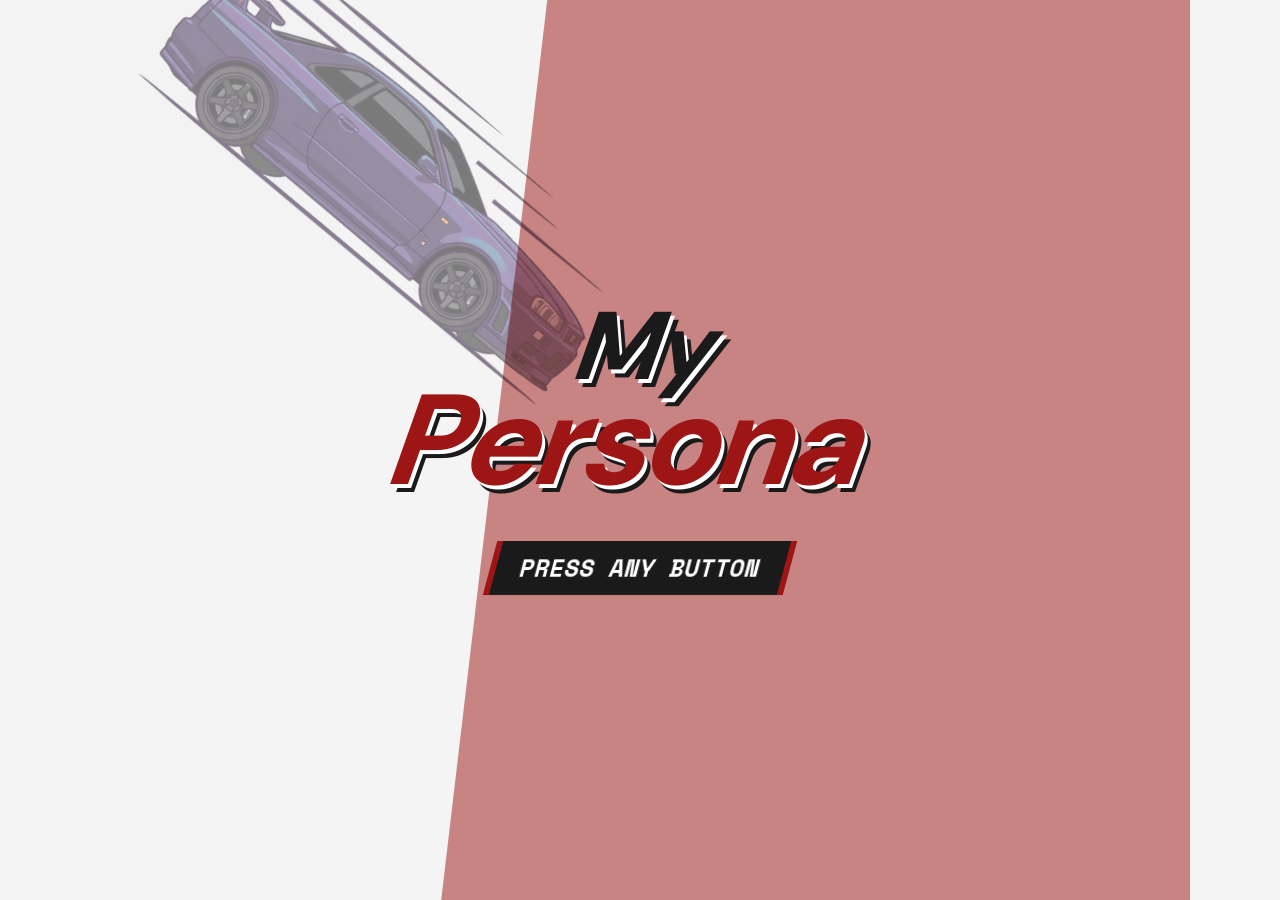
<file: Portfolio/index.html>
<!DOCTYPE html>
<html lang="en">

<head>
  <meta charset="UTF-8" />
  <meta name="viewport" content="width=device-width, initial-scale=1.0" />
  <title>Leonardo Tjong | Portfolio</title>
  <link rel="preconnect" href="https://fonts.googleapis.com" />
  <link rel="preconnect" href="https://fonts.gstatic.com" crossorigin />
  <link
    href="https://fonts.googleapis.com/css2?family=Space+Mono:wght@400;700&family=DM+Sans:opsz,wght@9..40,400;9..40,700;9..40,800&display=swap"
    rel="stylesheet" />
  <link rel="stylesheet" href="portfolio.css" />
</head>

<body>

  <!-- START SCREEN OVERLAY -->
  <section id="start-screen" class="start-screen" aria-label="Start Screen">
    <div class="start-screen-bg halftone-bg"></div>
    <img src="Images/r34.png" class="bg-car bg-car-1" aria-hidden="true" alt="" />
    <div class="start-screen-content">
      <h1 class="start-logo">
        <span class="logo-first">My</span>
        <span class="logo-last">Persona</span>
      </h1>
      <p class="press-any-button" aria-live="polite">Press Any Button</p>
    </div>
  </section>

  <!-- TRANSITION ASSET -->
  <img id="transition-car" src="Images/r34.png" alt="R34 Transition" class="transition-car" />

  <!-- MAIN CONTENT WRAPPER -->
  <main id="main-content" class="main-content hidden">

    <!-- NAV -->
    <nav>
      <div class="nav-logo">LT.Portfolio</div>
      <ul class="nav-links">
        <li><a href="#about">About</a></li>
        <li><a href="#skills">Skills</a></li>
        <li><a href="#experience">Experience</a></li>
        <li><a href="#projects">Projects</a></li>
        <li><a href="#contact">Contact</a></li>
      </ul>
    </nav>

    <!-- HERO -->
    <div class="hero">
      <div class="halftone-bg"></div>
      <div class="hero-content">
        <p class="hero-tag">// IT &amp; Computer Science Portfolio</p>
        <h1>Leonardo<br /><span>Tjong.</span></h1>
        <p class="hero-sub">
          IT student at UCF with a minor in Secure Computing &amp; Networks.
          Building across software, data, cloud, and security. Wherever the problem needs solving.
        </p>
        <div class="hero-cta">
          <a href="#projects" class="btn btn-primary"><span class="btn-inner">View Projects</span></a>
          <a href="#contact" class="btn btn-outline"><span class="btn-inner">Get in Touch</span></a>
        </div>
      </div>
    </div>

    <hr class="divider" />

    <!-- ABOUT -->
    <section id="about">
      <div class="reveal">
        <p class="section-label">// 01 / about</p>
        <h2 class="section-title">Who I Am</h2>
        <div class="about-grid">
          <div class="about-text">
            <p>
              I'm an Information Technology student at UCF with hands-on experience across
              software development, data analytics, cloud infrastructure, and cybersecurity.
              I pick up new tools fast and bring a detail-oriented approach to whatever I'm working on.
            </p>
            <p>
              From building end-to-end analytics pipelines and deploying machine learning models,
              to troubleshooting systems and working within secure network environments. I've
              developed a versatile skill set that translates across a wide range of IT roles.
            </p>
            <p>
              I'm actively seeking opportunities in data analytics, help desk, IT support,
              cybersecurity, or software development where I can contribute from day one
              and keep growing.
            </p>
          </div>
          <div class="about-details">
            <div class="detail-row">
              <span class="label">University</span>
              <span class="value">University of Central Florida</span>
            </div>
            <div class="detail-row">
              <span class="label">Major</span>
              <span class="value">Information Technology</span>
            </div>
            <div class="detail-row">
              <span class="label">Minor</span>
              <span class="value">Secure Computing &amp; Networks</span>
            </div>
            <div class="detail-row">
              <span class="label">Focus Areas</span>
              <span class="value">Data · Cloud · Security · Software Dev</span>
            </div>
          </div>
        </div>
      </div>
    </section>

    <hr class="divider" />

    <!-- SKILLS -->
    <section id="skills">
      <div class="reveal">
        <p class="section-label">// 02 / skills</p>
        <h2 class="section-title">Technical Skills</h2>
        <div class="skills-grid">
          <div class="skill-card">
            <div class="skill-icon">🐍</div>
            <div class="skill-name">Python</div>
            <div class="skill-desc">Data analysis, ML pipelines, automation, and end-to-end analytics workflows.</div>
          </div>
          <div class="skill-card">
            <div class="skill-icon">☕</div>
            <div class="skill-name">Java</div>
            <div class="skill-desc">Object-oriented programming, data structures, and algorithms.</div>
          </div>
          <div class="skill-card">
            <div class="skill-icon">🌐</div>
            <div class="skill-name">HTML / CSS</div>
            <div class="skill-desc">Semantic markup, responsive design, and accessible UI.</div>
          </div>
          <div class="skill-card">
            <div class="skill-icon">⚙️</div>
            <div class="skill-name">C</div>
            <div class="skill-desc">Low-level systems programming, memory management, OS concepts.</div>
          </div>
          <div class="skill-card">
            <div class="skill-icon">🗄️</div>
            <div class="skill-name">SQL</div>
            <div class="skill-desc">Querying, aggregation, joins, and data extraction for reporting and analysis.</div>
          </div>
          <div class="skill-card">
            <div class="skill-icon">📊</div>
            <div class="skill-name">Data Visualization</div>
            <div class="skill-desc">Executive dashboards and insight reporting using Matplotlib, Seaborn, and Pandas.
            </div>
          </div>
          <div class="skill-card">
            <div class="skill-icon">☁️</div>
            <div class="skill-name">AWS</div>
            <div class="skill-desc">Cloud foundations, security, and deployment. AWS certified.</div>
          </div>
          <div class="skill-card">
            <div class="skill-icon">🔒</div>
            <div class="skill-name">Cybersecurity</div>
            <div class="skill-desc">Secure computing, networking protocols, and threat mitigation.</div>
          </div>
          <div class="skill-card">
            <div class="skill-icon">🖥️</div>
            <div class="skill-name">Hardware &amp; IT Support</div>
            <div class="skill-desc">Installation, troubleshooting, and repair of hardware/software.</div>
          </div>
        </div>
      </div>
    </section>

    <hr class="divider" />

    <!-- EXPERIENCE -->
    <section id="experience">
      <div class="reveal">
        <p class="section-label">// 03 / experience</p>
        <h2 class="section-title">Work Experience</h2>
        <div class="experience-card">
          <div class="exp-header">
            <div>
              <div class="exp-title">Machine Learning Intern</div>
              <div class="exp-company">AI Camp</div>
            </div>
            <div class="exp-date">June 2022 – July 2022</div>
          </div>
          <ul class="exp-list">
            <li>Designed and developed front and back ends of AI-powered web projects using Python, HTML, and CSS.</li>
            <li>Built four deep learning and computer vision programs to detect objects of interest, identify issues,
              and locate bugs in a team environment.</li>
            <li>Engineered and deployed two machine learning models with real-world applications, including a parking
              space identification system.</li>
            <li>Enhanced proficiency in machine learning workflows and web development tooling.</li>
          </ul>
        </div>
      </div>
    </section>

    <hr class="divider" />

    <!-- CERTIFICATIONS -->
    <section id="certifications">
      <div class="reveal">
        <p class="section-label">// 04 / certifications</p>
        <h2 class="section-title">Certifications</h2>
        <div class="certs-grid">
          <div class="cert-card">
            <div class="cert-icon">☁️</div>
            <div>
              <div class="cert-name">AWS Academy Cloud Foundations</div>
              <div class="cert-issuer">Amazon Web Services</div>
            </div>
          </div>
          <div class="cert-card">
            <div class="cert-icon">🔐</div>
            <div>
              <div class="cert-name">AWS Academy Cloud Security Foundations</div>
              <div class="cert-issuer">Amazon Web Services</div>
            </div>
          </div>
          <div class="cert-card">
            <div class="cert-icon">🏅</div>
            <div>
              <div class="cert-name">AWS Cloud Certifications</div>
              <div class="cert-issuer">Amazon Web Services · Verified on Credly</div>
            </div>
          </div>
        </div>
      </div>
    </section>

    <hr class="divider" />

    <!-- PROJECTS -->
    <section id="projects">
      <div class="reveal">
        <p class="section-label">// 05 / projects</p>
        <h2 class="section-title">Relevant Projects</h2>
        <div class="projects-grid">

          <a class="project-card" href="KnightMaps.html" target="_blank" rel="noopener">
            <div class="project-num">01</div>
            <div class="project-name">KnightMaps</div>
            <div class="project-desc">
              A Human-Computer Interaction project focused on intuitive campus navigation
              and UX design for UCF students.
            </div>
            <div class="project-arrow">↗</div>
          </a>

          <a class="project-card" href="nile.html" target="_blank" rel="noopener">
            <div class="project-num">02</div>
            <div class="project-name">Nile.com</div>
            <div class="project-desc">
              A desktop ordering application built with Java Swing and Eclipse WindowBuilder -
              simulating a real e-commerce workflow from item search through transaction logging.
            </div>
            <div class="project-arrow">↗</div>
          </a>

          <a class="project-card" href="https://github.com/tjongleonardo/healthcare-dataset-analytics" target="_blank"
            rel="noopener">
            <div class="project-num">03</div>
            <div class="project-name">Healthcare Dataset Analytics</div>
            <div class="project-desc">
              End-to-end analytics pipeline investigating hospital billing patterns, length of stay,
              and operational cost drivers using Python, Pandas, and Matplotlib.
            </div>
            <div class="project-arrow">↗</div>
          </a>

          <a class="project-card" href="https://github.com/tjongleonardo" target="_blank" rel="noopener">
            <div class="project-num">04</div>
            <div class="project-name">ML &amp; Computer Vision Models</div>
            <div class="project-desc">
              Deep learning programs built during the AI Camp internship: object detection,
              bug identification, and real-world parking space recognition.
            </div>
            <div class="project-arrow">↗</div>
          </a>

          <a class="project-card" href="https://github.com/tjongleonardo" target="_blank" rel="noopener">
            <div class="project-num">05</div>
            <div class="project-name">More on GitHub →</div>
            <div class="project-desc">
              Explore all repositories including coursework, personal experiments,
              and open-source contributions.
            </div>
            <div class="project-arrow">↗</div>
          </a>


        </div>
      </div>
    </section>

    <hr class="divider" />

    <!-- CONTACT -->
    <section id="contact">
      <div class="reveal">
        <p class="section-label">// 06 / contact</p>
        <h2 class="section-title">Get In Touch</h2>
        <div class="contact-wrapper">
          <div class="contact-left">
            <h2>Let's work<br />together.</h2>
            <p>
              I'm open to data analytics, help desk, IT support, cybersecurity, cloud, and
              software development roles. Whether it's a full-time position, internship,
              or just a conversation, reach out.
            </p>
          </div>
          <div class="contact-links">
            <a class="contact-link" href="https://www.linkedin.com/in/leonardo-tjong-90444035a/" target="_blank"
              rel="noopener">
              <span class="contact-link-icon">💼</span>
              <div>
                <span class="contact-link-label">LinkedIn</span>
                <span class="contact-link-value">leonardo-tjong</span>
              </div>
            </a>
            <a class="contact-link" href="https://github.com/tjongleonardo" target="_blank" rel="noopener">
              <span class="contact-link-icon">🐙</span>
              <div>
                <span class="contact-link-label">GitHub</span>
                <span class="contact-link-value">tjongleonardo</span>
              </div>
            </a>
            <a class="contact-link" href="https://www.credly.com/users/leonardo-tjong" target="_blank" rel="noopener">
              <span class="contact-link-icon">🏅</span>
              <div>
                <span class="contact-link-label">Credly</span>
                <span class="contact-link-value">leonardo-tjong</span>
              </div>
            </a>
            <a class="contact-link" href="mailto:leonardo.tjong.28@gmail.com">
              <span class="contact-link-icon">✉️</span>
              <div>
                <span class="contact-link-label">Email</span>
                <span class="contact-link-value">leonardo.tjong.28@gmail.com</span>
              </div>
            </a>
          </div>
        </div>
      </div>
    </section>

    <footer>
      <p>© 2026 Leonardo Tjong. Persona 5 Inspired Page</p>
    </footer>

  </main> <!-- END MAIN CONTENT -->

  <script>
    document.body.classList.add('js-ready');

    // --- BACKGROUND CARS MOUSE FOLLOW LOGIC ---
    const bgCar1 = document.querySelector('.bg-car-1');

    let mouseX = window.innerWidth / 2;
    let mouseY = window.innerHeight / 2;

    // Start off screen
    let car1X = -500;
    let car1Y = -500;

    document.addEventListener('mousemove', (e) => {
      mouseX = e.clientX;
      mouseY = e.clientY;
    });

    let rafId;
    function animateCars() {
      const startScreenActive = document.getElementById('start-screen');
      if (!startScreenActive) return;

      const speed1 = 0.03;

      car1X += (mouseX - car1X) * speed1;
      car1Y += (mouseY - car1Y) * speed1;

      const dx1 = mouseX - car1X;
      const dy1 = mouseY - car1Y;
      const angle1 = Math.atan2(dy1, dx1) * (180 / Math.PI);

      // Rotate to follow cursor. Image natively faces left (180deg). 
      // If moving right (dx > 0), scaleY(-1) keeps it upright.
      if (bgCar1) {
        bgCar1.style.transform = `translate(${car1X}px, ${car1Y}px) translate(-50%, -50%) rotate(${angle1 - 180}deg) scaleY(${dx1 < 0 ? 1 : -1})`;
      }

      rafId = requestAnimationFrame(animateCars);
    }

    rafId = requestAnimationFrame(animateCars);

    // --- START SCREEN LOGIC ---
    const startScreen = document.getElementById('start-screen');
    const mainContent = document.getElementById('main-content');

    function initPortfolio() {
      if (!startScreen) return;

      const car = document.getElementById('transition-car');

      // Remove event listeners
      window.removeEventListener('click', initPortfolio);
      window.removeEventListener('keydown', initPortfolio);
      window.removeEventListener('touchstart', initPortfolio);

      if (car) {
        car.classList.add('car-zoom');

        // Wait for car to cover the screen before shattering
        setTimeout(() => {
          startScreen.classList.add('shatter-exit');
          mainContent.classList.remove('hidden');
          mainContent.classList.add('reveal-main');
        }, 400);

        // Cleanup DOM
        setTimeout(() => {
          startScreen.remove();
          car.remove();
        }, 1200);
      } else {
        startScreen.classList.add('shatter-exit');
        mainContent.classList.remove('hidden');
        mainContent.classList.add('reveal-main');
        setTimeout(() => startScreen.remove(), 800);
      }
    }

    // Listen for interaction
    if (startScreen) {
      window.addEventListener('click', initPortfolio);
      window.addEventListener('keydown', initPortfolio);
      window.addEventListener('touchstart', initPortfolio);
    }

    // --- SCROLL REVEAL LOGIC ---
    const reveals = document.querySelectorAll('.reveal');

    const observer = new IntersectionObserver((entries) => {
      entries.forEach(entry => {
        if (entry.isIntersecting) {
          entry.target.classList.add('visible');
          observer.unobserve(entry.target);
        }
      });
    }, {
      threshold: 0.05,
      rootMargin: '0px 0px -40px 0px'
    });

    reveals.forEach(el => observer.observe(el));
  </script>

</body>

</html>
</file>
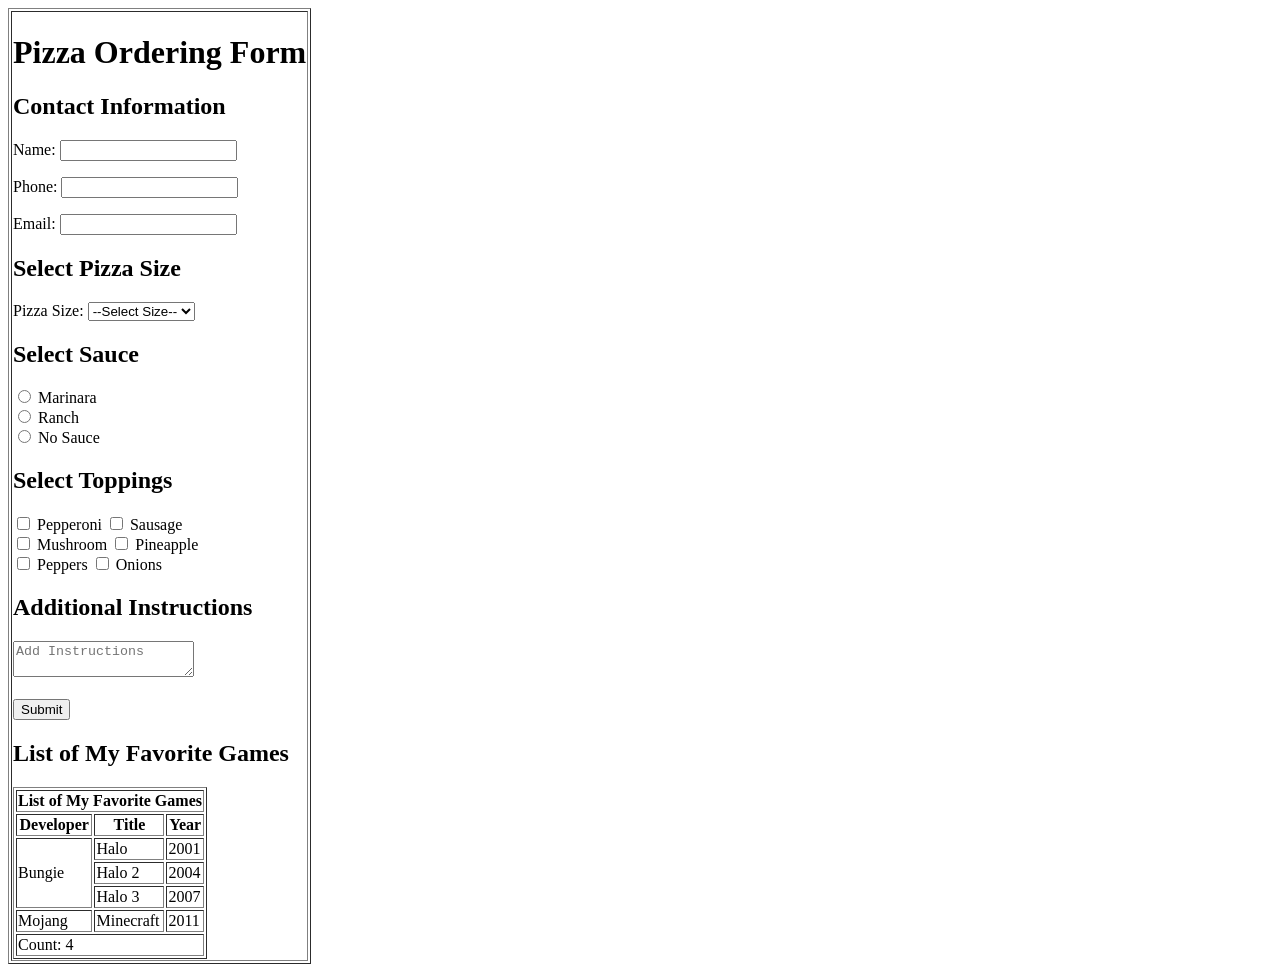
<file: Tables&Forms.html>
<!DOCTYPE html>
<html lang="en">
<head>
    <meta charset="UTF-8">
    <title>Tables & Forms Assignment</title>
</head>

<body>

<table border="1">
  <tr>
    <td>

      <form>

        <h1>Pizza Ordering Form</h1>

        <h2>Contact Information</h2>
        <p>Name: <input type="text" required></p>
        <p>Phone: <input type="tel" required></p>
        <p>Email: <input type="email" required></p>

        <h2>Select Pizza Size</h2>
        <p>
          Pizza Size:
          <select required>
            <option value="">--Select Size--</option>
            <option>Medium</option>
            <option>Large</option>
            <option>XLarge</option>
          </select>
        </p>

        <h2>Select Sauce</h2>
        <p>
          <input type="radio" name="sauce" required> Marinara<br>
          <input type="radio" name="sauce"> Ranch<br>
          <input type="radio" name="sauce"> No Sauce
        </p>

        <h2>Select Toppings</h2>
        <p>
          <input type="checkbox"> Pepperoni
          <input type="checkbox"> Sausage<br>
          <input type="checkbox"> Mushroom
          <input type="checkbox"> Pineapple<br>
          <input type="checkbox"> Peppers
          <input type="checkbox"> Onions
        </p>

        <h2>Additional Instructions</h2>
        <textarea placeholder="Add Instructions"></textarea><br><br>

        <input type="submit" value="Submit">

      </form>

      <h2>List of My Favorite Games</h2>

      <table border="1">
        <tr>
          <th colspan="3">List of My Favorite Games</th>
        </tr>
        <tr>
          <th>Developer</th>
          <th>Title</th>
          <th>Year</th>
        </tr>

        <tr>
          <td rowspan="3">Bungie</td>
          <td>Halo</td>
          <td>2001</td>
        </tr>
        <tr>
          <td>Halo 2</td>
          <td>2004</td>
        </tr>
        <tr>
          <td>Halo 3</td>
          <td>2007</td>
        </tr>

        <tr>
          <td>Mojang</td>
          <td>Minecraft</td>
          <td>2011</td>
        </tr>

        <tr>
          <td colspan="3">Count: 4</td>
        </tr>
      </table>

    </td>
  </tr>
</table>

</body>
</html>
</file>
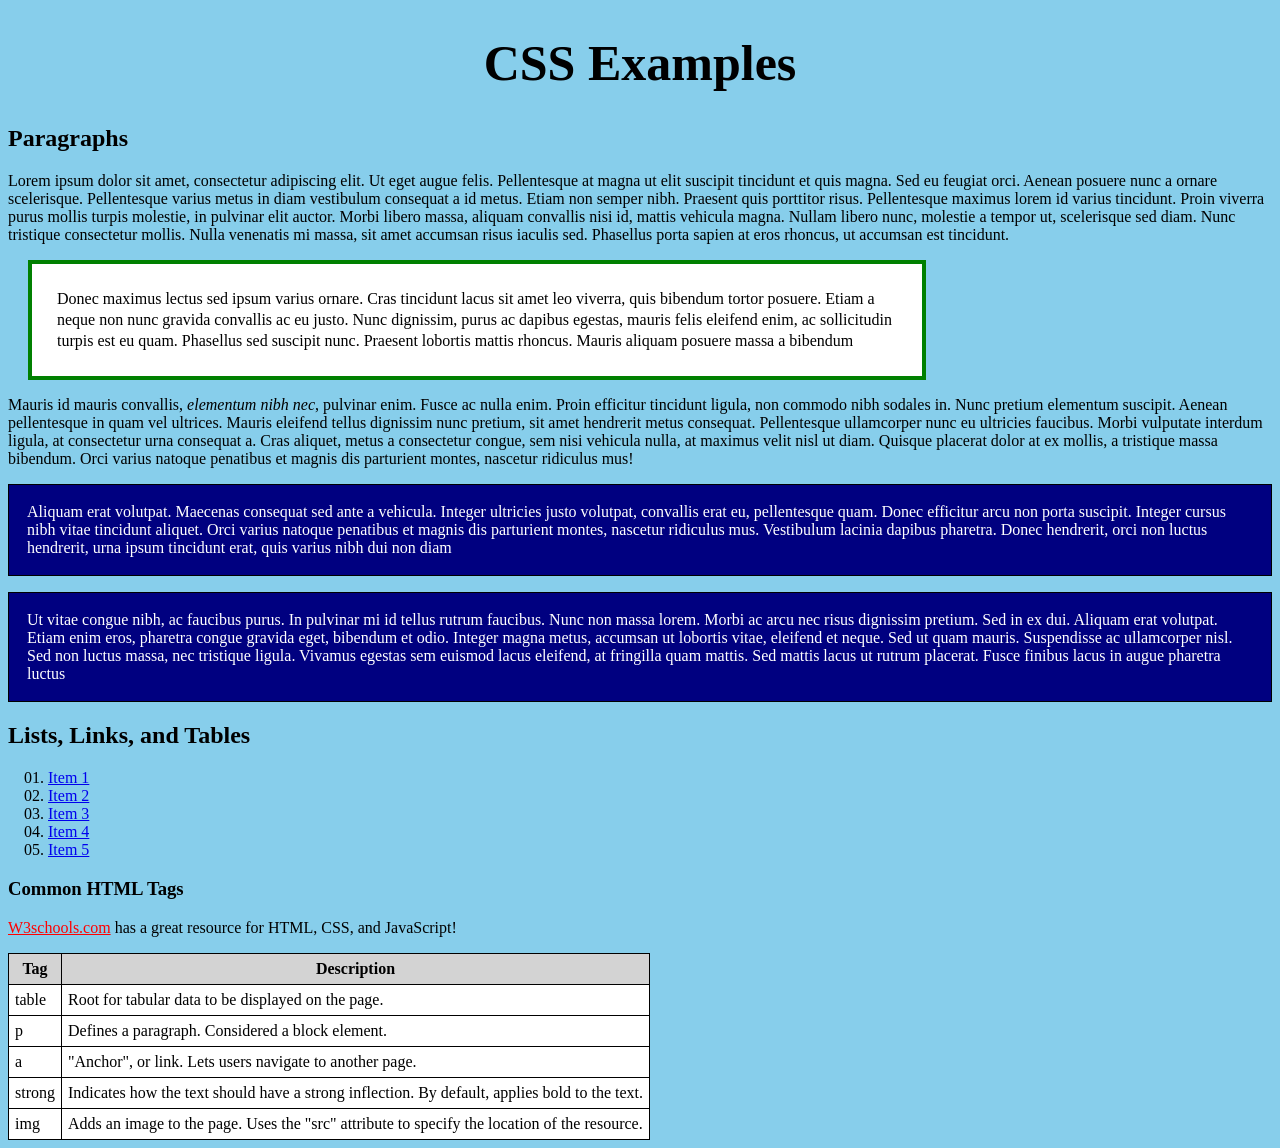
<file: Basic CSS/5_CSS1.html>
<!DOCTYPE html>

<html lang="en">
	<head>
		<title>CSS Examples</title>
		<link rel="stylesheet" href="5_css1.css">
	</head>
	
	<body>
		<h1>CSS Examples</h1>
		
		<article>
		<h2>Paragraphs</h2>
			<section>
				<p>Lorem ipsum dolor sit amet, consectetur adipiscing elit. Ut eget augue felis. Pellentesque at magna ut elit suscipit tincidunt et quis magna. Sed eu feugiat orci. Aenean posuere nunc a ornare scelerisque. Pellentesque varius metus in diam vestibulum consequat a id metus. Etiam non semper nibh. Praesent quis porttitor risus. Pellentesque maximus lorem id varius tincidunt. Proin viverra purus mollis turpis molestie, in pulvinar elit auctor. Morbi libero massa, aliquam convallis nisi id, mattis vehicula magna. Nullam libero nunc, molestie a tempor ut, scelerisque sed diam. Nunc tristique consectetur mollis. Nulla venenatis mi massa, sit amet accumsan risus iaculis sed. Phasellus porta sapien at eros rhoncus, ut accumsan est tincidunt.</p>
				<p id="paragraph2">Donec maximus lectus sed ipsum varius ornare. Cras tincidunt lacus sit amet leo viverra, quis bibendum tortor posuere. Etiam a neque non nunc gravida convallis ac eu justo. Nunc dignissim, purus ac dapibus egestas, mauris felis eleifend enim, ac sollicitudin turpis est eu quam. Phasellus sed suscipit nunc. Praesent lobortis mattis rhoncus. Mauris aliquam posuere massa a bibendum</p>
			</section>
			<section>
				<p>Mauris id mauris convallis, <em>elementum nibh nec</em>, pulvinar enim. Fusce ac nulla enim. Proin efficitur tincidunt ligula, non commodo nibh sodales in. Nunc pretium elementum suscipit. Aenean pellentesque in quam vel ultrices. Mauris eleifend tellus dignissim nunc pretium, sit amet hendrerit metus consequat. Pellentesque ullamcorper nunc eu ultricies faucibus. Morbi vulputate interdum ligula, at consectetur urna consequat a. Cras aliquet, metus a consectetur congue, sem nisi vehicula nulla, at maximus velit nisl ut diam. Quisque placerat dolor at ex mollis, a tristique massa bibendum. Orci varius natoque penatibus et magnis dis parturient montes, nascetur ridiculus mus!</p>
				<p class="blue">Aliquam erat volutpat. Maecenas consequat sed ante a vehicula. Integer ultricies justo volutpat, convallis erat eu, pellentesque quam. Donec efficitur arcu non porta suscipit. Integer cursus nibh vitae tincidunt aliquet. Orci varius natoque penatibus et magnis dis parturient montes, nascetur ridiculus mus. Vestibulum lacinia dapibus pharetra. Donec hendrerit, orci non luctus hendrerit, urna ipsum tincidunt erat, quis varius nibh dui non diam</p>
				<p class="blue">Ut vitae congue nibh, ac faucibus purus. In pulvinar mi id tellus rutrum faucibus. Nunc non massa lorem. Morbi ac arcu nec risus dignissim pretium. Sed in ex dui. Aliquam erat volutpat. Etiam enim eros, pharetra congue gravida eget, bibendum et odio. Integer magna metus, accumsan ut lobortis vitae, eleifend et neque. Sed ut quam mauris. Suspendisse ac ullamcorper nisl. Sed non luctus massa, nec tristique ligula. Vivamus egestas sem euismod lacus eleifend, at fringilla quam mattis. Sed mattis lacus ut rutrum placerat. Fusce finibus lacus in augue pharetra luctus</p>
			</section>
		</article>
		
		<article>
			<h2>Lists, Links, and Tables</h2>
			<ol>
				<li><a href="#">Item 1</a></li>
				<li><a href="#">Item 2</a></li>
				<li><a href="#">Item 3</a></li>
				<li><a href="#">Item 4</a></li>
				<li><a href="#">Item 5</a></li>
			</ol>
			
			<section>
				<h3>Common HTML Tags</h3>
				
				<p><a href="http://www.w3schools.com" target="_blank" >W3schools.com</a> has a great resource for HTML, CSS, and JavaScript!</p>
				
				<table>
					<tr>
						<th>Tag</th><th>Description</th>
					</tr>
					<tr>
						<td>table</td><td>Root for tabular data to be displayed on the page.</td>
					</tr>
					<tr>
						<td>p</td><td>Defines a paragraph.  Considered a block element.</td>
					</tr>
					<tr>
						<td>a</td><td>"Anchor", or link.  Lets users navigate to another page.</td>
					</tr>
					<tr>
						<td>strong</td><td>Indicates how the text should have a strong inflection.  By default, applies bold to the text.</td>
					</tr>
					<tr>
						<td>img</td><td>Adds an image to the page.  Uses the "src" attribute to specify the location of the resource.</td>
					</tr>
				</table>
			</section>
			
		</article>
	</body>
</html>
</file>
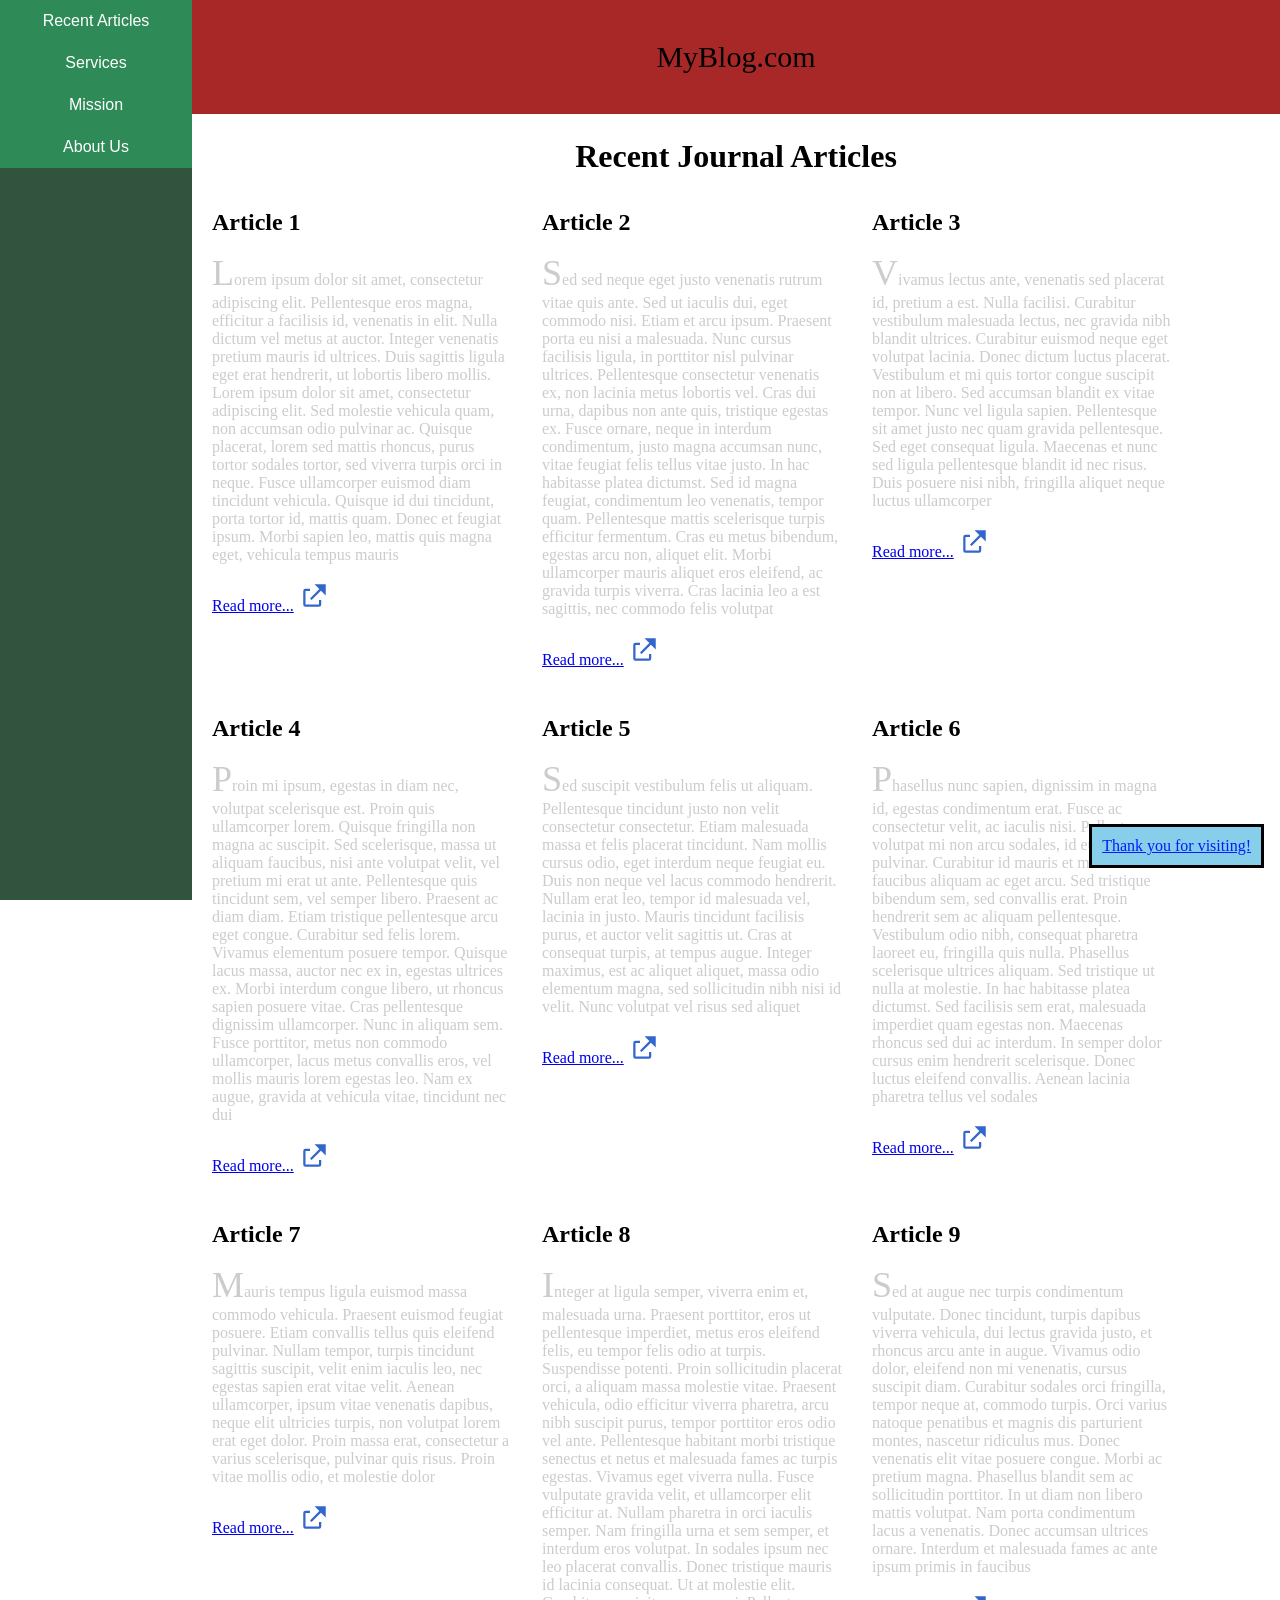
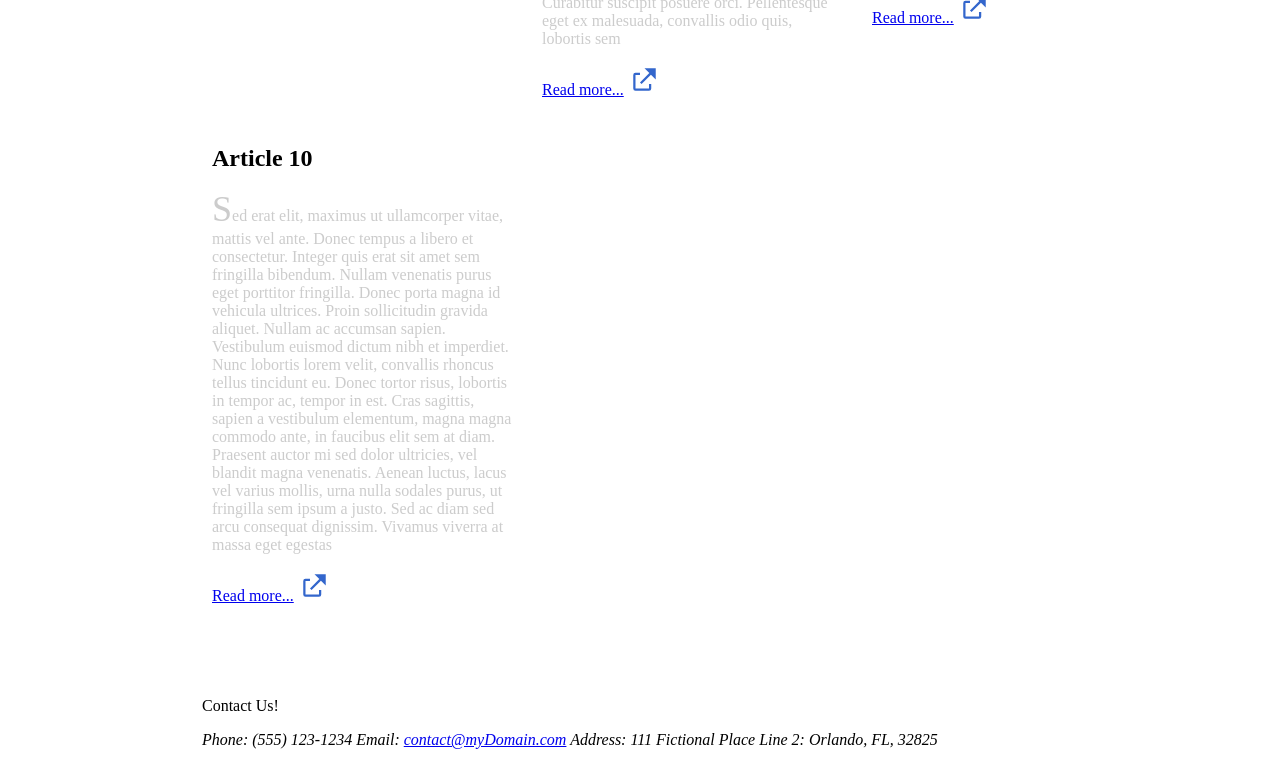
<file: CSS Transitions/transition.html>
<!DOCTYPE html>
<html lang="en">
    <head>
        <link rel="stylesheet" href="transition.css">
    </head>

    <body>
		
		<nav id="menuItems">
			<button id="recentArticles" href="recent.html">Recent Articles</button>
			
			<ul id="jumpMenu">
				<li><a href="#a1">Article 1</a></li>
				<li><a href="#a2">Article 2</a></li>
				<li><a href="#a3">Article 3</a></li>
				<li><a href="#a4">Article 4</a></li>
				<li><a href="#a5">Article 5</a></li>
				<li><a href="#a6">Article 6</a></li>
				<li><a href="#a7">Article 7</a></li>
				<li><a href="#a8">Article 8</a></li>
				<li><a href="#a9">Article 9</a></li>
				<li><a href="#a10">Article 10</a></li>
			</ul>
		
			<button href="services.html">Services</button>
			<button href="mission.html">Mission</button>
			<button href="about.html">About Us</button>
		</nav>
		
        <main>
		
			<header>
				<p>MyBlog.com</p>
			</header>
            
            <h1>Recent Journal Articles</h1>

            <div id="container">
                <article id="a1">
                    <h2>Article 1</h2>
                    <p>Lorem ipsum dolor sit amet, consectetur adipiscing elit. Pellentesque eros magna, efficitur a facilisis id, venenatis in elit. Nulla dictum vel metus at auctor. Integer venenatis pretium mauris id ultrices. Duis sagittis ligula eget erat hendrerit, ut lobortis libero mollis. Lorem ipsum dolor sit amet, consectetur adipiscing elit. Sed molestie vehicula quam, non accumsan odio pulvinar ac. Quisque placerat, lorem sed mattis rhoncus, purus tortor sodales tortor, sed viverra turpis orci in neque. Fusce ullamcorper euismod diam tincidunt vehicula. Quisque id dui tincidunt, porta tortor id, mattis quam. Donec et feugiat ipsum. Morbi sapien leo, mattis quis magna eget, vehicula tempus mauris</p>
                    <p><a href="http://www.google.com">Read more...</a></p>
                </article>

                <article id="a2">
                    <h2>Article 2</h2>
                    <p>Sed sed neque eget justo venenatis rutrum vitae quis ante. Sed ut iaculis dui, eget commodo nisi. Etiam et arcu ipsum. Praesent porta eu nisi a malesuada. Nunc cursus facilisis ligula, in porttitor nisl pulvinar ultrices. Pellentesque consectetur venenatis ex, non lacinia metus lobortis vel. Cras dui urna, dapibus non ante quis, tristique egestas ex. Fusce ornare, neque in interdum condimentum, justo magna accumsan nunc, vitae feugiat felis tellus vitae justo. In hac habitasse platea dictumst. Sed id magna feugiat, condimentum leo venenatis, tempor quam. Pellentesque mattis scelerisque turpis efficitur fermentum. Cras eu metus bibendum, egestas arcu non, aliquet elit. Morbi ullamcorper mauris aliquet eros eleifend, ac gravida turpis viverra. Cras lacinia leo a est sagittis, nec commodo felis volutpat</p>
                    <p><a href="http://www.google.com">Read more...</a></p>
                </article>

                <article id="a3">
                    <h2>Article 3</h2>
                    <p>Vivamus lectus ante, venenatis sed placerat id, pretium a est. Nulla facilisi. Curabitur vestibulum malesuada lectus, nec gravida nibh blandit ultrices. Curabitur euismod neque eget volutpat lacinia. Donec dictum luctus placerat. Vestibulum et mi quis tortor congue suscipit non at libero. Sed accumsan blandit ex vitae tempor. Nunc vel ligula sapien. Pellentesque sit amet justo nec quam gravida pellentesque. Sed eget consequat ligula. Maecenas et nunc sed ligula pellentesque blandit id nec risus. Duis posuere nisi nibh, fringilla aliquet neque luctus ullamcorper</p>
                    <p><a href="http://www.google.com">Read more...</a></p>
                </article>

                <article id="a4">
                    <h2>Article 4</h2>
                    <p>Proin mi ipsum, egestas in diam nec, volutpat scelerisque est. Proin quis ullamcorper lorem. Quisque fringilla non magna ac suscipit. Sed scelerisque, massa ut aliquam faucibus, nisi ante volutpat velit, vel pretium mi erat ut ante. Pellentesque quis tincidunt sem, vel semper libero. Praesent ac diam diam. Etiam tristique pellentesque arcu eget congue. Curabitur sed felis lorem. Vivamus elementum posuere tempor. Quisque lacus massa, auctor nec ex in, egestas ultrices ex. Morbi interdum congue libero, ut rhoncus sapien posuere vitae. Cras pellentesque dignissim ullamcorper. Nunc in aliquam sem. Fusce porttitor, metus non commodo ullamcorper, lacus metus convallis eros, vel mollis mauris lorem egestas leo. Nam ex augue, gravida at vehicula vitae, tincidunt nec dui</p>
                    <p><a href="http://www.google.com">Read more...</a></p>
                </article>

                <article id="a5">
                    <h2>Article 5</h2>
                    <p>Sed suscipit vestibulum felis ut aliquam. Pellentesque tincidunt justo non velit consectetur consectetur. Etiam malesuada massa et felis placerat tincidunt. Nam mollis cursus odio, eget interdum neque feugiat eu. Duis non neque vel lacus commodo hendrerit. Nullam erat leo, tempor id malesuada vel, lacinia in justo. Mauris tincidunt facilisis purus, et auctor velit sagittis ut. Cras at consequat turpis, at tempus augue. Integer maximus, est ac aliquet aliquet, massa odio elementum magna, sed sollicitudin nibh nisi id velit. Nunc volutpat vel risus sed aliquet</p>
                    <p><a href="http://www.google.com">Read more...</a></p>
                </article>

                <article id="a6">
                    <h2>Article 6</h2>
                    <p>Phasellus nunc sapien, dignissim in magna id, egestas condimentum erat. Fusce ac consectetur velit, ac iaculis nisi. Pellentesque volutpat mi non arcu sodales, id euismod sem pulvinar. Curabitur id mauris et metus faucibus aliquam ac eget arcu. Sed tristique bibendum sem, sed convallis erat. Proin hendrerit sem ac aliquam pellentesque. Vestibulum odio nibh, consequat pharetra laoreet eu, fringilla quis nulla. Phasellus scelerisque ultrices aliquam. Sed tristique ut nulla at molestie. In hac habitasse platea dictumst. Sed facilisis sem erat, malesuada imperdiet quam egestas non. Maecenas rhoncus sed dui ac interdum. In semper dolor cursus enim hendrerit scelerisque. Donec luctus eleifend convallis. Aenean lacinia pharetra tellus vel sodales</p>
                    <p><a href="http://www.google.com">Read more...</a></p>
                </article>

                <article id="a7">
                    <h2>Article 7</h2>
                    <p>Mauris tempus ligula euismod massa commodo vehicula. Praesent euismod feugiat posuere. Etiam convallis tellus quis eleifend pulvinar. Nullam tempor, turpis tincidunt sagittis suscipit, velit enim iaculis leo, nec egestas sapien erat vitae velit. Aenean ullamcorper, ipsum vitae venenatis dapibus, neque elit ultricies turpis, non volutpat lorem erat eget dolor. Proin massa erat, consectetur a varius scelerisque, pulvinar quis risus. Proin vitae mollis odio, et molestie dolor</p>
                    <p><a href="http://www.google.com">Read more...</a></p>
                </article>

                <article id="a8">
                    <h2>Article 8</h2>
                    <p>Integer at ligula semper, viverra enim et, malesuada urna. Praesent porttitor, eros ut pellentesque imperdiet, metus eros eleifend felis, eu tempor felis odio at turpis. Suspendisse potenti. Proin sollicitudin placerat orci, a aliquam massa molestie vitae. Praesent vehicula, odio efficitur viverra pharetra, arcu nibh suscipit purus, tempor porttitor eros odio vel ante. Pellentesque habitant morbi tristique senectus et netus et malesuada fames ac turpis egestas. Vivamus eget viverra nulla. Fusce vulputate gravida velit, et ullamcorper elit efficitur at. Nullam pharetra in orci iaculis semper. Nam fringilla urna et sem semper, et interdum eros volutpat. In sodales ipsum nec leo placerat convallis. Donec tristique mauris id lacinia consequat. Ut at molestie elit. Curabitur suscipit posuere orci. Pellentesque eget ex malesuada, convallis odio quis, lobortis sem</p>
                    <p><a href="http://www.google.com">Read more...</a></p>
                </article>

                <article id="a9">
                    <h2>Article 9</h2>
                    <p>Sed at augue nec turpis condimentum vulputate. Donec tincidunt, turpis dapibus viverra vehicula, dui lectus gravida justo, et rhoncus arcu ante in augue. Vivamus odio dolor, eleifend non mi venenatis, cursus suscipit diam. Curabitur sodales orci fringilla, tempor neque at, commodo turpis. Orci varius natoque penatibus et magnis dis parturient montes, nascetur ridiculus mus. Donec venenatis elit vitae posuere congue. Morbi ac pretium magna. Phasellus blandit sem ac sollicitudin porttitor. In ut diam non libero mattis volutpat. Nam porta condimentum lacus a venenatis. Donec accumsan ultrices ornare. Interdum et malesuada fames ac ante ipsum primis in faucibus</p>
                    <p><a href="http://www.google.com">Read more...</a></p>
                </article>

                <article id="a10">
                    <h2>Article 10</h2>
                    <p>Sed erat elit, maximus ut ullamcorper vitae, mattis vel ante. Donec tempus a libero et consectetur. Integer quis erat sit amet sem fringilla bibendum. Nullam venenatis purus eget porttitor fringilla. Donec porta magna id vehicula ultrices. Proin sollicitudin gravida aliquet. Nullam ac accumsan sapien. Vestibulum euismod dictum nibh et imperdiet. Nunc lobortis lorem velit, convallis rhoncus tellus tincidunt eu. Donec tortor risus, lobortis in tempor ac, tempor in est. Cras sagittis, sapien a vestibulum elementum, magna magna commodo ante, in faucibus elit sem at diam. Praesent auctor mi sed dolor ultricies, vel blandit magna venenatis. Aenean luctus, lacus vel varius mollis, urna nulla sodales purus, ut fringilla sem ipsum a justo. Sed ac diam sed arcu consequat dignissim. Vivamus viverra at massa eget egestas</p>
                    <p><a href="http://www.google.com">Read more...</a></p>
                </article>
            </div>
			
			<p id="thanks"><a href="#">Thank you for visiting!</a></p>

            <footer>
                <p>Contact Us!</p>
                <address>
                    <div>
                        <span>Phone:</span> <span>(555) 123-1234</span>
                        <span>Email:</span> </span><a href="#">contact@myDomain.com</a></span>
                        <span>Address:</span> <span>111 Fictional Place</span>
                        <span>Line 2:</span> <span>Orlando, FL, 32825</span>
                    </div>
                </address>
				
            </footer>
        </main>
    </body>
</html>
</file>
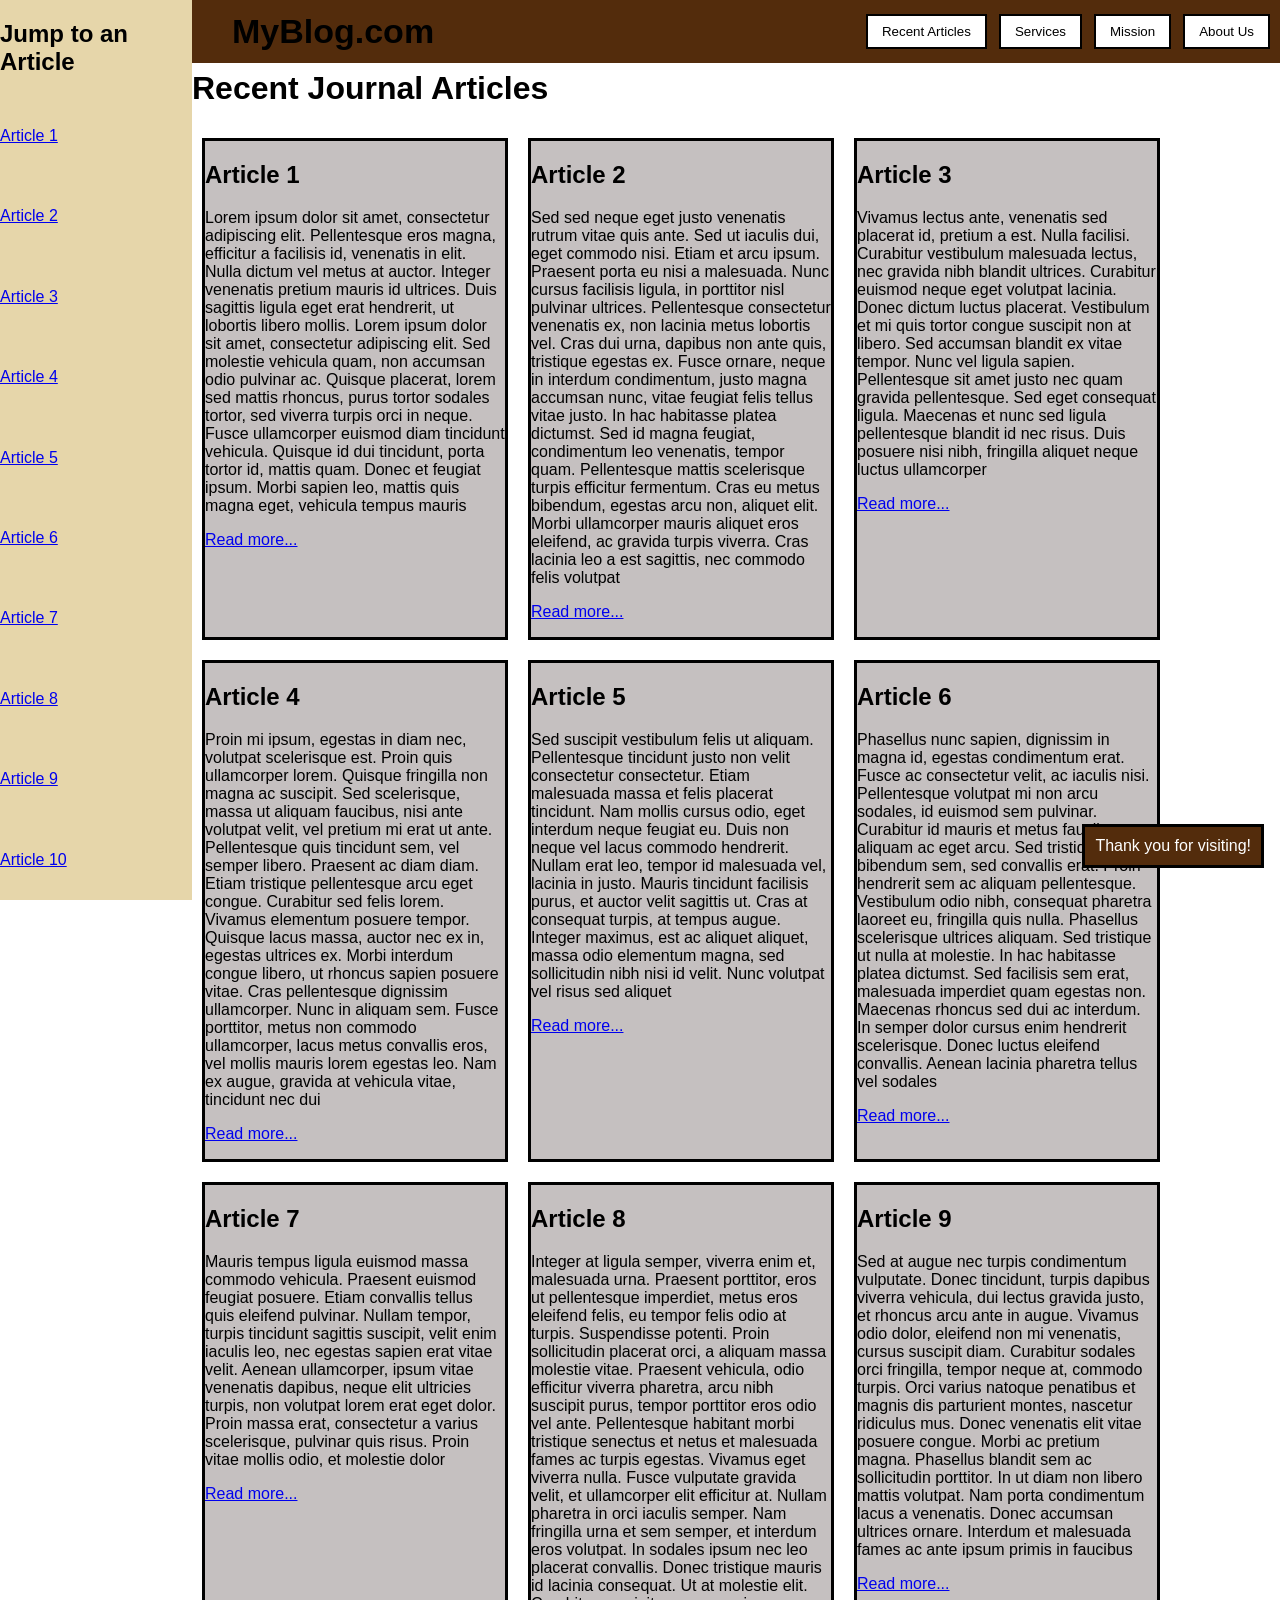
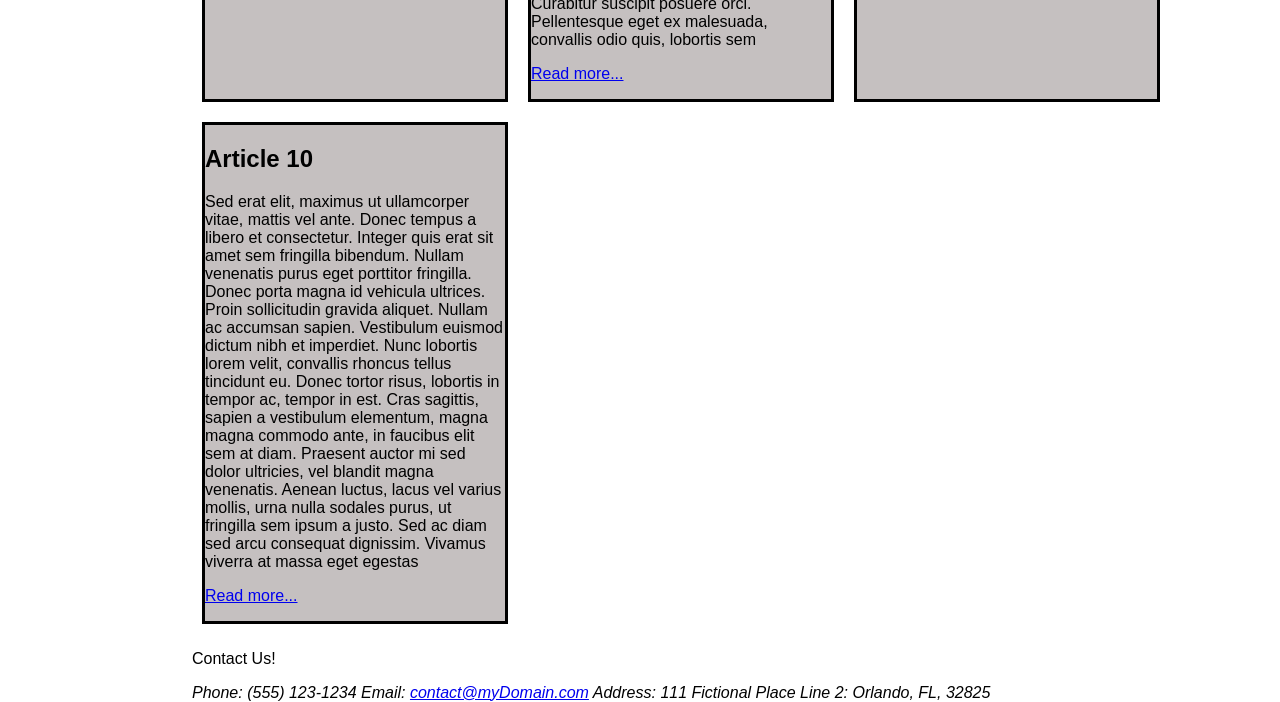
<file: CSS-Positioning/positioning.html>
<!DOCTYPE html>
<html lang="en">
    <head>
        <link rel="stylesheet" href="css.css">
    </head>

    <body>
		<nav id="jumpMenu">
            <h2>Jump to an Article</h2>
            <a href="#a1">Article 1</a><br>
            <a href="#a2">Article 2</a><br>
            <a href="#a3">Article 3</a><br>
            <a href="#a4">Article 4</a><br>
            <a href="#a5">Article 5</a><br>
            <a href="#a6">Article 6</a><br>
            <a href="#a7">Article 7</a><br>
            <a href="#a8">Article 8</a><br>
            <a href="#a9">Article 9</a><br>
			<a href="#a10">Article 10</a>
        </nav>
		
        <main>		
		
			<header>
				<p>MyBlog.com</p>
				<nav>
					<button href="recent.html">Recent Articles</button>
					<button href="services.html">Services</button>
					<button href="mission.html">Mission</button>
					<button href="about.html">About Us</button>
				</nav>
			</header>
            
            <h1>Recent Journal Articles</h1>

            <div id="container">
                <article id="a1">
                    <h2>Article 1</h2>
                    <p>Lorem ipsum dolor sit amet, consectetur adipiscing elit. Pellentesque eros magna, efficitur a facilisis id, venenatis in elit. Nulla dictum vel metus at auctor. Integer venenatis pretium mauris id ultrices. Duis sagittis ligula eget erat hendrerit, ut lobortis libero mollis. Lorem ipsum dolor sit amet, consectetur adipiscing elit. Sed molestie vehicula quam, non accumsan odio pulvinar ac. Quisque placerat, lorem sed mattis rhoncus, purus tortor sodales tortor, sed viverra turpis orci in neque. Fusce ullamcorper euismod diam tincidunt vehicula. Quisque id dui tincidunt, porta tortor id, mattis quam. Donec et feugiat ipsum. Morbi sapien leo, mattis quis magna eget, vehicula tempus mauris</p>
                    <p><a href="#">Read more...</a></p>
                </article>

                <article id="a2">
                    <h2>Article 2</h2>
                    <p>Sed sed neque eget justo venenatis rutrum vitae quis ante. Sed ut iaculis dui, eget commodo nisi. Etiam et arcu ipsum. Praesent porta eu nisi a malesuada. Nunc cursus facilisis ligula, in porttitor nisl pulvinar ultrices. Pellentesque consectetur venenatis ex, non lacinia metus lobortis vel. Cras dui urna, dapibus non ante quis, tristique egestas ex. Fusce ornare, neque in interdum condimentum, justo magna accumsan nunc, vitae feugiat felis tellus vitae justo. In hac habitasse platea dictumst. Sed id magna feugiat, condimentum leo venenatis, tempor quam. Pellentesque mattis scelerisque turpis efficitur fermentum. Cras eu metus bibendum, egestas arcu non, aliquet elit. Morbi ullamcorper mauris aliquet eros eleifend, ac gravida turpis viverra. Cras lacinia leo a est sagittis, nec commodo felis volutpat</p>
                    <p><a href="#">Read more...</a></p>
                </article>

                <article id="a3">
                    <h2>Article 3</h2>
                    <p>Vivamus lectus ante, venenatis sed placerat id, pretium a est. Nulla facilisi. Curabitur vestibulum malesuada lectus, nec gravida nibh blandit ultrices. Curabitur euismod neque eget volutpat lacinia. Donec dictum luctus placerat. Vestibulum et mi quis tortor congue suscipit non at libero. Sed accumsan blandit ex vitae tempor. Nunc vel ligula sapien. Pellentesque sit amet justo nec quam gravida pellentesque. Sed eget consequat ligula. Maecenas et nunc sed ligula pellentesque blandit id nec risus. Duis posuere nisi nibh, fringilla aliquet neque luctus ullamcorper</p>
                    <p><a href="#">Read more...</a></p>
                </article>

                <article id="a4">
                    <h2>Article 4</h2>
                    <p>Proin mi ipsum, egestas in diam nec, volutpat scelerisque est. Proin quis ullamcorper lorem. Quisque fringilla non magna ac suscipit. Sed scelerisque, massa ut aliquam faucibus, nisi ante volutpat velit, vel pretium mi erat ut ante. Pellentesque quis tincidunt sem, vel semper libero. Praesent ac diam diam. Etiam tristique pellentesque arcu eget congue. Curabitur sed felis lorem. Vivamus elementum posuere tempor. Quisque lacus massa, auctor nec ex in, egestas ultrices ex. Morbi interdum congue libero, ut rhoncus sapien posuere vitae. Cras pellentesque dignissim ullamcorper. Nunc in aliquam sem. Fusce porttitor, metus non commodo ullamcorper, lacus metus convallis eros, vel mollis mauris lorem egestas leo. Nam ex augue, gravida at vehicula vitae, tincidunt nec dui</p>
                    <p><a href="#">Read more...</a></p>
                </article>

                <article id="a5">
                    <h2>Article 5</h2>
                    <p>Sed suscipit vestibulum felis ut aliquam. Pellentesque tincidunt justo non velit consectetur consectetur. Etiam malesuada massa et felis placerat tincidunt. Nam mollis cursus odio, eget interdum neque feugiat eu. Duis non neque vel lacus commodo hendrerit. Nullam erat leo, tempor id malesuada vel, lacinia in justo. Mauris tincidunt facilisis purus, et auctor velit sagittis ut. Cras at consequat turpis, at tempus augue. Integer maximus, est ac aliquet aliquet, massa odio elementum magna, sed sollicitudin nibh nisi id velit. Nunc volutpat vel risus sed aliquet</p>
                    <p><a href="#">Read more...</a></p>
                </article>

                <article id="a6">
                    <h2>Article 6</h2>
                    <p>Phasellus nunc sapien, dignissim in magna id, egestas condimentum erat. Fusce ac consectetur velit, ac iaculis nisi. Pellentesque volutpat mi non arcu sodales, id euismod sem pulvinar. Curabitur id mauris et metus faucibus aliquam ac eget arcu. Sed tristique bibendum sem, sed convallis erat. Proin hendrerit sem ac aliquam pellentesque. Vestibulum odio nibh, consequat pharetra laoreet eu, fringilla quis nulla. Phasellus scelerisque ultrices aliquam. Sed tristique ut nulla at molestie. In hac habitasse platea dictumst. Sed facilisis sem erat, malesuada imperdiet quam egestas non. Maecenas rhoncus sed dui ac interdum. In semper dolor cursus enim hendrerit scelerisque. Donec luctus eleifend convallis. Aenean lacinia pharetra tellus vel sodales</p>
                    <p><a href="#">Read more...</a></p>
                </article>

                <article id="a7">
                    <h2>Article 7</h2>
                    <p>Mauris tempus ligula euismod massa commodo vehicula. Praesent euismod feugiat posuere. Etiam convallis tellus quis eleifend pulvinar. Nullam tempor, turpis tincidunt sagittis suscipit, velit enim iaculis leo, nec egestas sapien erat vitae velit. Aenean ullamcorper, ipsum vitae venenatis dapibus, neque elit ultricies turpis, non volutpat lorem erat eget dolor. Proin massa erat, consectetur a varius scelerisque, pulvinar quis risus. Proin vitae mollis odio, et molestie dolor</p>
                    <p><a href="#">Read more...</a></p>
                </article>

                <article id="a8">
                    <h2>Article 8</h2>
                    <p>Integer at ligula semper, viverra enim et, malesuada urna. Praesent porttitor, eros ut pellentesque imperdiet, metus eros eleifend felis, eu tempor felis odio at turpis. Suspendisse potenti. Proin sollicitudin placerat orci, a aliquam massa molestie vitae. Praesent vehicula, odio efficitur viverra pharetra, arcu nibh suscipit purus, tempor porttitor eros odio vel ante. Pellentesque habitant morbi tristique senectus et netus et malesuada fames ac turpis egestas. Vivamus eget viverra nulla. Fusce vulputate gravida velit, et ullamcorper elit efficitur at. Nullam pharetra in orci iaculis semper. Nam fringilla urna et sem semper, et interdum eros volutpat. In sodales ipsum nec leo placerat convallis. Donec tristique mauris id lacinia consequat. Ut at molestie elit. Curabitur suscipit posuere orci. Pellentesque eget ex malesuada, convallis odio quis, lobortis sem</p>
                    <p><a href="#">Read more...</a></p>
                </article>

                <article id="a9">
                    <h2>Article 9</h2>
                    <p>Sed at augue nec turpis condimentum vulputate. Donec tincidunt, turpis dapibus viverra vehicula, dui lectus gravida justo, et rhoncus arcu ante in augue. Vivamus odio dolor, eleifend non mi venenatis, cursus suscipit diam. Curabitur sodales orci fringilla, tempor neque at, commodo turpis. Orci varius natoque penatibus et magnis dis parturient montes, nascetur ridiculus mus. Donec venenatis elit vitae posuere congue. Morbi ac pretium magna. Phasellus blandit sem ac sollicitudin porttitor. In ut diam non libero mattis volutpat. Nam porta condimentum lacus a venenatis. Donec accumsan ultrices ornare. Interdum et malesuada fames ac ante ipsum primis in faucibus</p>
                    <p><a href="#">Read more...</a></p>
                </article>

                <article id="a10">
                    <h2>Article 10</h2>
                    <p>Sed erat elit, maximus ut ullamcorper vitae, mattis vel ante. Donec tempus a libero et consectetur. Integer quis erat sit amet sem fringilla bibendum. Nullam venenatis purus eget porttitor fringilla. Donec porta magna id vehicula ultrices. Proin sollicitudin gravida aliquet. Nullam ac accumsan sapien. Vestibulum euismod dictum nibh et imperdiet. Nunc lobortis lorem velit, convallis rhoncus tellus tincidunt eu. Donec tortor risus, lobortis in tempor ac, tempor in est. Cras sagittis, sapien a vestibulum elementum, magna magna commodo ante, in faucibus elit sem at diam. Praesent auctor mi sed dolor ultricies, vel blandit magna venenatis. Aenean luctus, lacus vel varius mollis, urna nulla sodales purus, ut fringilla sem ipsum a justo. Sed ac diam sed arcu consequat dignissim. Vivamus viverra at massa eget egestas</p>
                    <p><a href="#">Read more...</a></p>
                </article>
            </div>
			
			<p id="thanks">Thank you for visiting!</p>

            <footer>
                <p>Contact Us!</p>
                <address>
                    <div>
                        <span>Phone:</span> <span>(555) 123-1234</span>
                        <span>Email:</span> </span><a href="#">contact@myDomain.com</a></span>
                        <span>Address:</span> <span>111 Fictional Place</span>
                        <span>Line 2:</span> <span>Orlando, FL, 32825</span>
                    </div>
                </address>
				
            </footer>
        </main>
    </body>
</html>
</file>
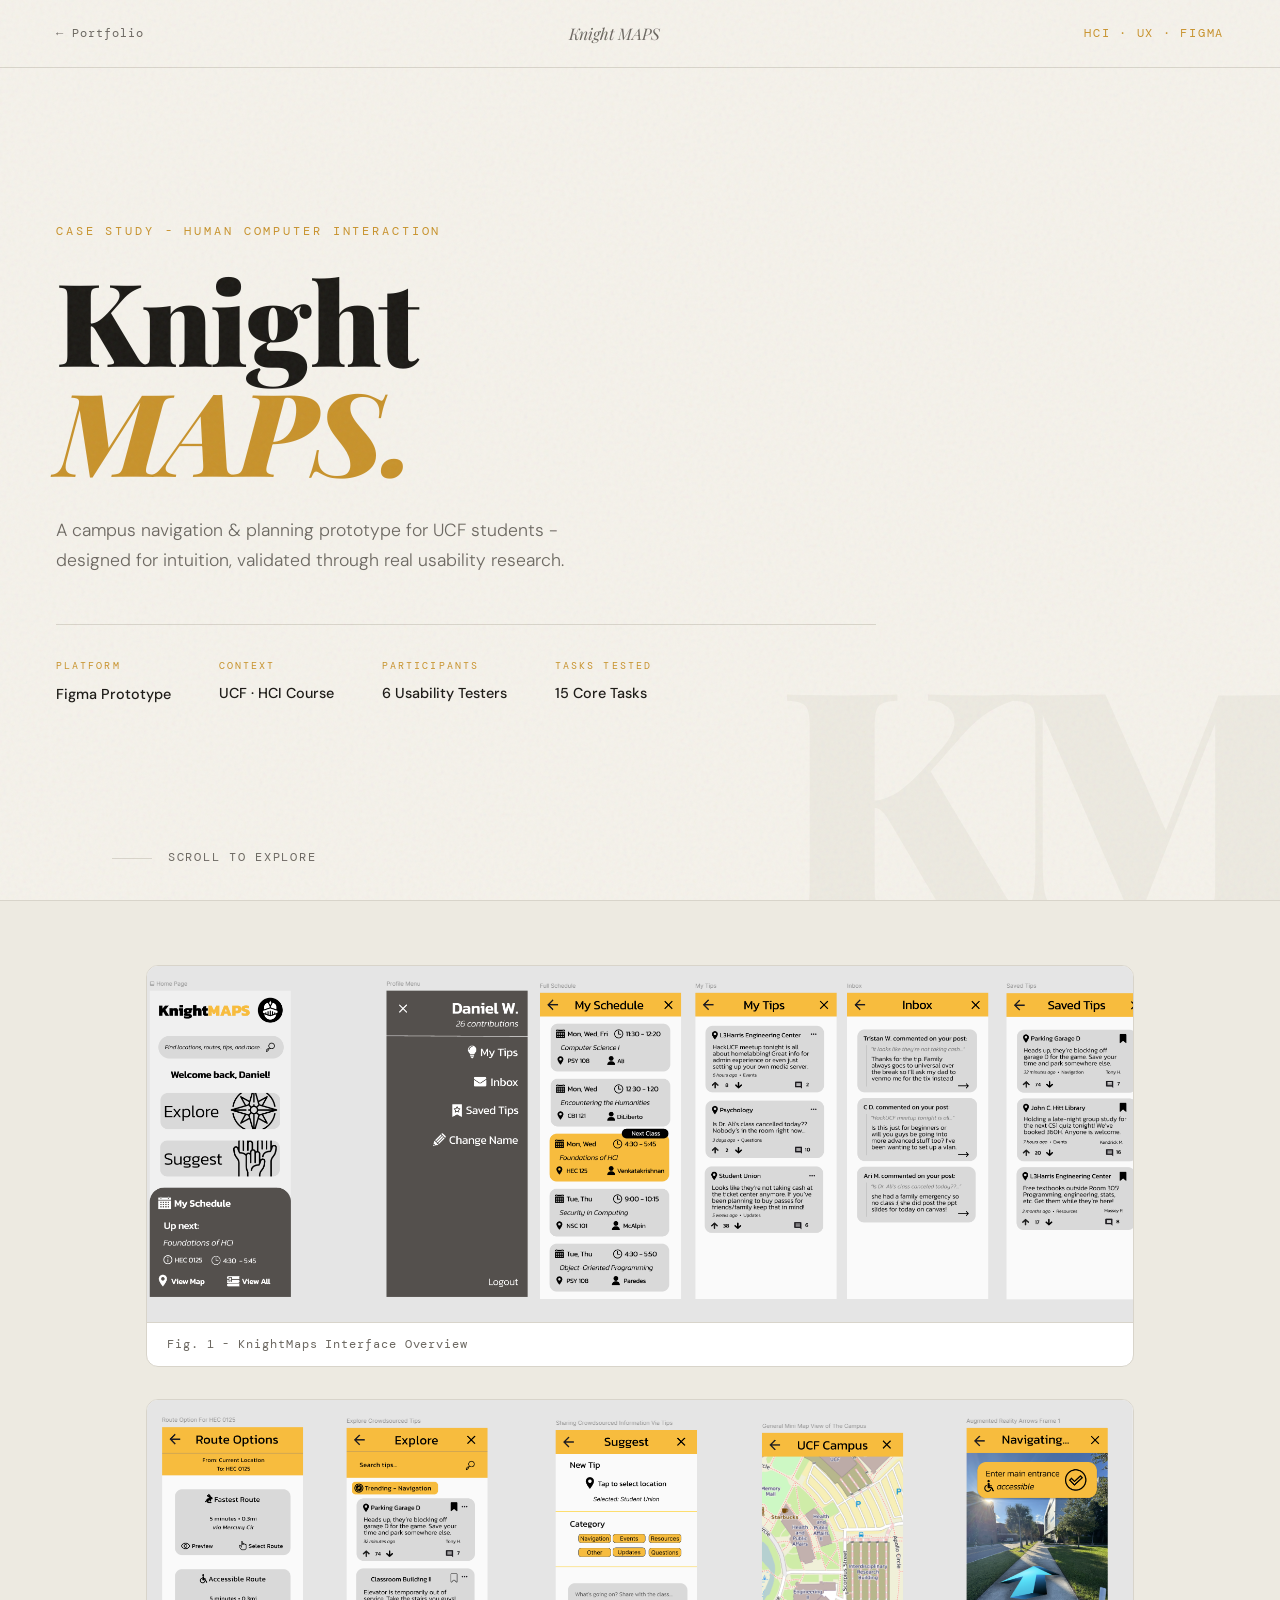
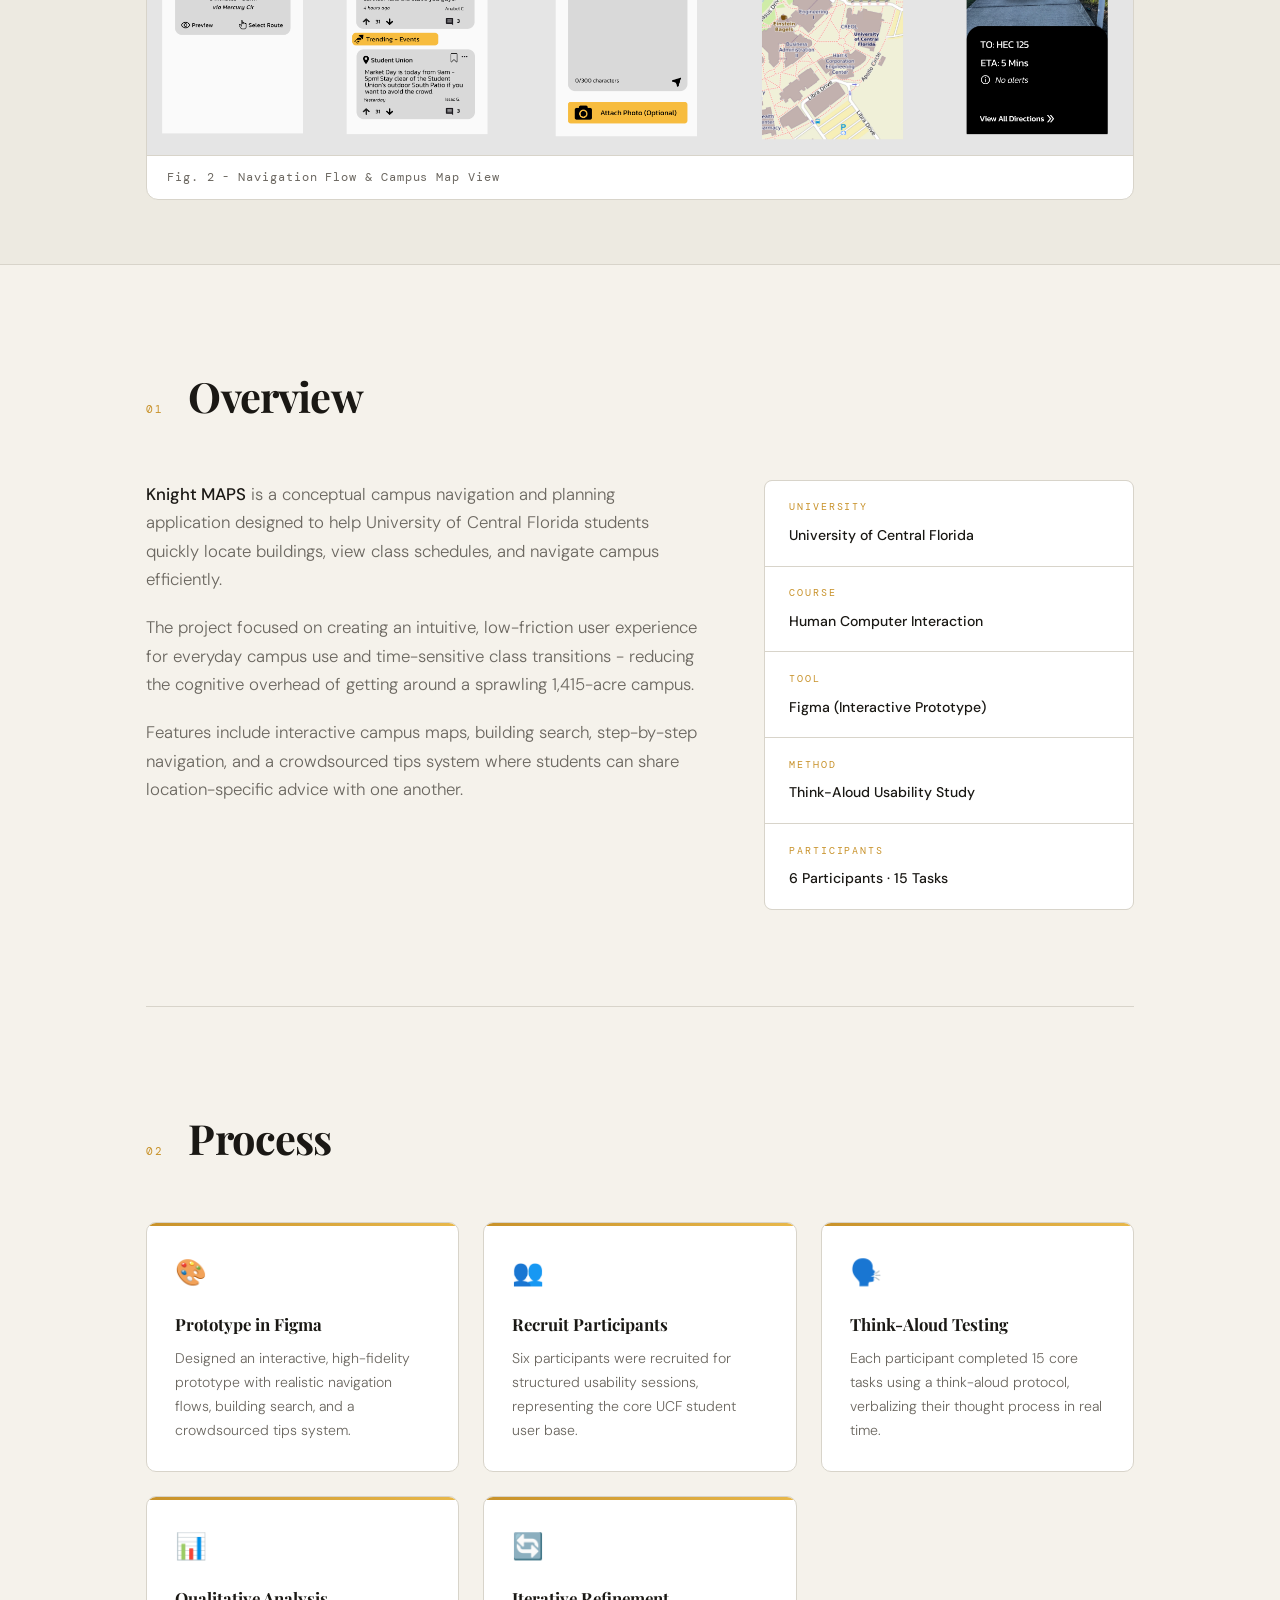
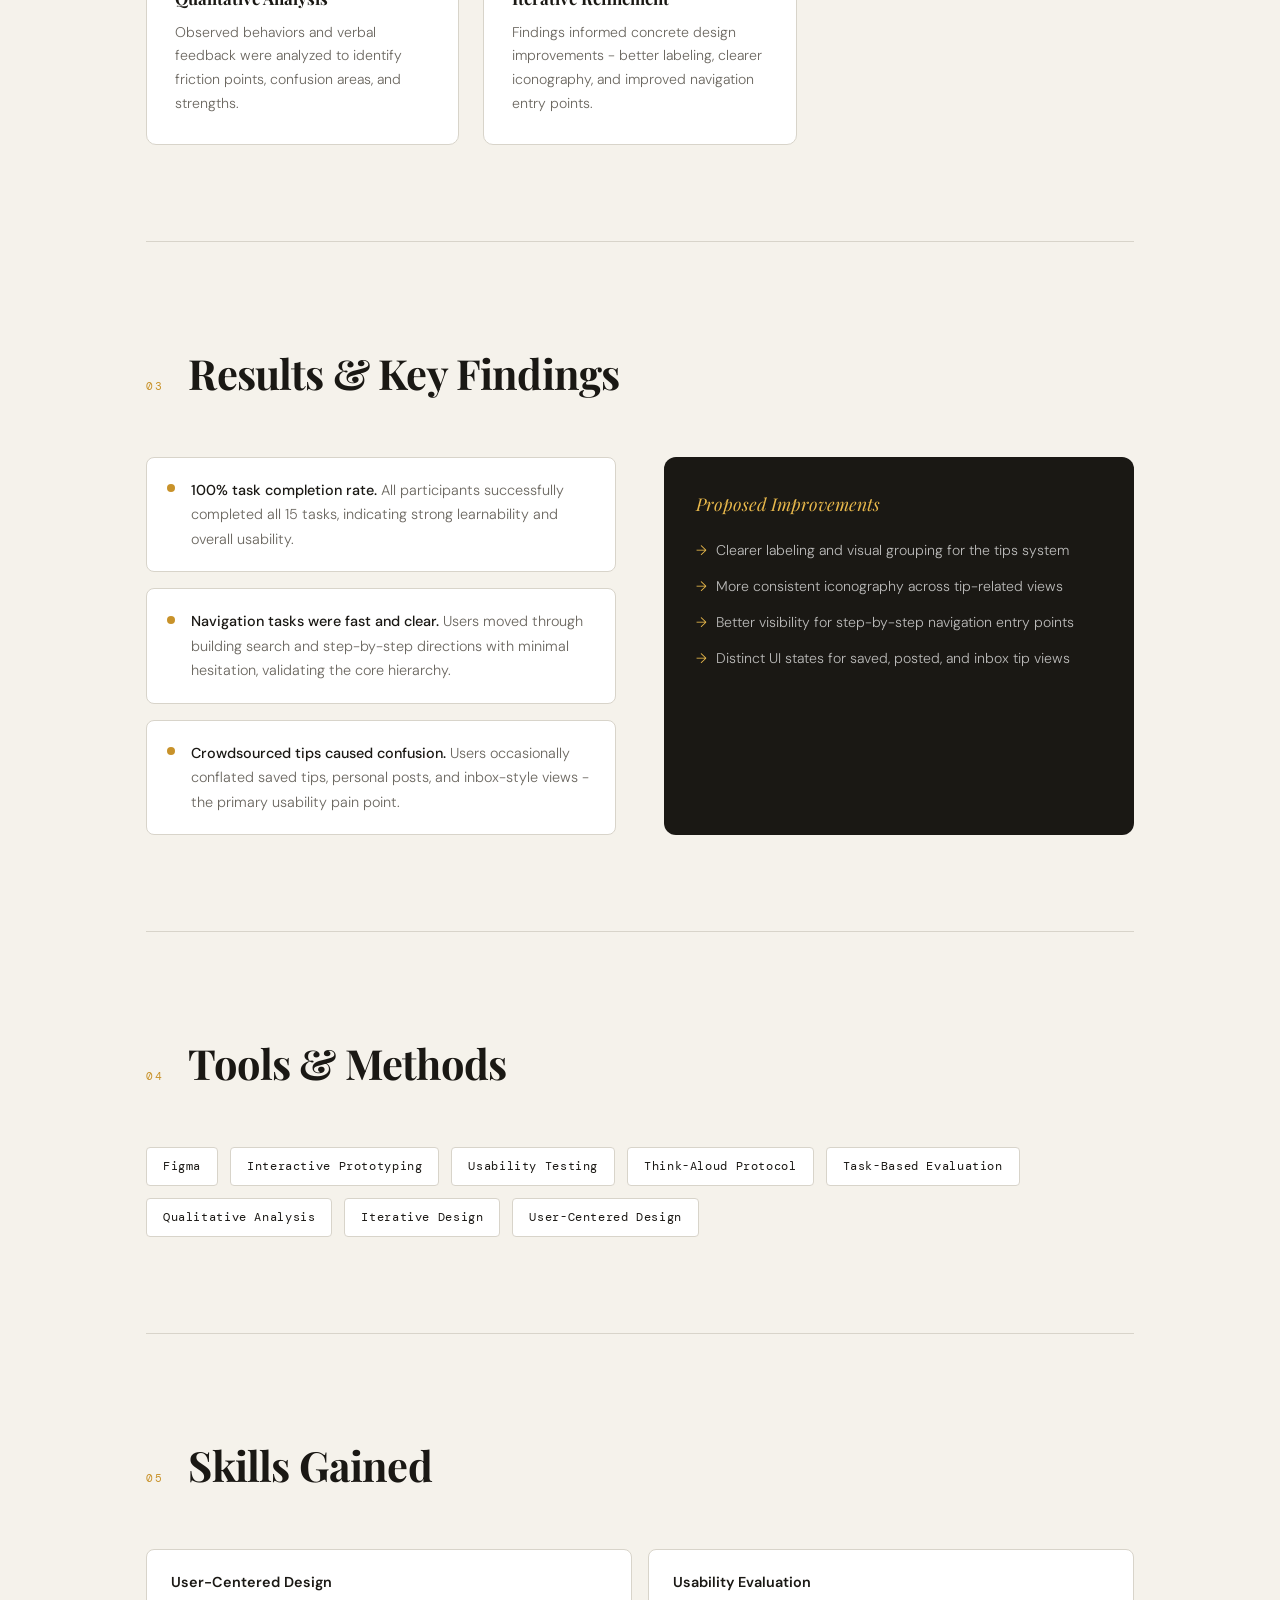
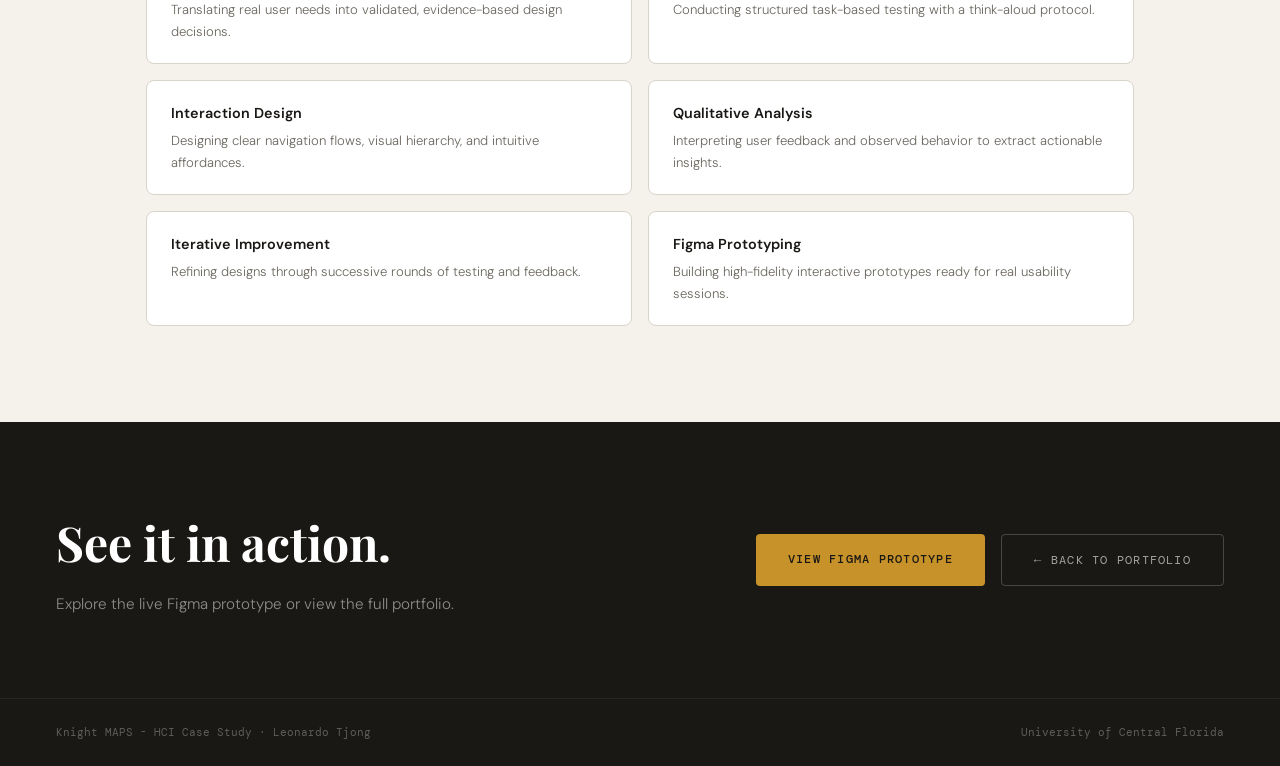
<file: Portfolio/KnightMaps.html>
<!DOCTYPE html>
<html lang="en">
<head>
  <meta charset="UTF-8"/>
  <meta name="viewport" content="width=device-width, initial-scale=1.0"/>
  <title>Knight MAPS - Case Study</title>
  <link href="https://fonts.googleapis.com/css2?family=Playfair+Display:ital,wght@0,700;0,900;1,700&family=DM+Sans:wght@300;400;500&family=DM+Mono:wght@400;500&display=swap" rel="stylesheet"/>
  <link rel="stylesheet" href="knightmaps.css"/>
</head>
<body>

  <!-- NAV -->
  <nav>
    <a href="index.html" class="nav-back">Portfolio</a>
    <span class="nav-title">Knight MAPS</span>
    <span class="nav-tag">HCI · UX · Figma</span>
  </nav>

  <!-- HERO -->
  <div class="hero">
    <div class="hero-content">
      <p class="hero-eyebrow">Case Study - Human Computer Interaction</p>
      <h1>Knight<br/><em>MAPS.</em></h1>
      <p class="hero-desc">
        A campus navigation &amp; planning prototype for UCF students -
        designed for intuition, validated through real usability research.
      </p>
      <div class="hero-meta">
        <div class="meta-item">
          <span class="label">Platform</span>
          <span class="value">Figma Prototype</span>
        </div>
        <div class="meta-item">
          <span class="label">Context</span>
          <span class="value">UCF · HCI Course</span>
        </div>
        <div class="meta-item">
          <span class="label">Participants</span>
          <span class="value">6 Usability Testers</span>
        </div>
        <div class="meta-item">
          <span class="label">Tasks Tested</span>
          <span class="value">15 Core Tasks</span>
        </div>
      </div>
    </div>
    <div class="hero-bg-text">KM</div>
    <div class="hero-scroll">
      <span class="scroll-line"></span>
      SCROLL TO EXPLORE
    </div>
  </div>

  <!-- IMAGES -->
  <div class="images-section">
    <div class="image-stack">
      <div class="image-frame reveal">
        <img src="Images/KnightMaps.png" alt="KnightMaps Showcase - Screen 1"
             onerror="this.style.display='none'; this.nextElementSibling.style.display='flex';">
        <div class="image-placeholder" style="display:none;">
          <span class="icon">🗺️</span>
          <span class="note">KnightMaps.png - place your screenshot here</span>
        </div>
        <div class="image-caption">Fig. 1 - KnightMaps Interface Overview</div>
      </div>
      <div class="image-frame reveal">
        <img src="Images/KnightMaps2.png" alt="KnightMaps Showcase - Screen 2"
             onerror="this.style.display='none'; this.nextElementSibling.style.display='flex';">
        <div class="image-placeholder" style="display:none;">
          <span class="icon">📍</span>
          <span class="note">KnightMaps2.png - place your screenshot here</span>
        </div>
        <div class="image-caption">Fig. 2 - Navigation Flow &amp; Campus Map View</div>
      </div>
    </div>
  </div>

  <!-- OVERVIEW -->
  <div class="container">
    <section class="section" id="overview">
      <div class="reveal">
        <div class="section-header">
          <span class="section-num">01</span>
          <h2 class="section-title">Overview</h2>
        </div>
        <div class="overview-grid">
          <div class="overview-text">
            <p>
              <strong>Knight MAPS</strong> is a conceptual campus navigation and planning application
              designed to help University of Central Florida students quickly locate buildings,
              view class schedules, and navigate campus efficiently.
            </p>
            <p>
              The project focused on creating an intuitive, low-friction user experience for everyday
              campus use and time-sensitive class transitions - reducing the cognitive overhead of
              getting around a sprawling 1,415-acre campus.
            </p>
            <p>
              Features include interactive campus maps, building search, step-by-step navigation,
              and a crowdsourced tips system where students can share location-specific advice
              with one another.
            </p>
          </div>
          <div class="overview-aside">
            <div class="aside-row">
              <span class="alabel">University</span>
              <span class="avalue">University of Central Florida</span>
            </div>
            <div class="aside-row">
              <span class="alabel">Course</span>
              <span class="avalue">Human Computer Interaction</span>
            </div>
            <div class="aside-row">
              <span class="alabel">Tool</span>
              <span class="avalue">Figma (Interactive Prototype)</span>
            </div>
            <div class="aside-row">
              <span class="alabel">Method</span>
              <span class="avalue">Think-Aloud Usability Study</span>
            </div>
            <div class="aside-row">
              <span class="alabel">Participants</span>
              <span class="avalue">6 Participants · 15 Tasks</span>
            </div>
          </div>
        </div>
      </div>
    </section>

    <!-- PROCESS -->
    <section class="section" id="process">
      <div class="reveal">
        <div class="section-header">
          <span class="section-num">02</span>
          <h2 class="section-title">Process</h2>
        </div>
        <div class="process-steps">
          <div class="step-card">
            <div class="step-icon">🎨</div>
            <div class="step-title">Prototype in Figma</div>
            <div class="step-desc">Designed an interactive, high-fidelity prototype with realistic navigation flows, building search, and a crowdsourced tips system.</div>
          </div>
          <div class="step-card">
            <div class="step-icon">👥</div>
            <div class="step-title">Recruit Participants</div>
            <div class="step-desc">Six participants were recruited for structured usability sessions, representing the core UCF student user base.</div>
          </div>
          <div class="step-card">
            <div class="step-icon">🗣️</div>
            <div class="step-title">Think-Aloud Testing</div>
            <div class="step-desc">Each participant completed 15 core tasks using a think-aloud protocol, verbalizing their thought process in real time.</div>
          </div>
          <div class="step-card">
            <div class="step-icon">📊</div>
            <div class="step-title">Qualitative Analysis</div>
            <div class="step-desc">Observed behaviors and verbal feedback were analyzed to identify friction points, confusion areas, and strengths.</div>
          </div>
          <div class="step-card">
            <div class="step-icon">🔄</div>
            <div class="step-title">Iterative Refinement</div>
            <div class="step-desc">Findings informed concrete design improvements - better labeling, clearer iconography, and improved navigation entry points.</div>
          </div>
        </div>
      </div>
    </section>

    <!-- RESULTS -->
    <section class="section" id="results">
      <div class="reveal">
        <div class="section-header">
          <span class="section-num">03</span>
          <h2 class="section-title">Results &amp; Key Findings</h2>
        </div>
        <div class="results-layout">
          <div class="results-findings">
            <div class="finding-item">
              <div class="finding-dot"></div>
              <p class="finding-text">
                <strong>100% task completion rate.</strong> All participants successfully completed
                all 15 tasks, indicating strong learnability and overall usability.
              </p>
            </div>
            <div class="finding-item">
              <div class="finding-dot"></div>
              <p class="finding-text">
                <strong>Navigation tasks were fast and clear.</strong> Users moved through building
                search and step-by-step directions with minimal hesitation, validating the core hierarchy.
              </p>
            </div>
            <div class="finding-item">
              <div class="finding-dot"></div>
              <p class="finding-text">
                <strong>Crowdsourced tips caused confusion.</strong> Users occasionally conflated saved
                tips, personal posts, and inbox-style views - the primary usability pain point.
              </p>
            </div>
          </div>
          <div class="results-improvements">
            <div class="improvements-title">Proposed Improvements</div>
            <ul class="improvement-list">
              <li>Clearer labeling and visual grouping for the tips system</li>
              <li>More consistent iconography across tip-related views</li>
              <li>Better visibility for step-by-step navigation entry points</li>
              <li>Distinct UI states for saved, posted, and inbox tip views</li>
            </ul>
          </div>
        </div>
      </div>
    </section>

    <!-- TOOLS -->
    <section class="section" id="tools">
      <div class="reveal">
        <div class="section-header">
          <span class="section-num">04</span>
          <h2 class="section-title">Tools &amp; Methods</h2>
        </div>
        <div class="tools-wrap">
          <span class="tool-chip">Figma</span>
          <span class="tool-chip">Interactive Prototyping</span>
          <span class="tool-chip">Usability Testing</span>
          <span class="tool-chip">Think-Aloud Protocol</span>
          <span class="tool-chip">Task-Based Evaluation</span>
          <span class="tool-chip">Qualitative Analysis</span>
          <span class="tool-chip">Iterative Design</span>
          <span class="tool-chip">User-Centered Design</span>
        </div>
      </div>
    </section>

    <!-- SKILLS GAINED -->
    <section class="section" id="skills">
      <div class="reveal">
        <div class="section-header">
          <span class="section-num">05</span>
          <h2 class="section-title">Skills Gained</h2>
        </div>
        <div class="skills-list">
          <div class="skill-item">
            <div class="skill-item-name">User-Centered Design</div>
            <div class="skill-item-desc">Translating real user needs into validated, evidence-based design decisions.</div>
          </div>
          <div class="skill-item">
            <div class="skill-item-name">Usability Evaluation</div>
            <div class="skill-item-desc">Conducting structured task-based testing with a think-aloud protocol.</div>
          </div>
          <div class="skill-item">
            <div class="skill-item-name">Interaction Design</div>
            <div class="skill-item-desc">Designing clear navigation flows, visual hierarchy, and intuitive affordances.</div>
          </div>
          <div class="skill-item">
            <div class="skill-item-name">Qualitative Analysis</div>
            <div class="skill-item-desc">Interpreting user feedback and observed behavior to extract actionable insights.</div>
          </div>
          <div class="skill-item">
            <div class="skill-item-name">Iterative Improvement</div>
            <div class="skill-item-desc">Refining designs through successive rounds of testing and feedback.</div>
          </div>
          <div class="skill-item">
            <div class="skill-item-name">Figma Prototyping</div>
            <div class="skill-item-desc">Building high-fidelity interactive prototypes ready for real usability sessions.</div>
          </div>
        </div>
      </div>
    </section>
  </div>

  <!-- CTA -->
  <div class="cta-section">
    <div class="cta-text">
      <h2>See it in action.</h2>
      <p>Explore the live Figma prototype or view the full portfolio.</p>
    </div>
    <div class="cta-buttons">
      <a class="btn btn-gold"
         href="https://www.figma.com/proto/OmRlPG6xDp14msOdBNspzh/le559549-s-team-library?node-id=3382-2&p=f&t=xZesngO5Kwn3CgIG-0&scaling=scale-down&content-scaling=fixed&page-id=0%3A1&starting-point-node-id=3519%3A506"
         target="_blank" rel="noopener">
        View Figma Prototype
      </a>
      <a class="btn btn-ghost" href="index.html">← Back to Portfolio</a>
    </div>
  </div>

  <footer>
    <span>Knight MAPS - HCI Case Study · Leonardo Tjong</span>
    <span>University of Central Florida</span>
  </footer>

  <script>
    const reveals = document.querySelectorAll('.reveal');
    const observer = new IntersectionObserver((entries) => {
      entries.forEach(e => { if (e.isIntersecting) e.target.classList.add('visible'); });
    }, { threshold: 0.08 });
    reveals.forEach(el => observer.observe(el));
  </script>

</body>
</html>
</file>
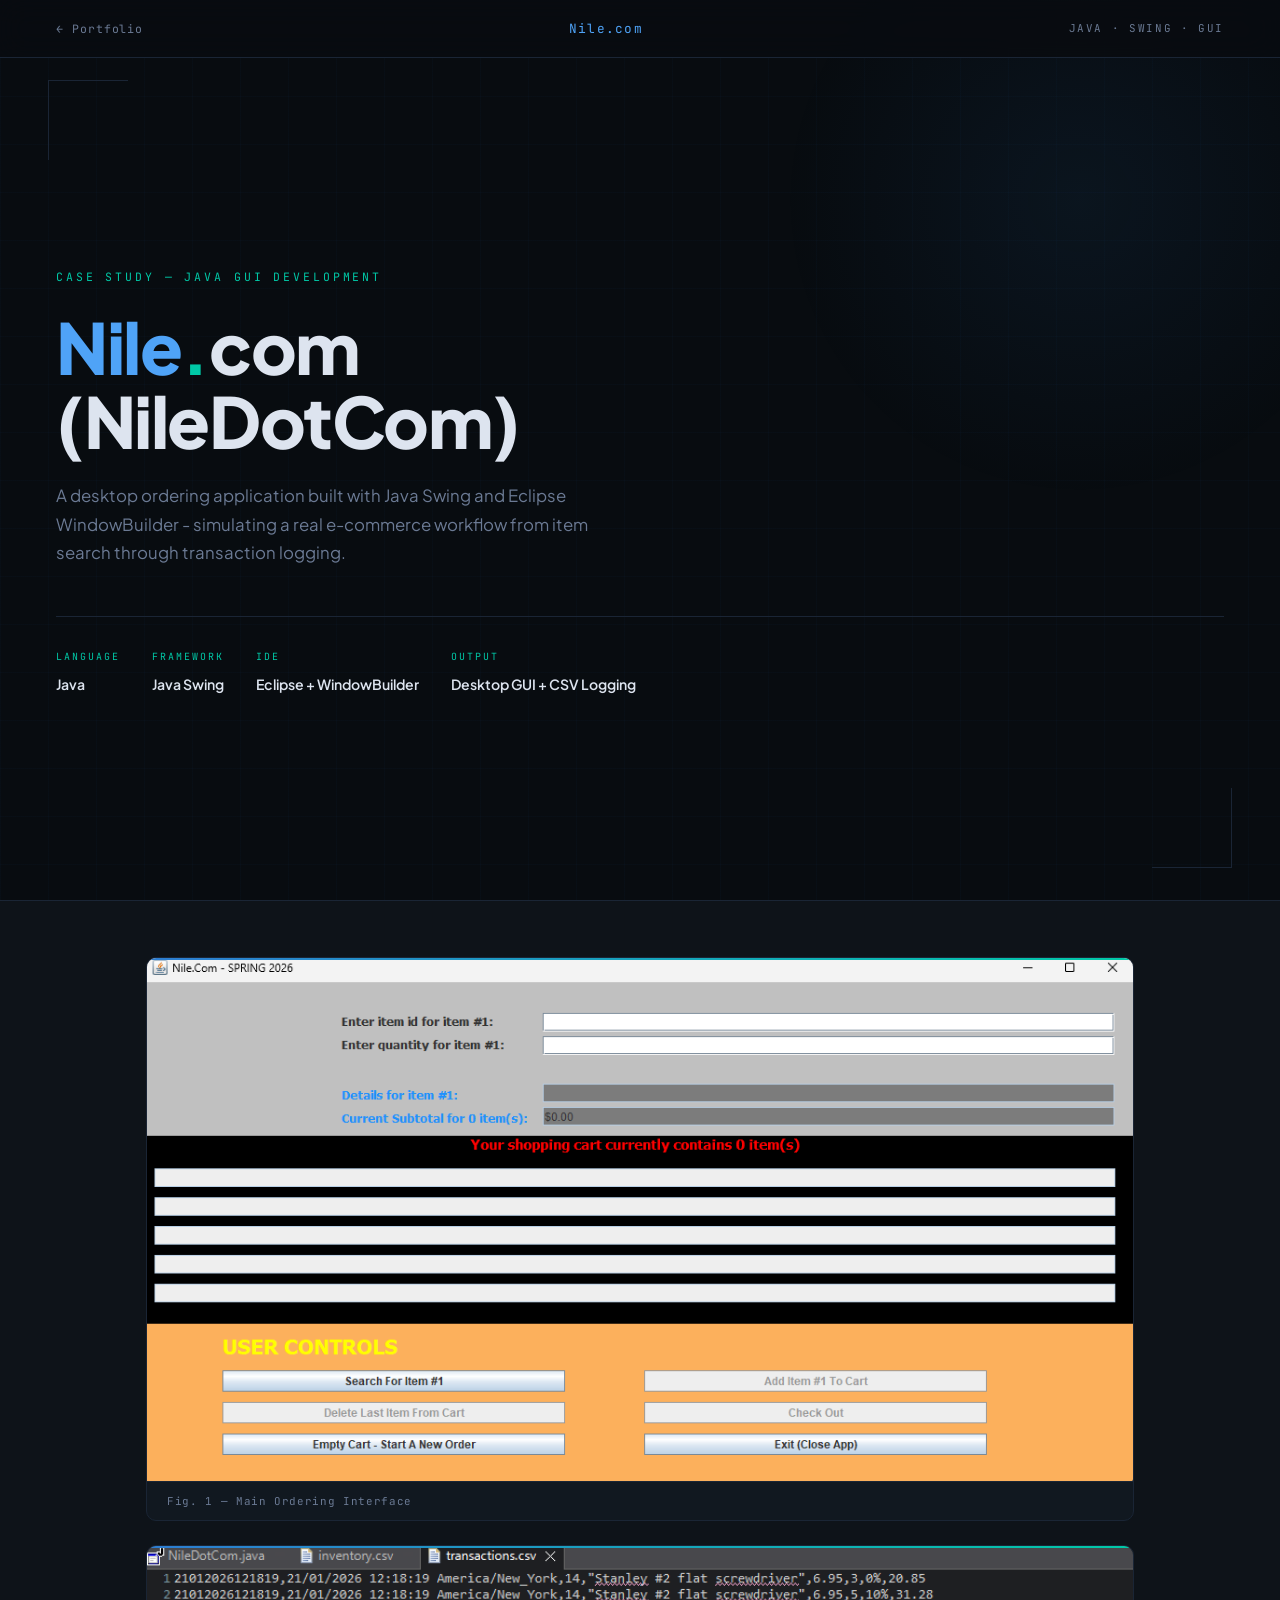
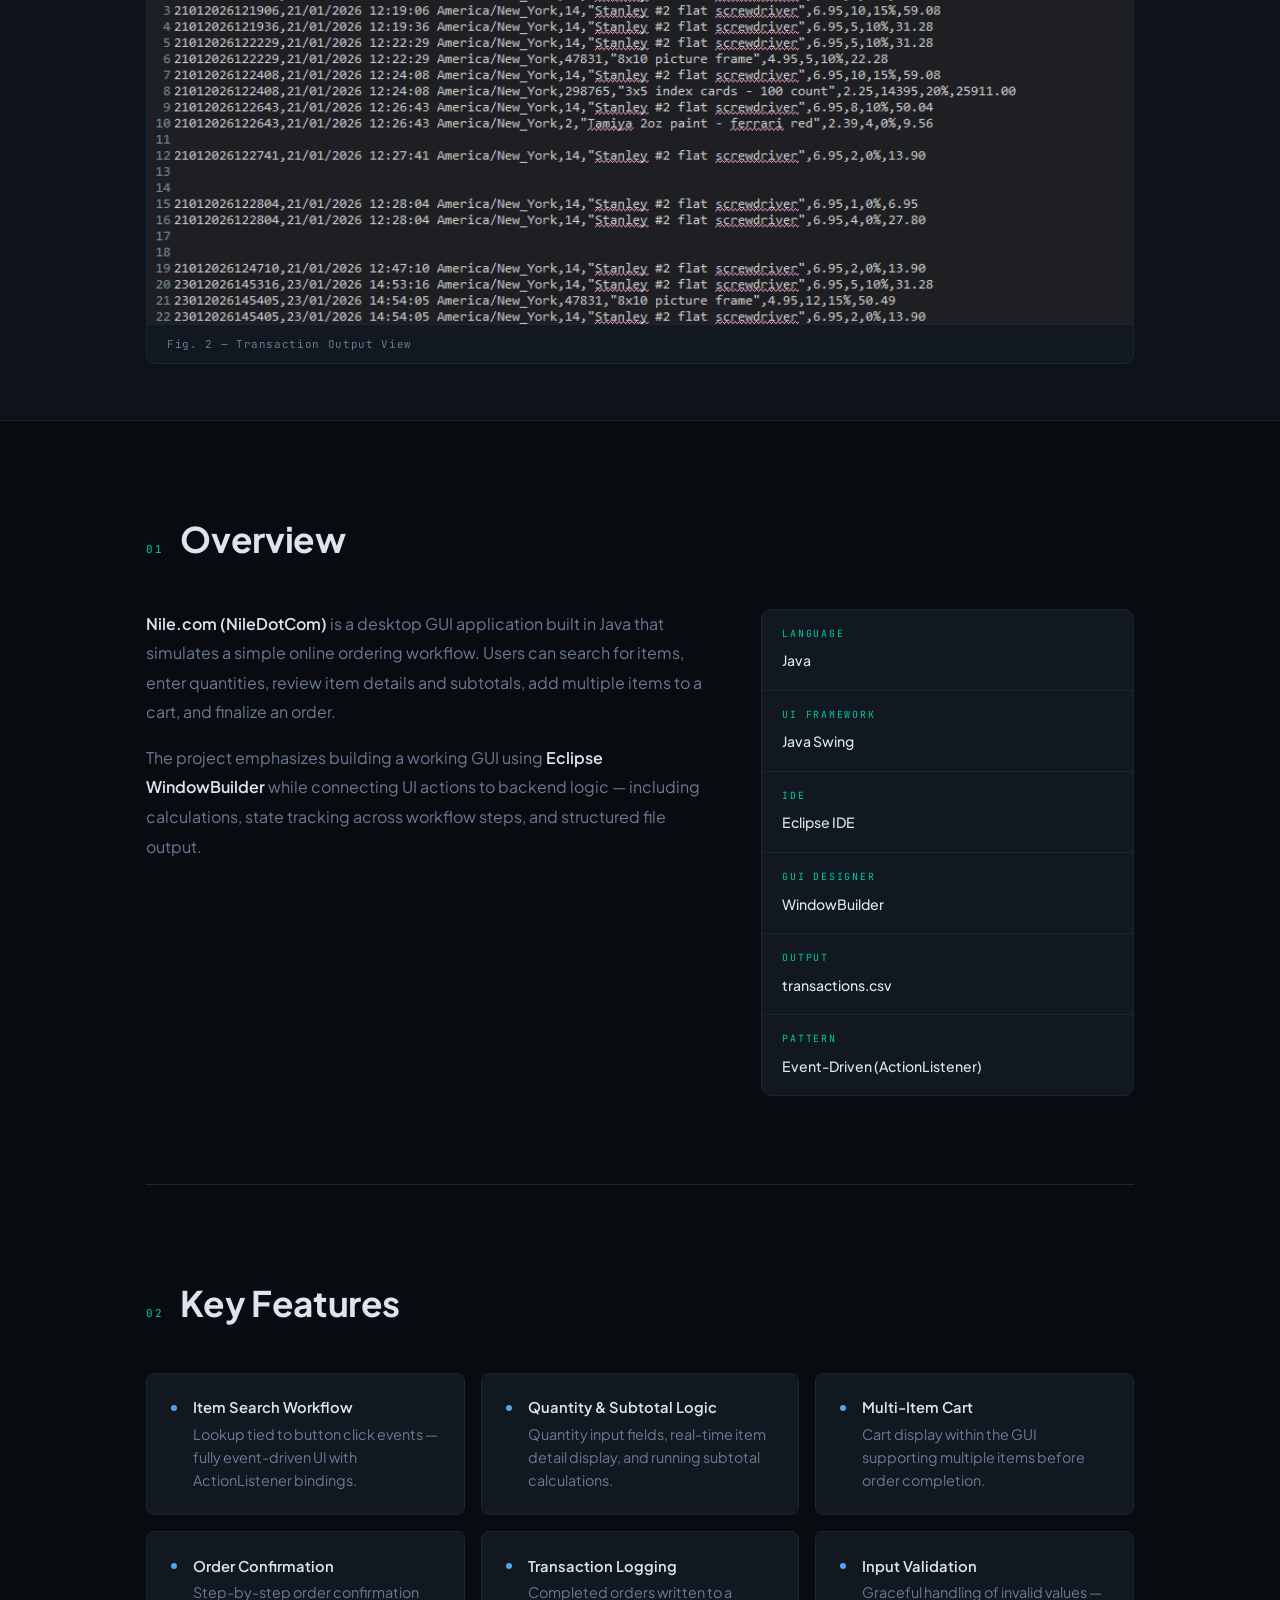
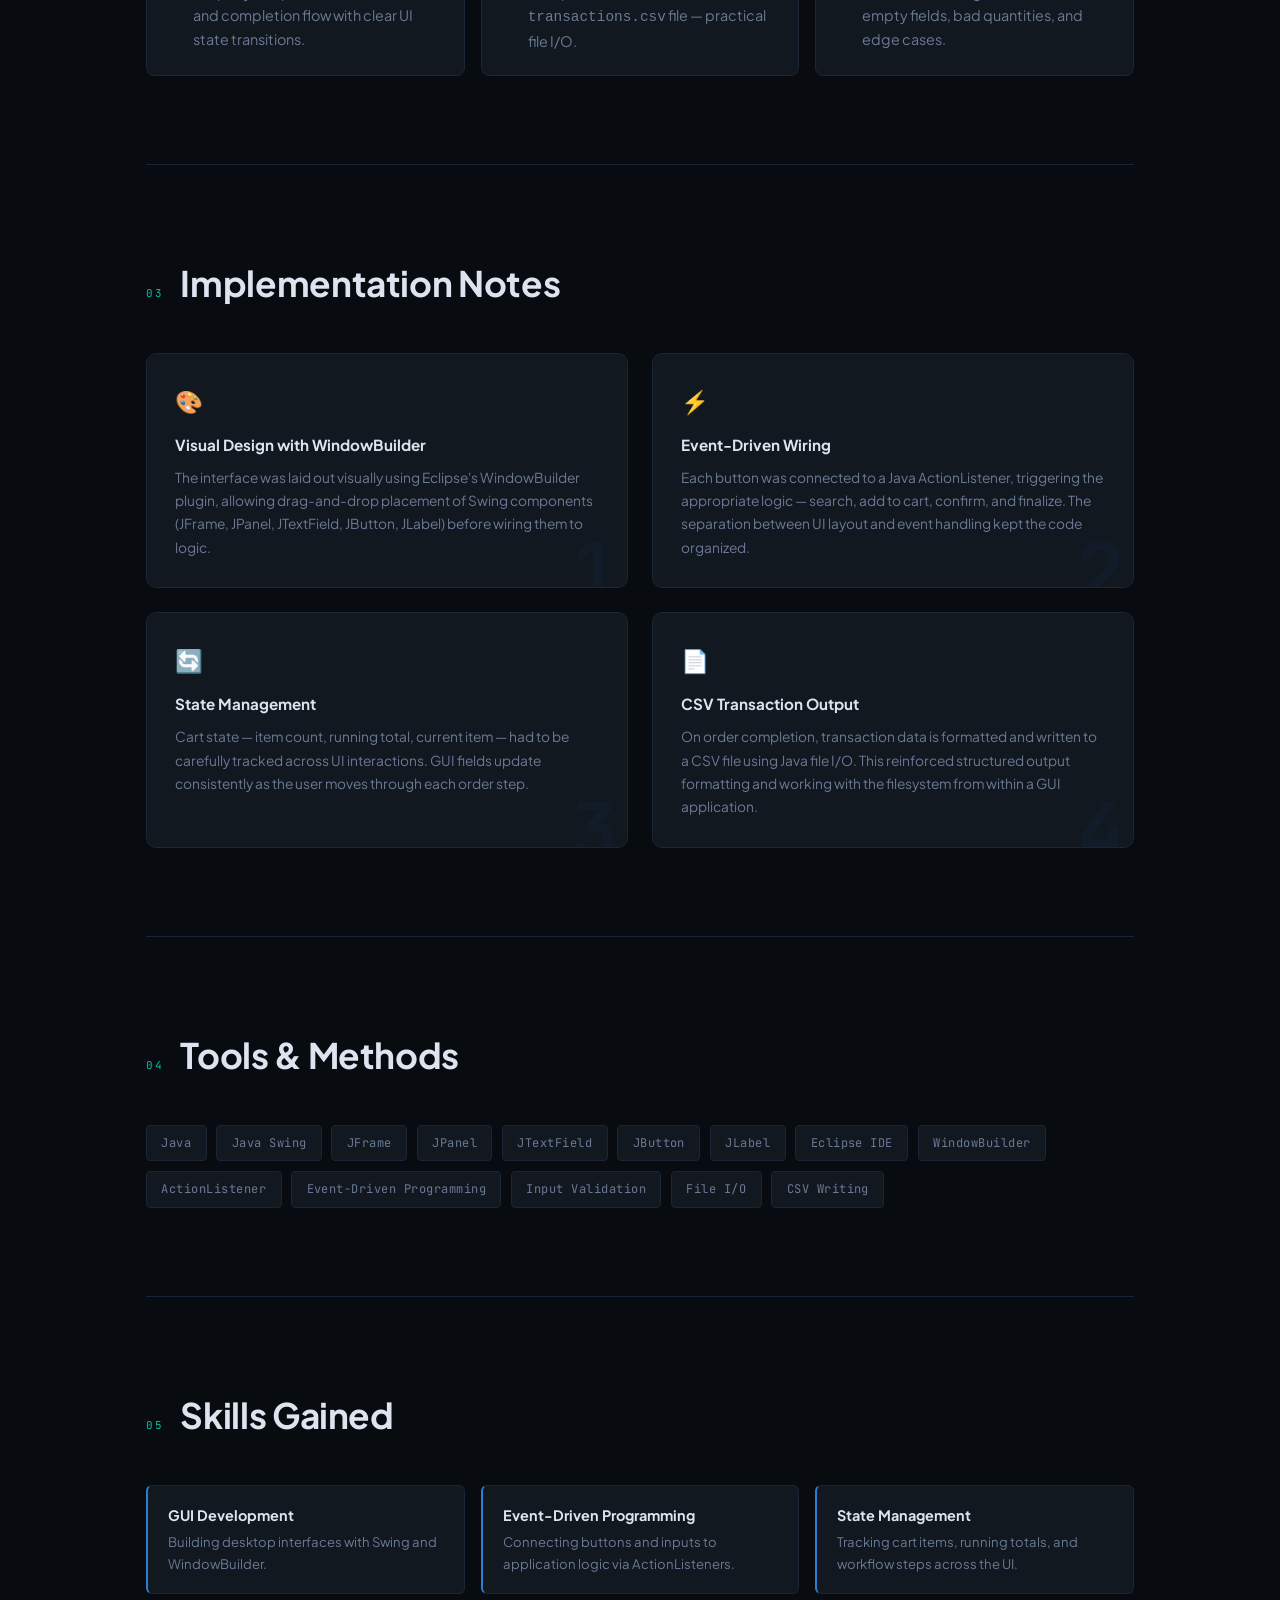
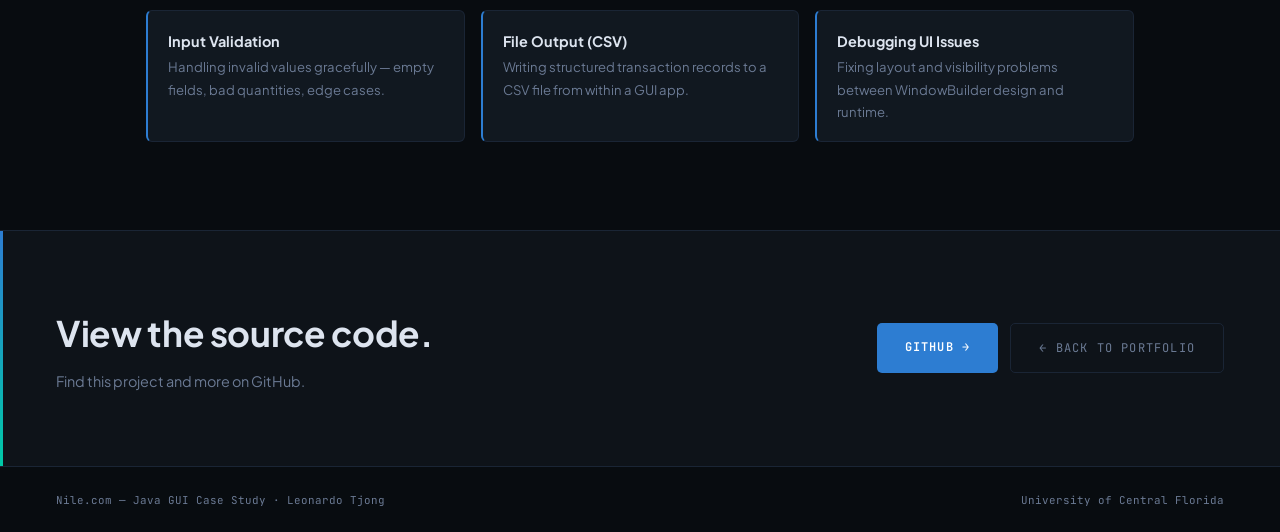
<file: Portfolio/nile.html>
<!DOCTYPE html>
<html lang="en">
<head>
  <meta charset="UTF-8"/>
  <meta name="viewport" content="width=device-width, initial-scale=1.0"/>
  <title>Nile.com — GUI Case Study</title>
  <link rel="preconnect" href="https://fonts.googleapis.com"/>
  <link rel="preconnect" href="https://fonts.gstatic.com" crossorigin/>
  <link href="https://fonts.googleapis.com/css2?family=JetBrains+Mono:wght@400;500&family=Plus+Jakarta+Sans:wght@400;500;600;700;800&display=swap" rel="stylesheet"/>
  <link rel="stylesheet" href="nile.css"/>
</head>
<body>

  <!-- NAV -->
  <nav>
    <a href="index.html" class="nav-back">Portfolio</a>
    <span class="nav-title">Nile.com</span>
    <span class="nav-tag">Java · Swing · GUI</span>
  </nav>

  <!-- HERO -->
  <div class="hero">
    <div class="hero-glow"></div>
    <p class="hero-eyebrow">Case Study — Java GUI Development</p>
    <h1>
      <span class="word-nile">Nile</span><span class="word-dot">.</span>com<br/>
      (NileDotCom)
    </h1>
    <p class="hero-desc">
      A desktop ordering application built with Java Swing and Eclipse WindowBuilder -
      simulating a real e-commerce workflow from item search through transaction logging.
    </p>
    <div class="hero-meta">
      <div class="meta-item">
        <span class="label">Language</span>
        <span class="value">Java</span>
      </div>
      <div class="meta-item">
        <span class="label">Framework</span>
        <span class="value">Java Swing</span>
      </div>
      <div class="meta-item">
        <span class="label">IDE</span>
        <span class="value">Eclipse + WindowBuilder</span>
      </div>
      <div class="meta-item">
        <span class="label">Output</span>
        <span class="value">Desktop GUI + CSV Logging</span>
      </div>
    </div>
  </div>

  <!-- IMAGES -->
  <div class="images-band">
    <div class="image-stack">
      <div class="image-frame reveal">
        <img src="Images/NileGui.png" alt="Nile.com main ordering screen"
             onerror="this.style.display='none'; this.nextElementSibling.style.display='flex';">
        <div class="image-placeholder" style="display:none;">
          <span class="icon">🖥️</span>
          <span class="note">NileGui.png — main ordering interface</span>
        </div>
        <div class="image-caption">Fig. 1 — Main Ordering Interface</div>
      </div>
      <div class="image-frame reveal">
        <img src="Images/NileT.png" alt="Nile.com transaction output"
             onerror="this.style.display='none'; this.nextElementSibling.style.display='flex';">
        <div class="image-placeholder" style="display:none;">
          <span class="icon">🧾</span>
          <span class="note">NileT.png — transaction view</span>
        </div>
        <div class="image-caption">Fig. 2 — Transaction Output View</div>
      </div>
    </div>
  </div>

  <!-- CONTENT -->
  <div class="container">

    <!-- OVERVIEW -->
    <section class="section" id="overview">
      <div class="reveal">
        <div class="section-header">
          <span class="section-num">01</span>
          <h2 class="section-title">Overview</h2>
        </div>
        <div class="overview-layout">
          <div class="overview-text">
            <p>
              <strong>Nile.com (NileDotCom)</strong> is a desktop GUI application built in Java that simulates
              a simple online ordering workflow. Users can search for items, enter quantities, review item
              details and subtotals, add multiple items to a cart, and finalize an order.
            </p>
            <p>
              The project emphasizes building a working GUI using <strong>Eclipse WindowBuilder</strong>
              while connecting UI actions to backend logic — including calculations, state tracking across
              workflow steps, and structured file output.
            </p>
          </div>
          <div class="overview-aside">
            <div class="aside-row">
              <span class="alabel">Language</span>
              <span class="avalue">Java</span>
            </div>
            <div class="aside-row">
              <span class="alabel">UI Framework</span>
              <span class="avalue">Java Swing</span>
            </div>
            <div class="aside-row">
              <span class="alabel">IDE</span>
              <span class="avalue">Eclipse IDE</span>
            </div>
            <div class="aside-row">
              <span class="alabel">GUI Designer</span>
              <span class="avalue">WindowBuilder</span>
            </div>
            <div class="aside-row">
              <span class="alabel">Output</span>
              <span class="avalue">transactions.csv</span>
            </div>
            <div class="aside-row">
              <span class="alabel">Pattern</span>
              <span class="avalue">Event-Driven (ActionListener)</span>
            </div>
          </div>
        </div>
      </div>
    </section>

    <!-- FEATURES -->
    <section class="section" id="features">
      <div class="reveal">
        <div class="section-header">
          <span class="section-num">02</span>
          <h2 class="section-title">Key Features</h2>
        </div>
        <div class="features-grid">
          <div class="feature-card">
            <div class="feature-bullet"></div>
            <div class="feature-text">
              <strong>Item Search Workflow</strong>
              Lookup tied to button click events — fully event-driven UI with ActionListener bindings.
            </div>
          </div>
          <div class="feature-card">
            <div class="feature-bullet"></div>
            <div class="feature-text">
              <strong>Quantity &amp; Subtotal Logic</strong>
              Quantity input fields, real-time item detail display, and running subtotal calculations.
            </div>
          </div>
          <div class="feature-card">
            <div class="feature-bullet"></div>
            <div class="feature-text">
              <strong>Multi-Item Cart</strong>
              Cart display within the GUI supporting multiple items before order completion.
            </div>
          </div>
          <div class="feature-card">
            <div class="feature-bullet"></div>
            <div class="feature-text">
              <strong>Order Confirmation</strong>
              Step-by-step order confirmation and completion flow with clear UI state transitions.
            </div>
          </div>
          <div class="feature-card">
            <div class="feature-bullet"></div>
            <div class="feature-text">
              <strong>Transaction Logging</strong>
              Completed orders written to a <code>transactions.csv</code> file — practical file I/O.
            </div>
          </div>
          <div class="feature-card">
            <div class="feature-bullet"></div>
            <div class="feature-text">
              <strong>Input Validation</strong>
              Graceful handling of invalid values — empty fields, bad quantities, and edge cases.
            </div>
          </div>
        </div>
      </div>
    </section>

    <!-- IMPLEMENTATION -->
    <section class="section" id="process">
      <div class="reveal">
        <div class="section-header">
          <span class="section-num">03</span>
          <h2 class="section-title">Implementation Notes</h2>
        </div>
        <div class="impl-layout">
          <div class="impl-card" data-num="1">
            <div class="impl-icon">🎨</div>
            <div class="impl-title">Visual Design with WindowBuilder</div>
            <div class="impl-desc">
              The interface was laid out visually using Eclipse's WindowBuilder plugin, allowing
              drag-and-drop placement of Swing components (JFrame, JPanel, JTextField, JButton, JLabel)
              before wiring them to logic.
            </div>
          </div>
          <div class="impl-card" data-num="2">
            <div class="impl-icon">⚡</div>
            <div class="impl-title">Event-Driven Wiring</div>
            <div class="impl-desc">
              Each button was connected to a Java ActionListener, triggering the appropriate logic —
              search, add to cart, confirm, and finalize. The separation between UI layout and event
              handling kept the code organized.
            </div>
          </div>
          <div class="impl-card" data-num="3">
            <div class="impl-icon">🔄</div>
            <div class="impl-title">State Management</div>
            <div class="impl-desc">
              Cart state — item count, running total, current item — had to be carefully tracked across
              UI interactions. GUI fields update consistently as the user moves through each order step.
            </div>
          </div>
          <div class="impl-card" data-num="4">
            <div class="impl-icon">📄</div>
            <div class="impl-title">CSV Transaction Output</div>
            <div class="impl-desc">
              On order completion, transaction data is formatted and written to a CSV file using Java
              file I/O. This reinforced structured output formatting and working with the filesystem
              from within a GUI application.
            </div>
          </div>
        </div>
      </div>
    </section>

    <!-- TOOLS -->
    <section class="section" id="tools">
      <div class="reveal">
        <div class="section-header">
          <span class="section-num">04</span>
          <h2 class="section-title">Tools &amp; Methods</h2>
        </div>
        <div class="tools-wrap">
          <span class="tool-chip">Java</span>
          <span class="tool-chip">Java Swing</span>
          <span class="tool-chip">JFrame</span>
          <span class="tool-chip">JPanel</span>
          <span class="tool-chip">JTextField</span>
          <span class="tool-chip">JButton</span>
          <span class="tool-chip">JLabel</span>
          <span class="tool-chip">Eclipse IDE</span>
          <span class="tool-chip">WindowBuilder</span>
          <span class="tool-chip">ActionListener</span>
          <span class="tool-chip">Event-Driven Programming</span>
          <span class="tool-chip">Input Validation</span>
          <span class="tool-chip">File I/O</span>
          <span class="tool-chip">CSV Writing</span>
        </div>
      </div>
    </section>

    <!-- SKILLS -->
    <section class="section" id="skills">
      <div class="reveal">
        <div class="section-header">
          <span class="section-num">05</span>
          <h2 class="section-title">Skills Gained</h2>
        </div>
        <div class="skills-grid">
          <div class="skill-item">
            <div class="skill-item-name">GUI Development</div>
            <div class="skill-item-desc">Building desktop interfaces with Swing and WindowBuilder.</div>
          </div>
          <div class="skill-item">
            <div class="skill-item-name">Event-Driven Programming</div>
            <div class="skill-item-desc">Connecting buttons and inputs to application logic via ActionListeners.</div>
          </div>
          <div class="skill-item">
            <div class="skill-item-name">State Management</div>
            <div class="skill-item-desc">Tracking cart items, running totals, and workflow steps across the UI.</div>
          </div>
          <div class="skill-item">
            <div class="skill-item-name">Input Validation</div>
            <div class="skill-item-desc">Handling invalid values gracefully — empty fields, bad quantities, edge cases.</div>
          </div>
          <div class="skill-item">
            <div class="skill-item-name">File Output (CSV)</div>
            <div class="skill-item-desc">Writing structured transaction records to a CSV file from within a GUI app.</div>
          </div>
          <div class="skill-item">
            <div class="skill-item-name">Debugging UI Issues</div>
            <div class="skill-item-desc">Fixing layout and visibility problems between WindowBuilder design and runtime.</div>
          </div>
        </div>
      </div>
    </section>

  </div><!-- /container -->

  <!-- CTA -->
  <div class="cta-section">
    <div class="cta-text">
      <h2>View the source code.</h2>
      <p>Find this project and more on GitHub.</p>
    </div>
    <div class="cta-buttons">
      <a class="btn btn-blue" href="https://github.com/tjongleonardo" target="_blank" rel="noopener">
        GitHub →
      </a>
      <a class="btn btn-ghost" href="index.html">← Back to Portfolio</a>
    </div>
  </div>

  <footer>
    <span>Nile.com — Java GUI Case Study · Leonardo Tjong</span>
    <span>University of Central Florida</span>
  </footer>

  <script>
    document.body.classList.add('js-ready');
    const reveals = document.querySelectorAll('.reveal');
    const observer = new IntersectionObserver((entries) => {
      entries.forEach(entry => {
        if (entry.isIntersecting) {
          entry.target.classList.add('visible');
          observer.unobserve(entry.target);
        }
      });
    }, { threshold: 0.05, rootMargin: '0px 0px -40px 0px' });
    reveals.forEach(el => observer.observe(el));
  </script>

</body>
</html>
</file>
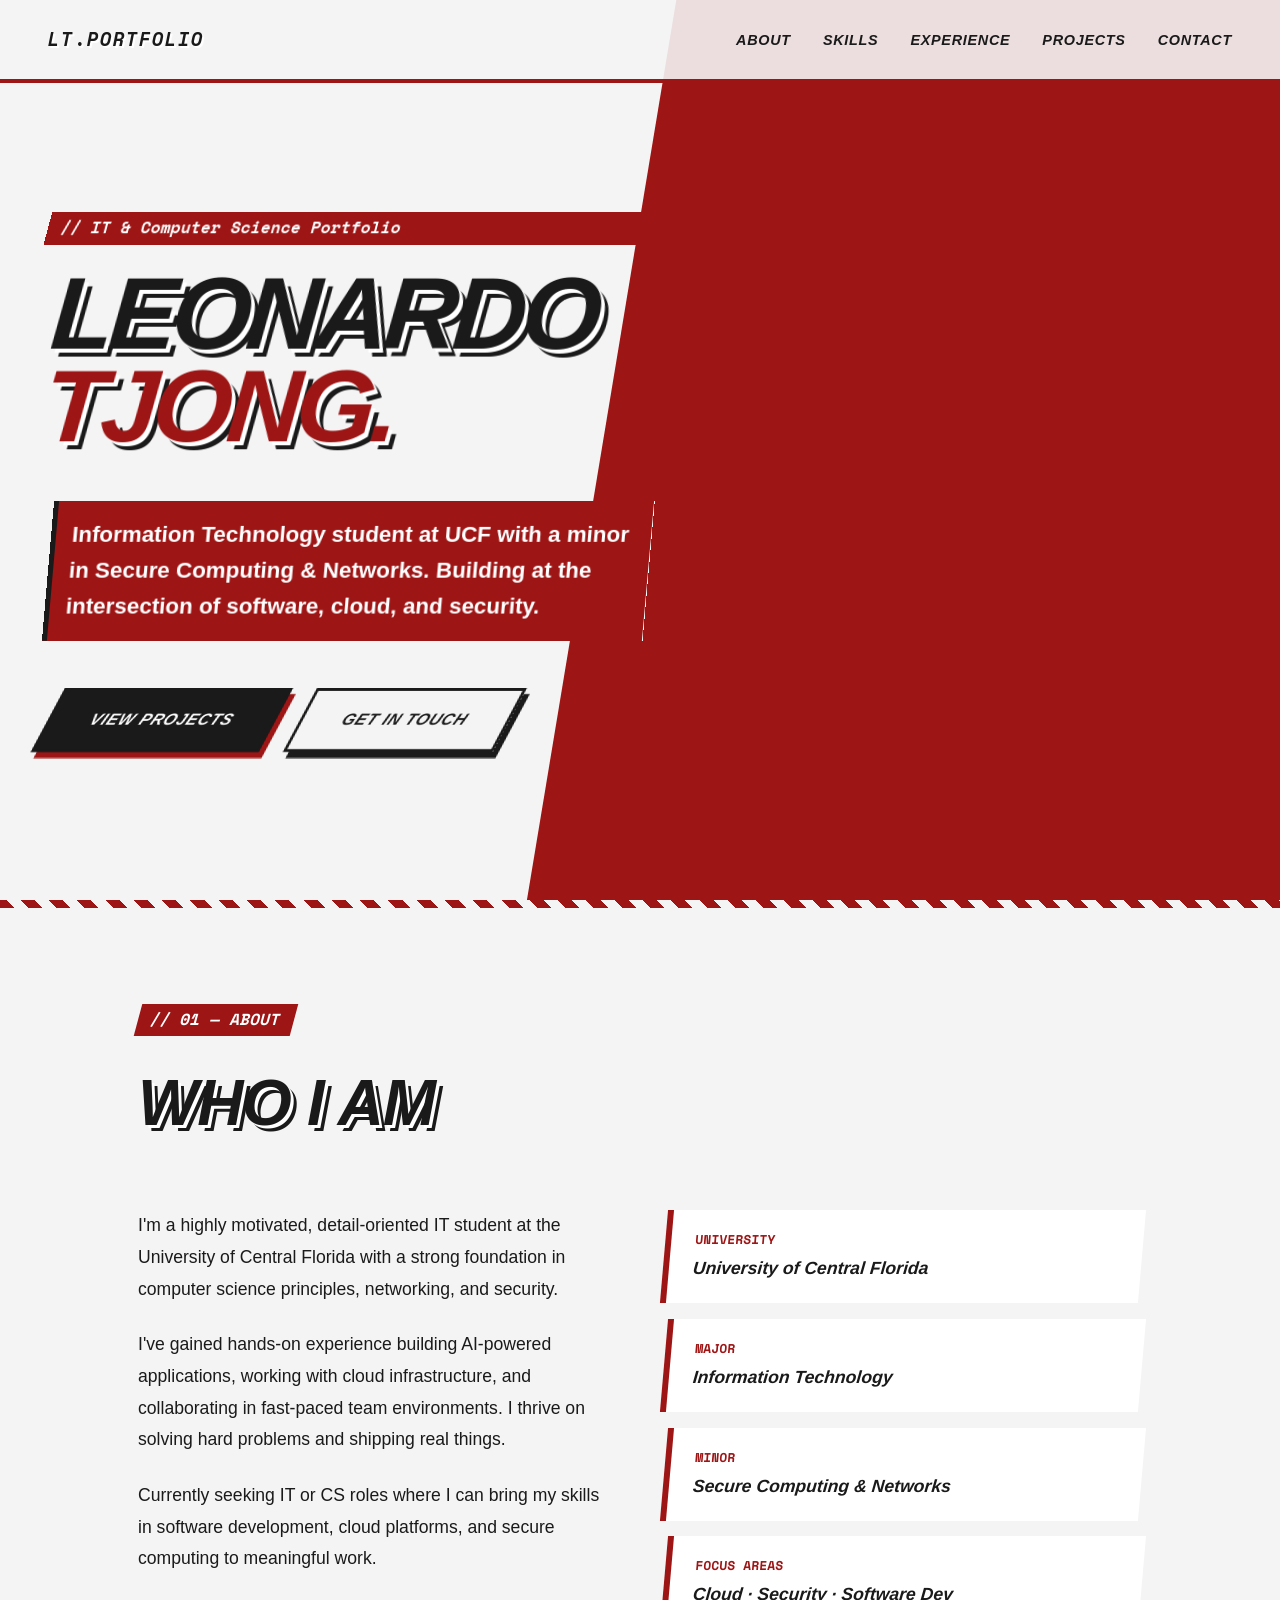
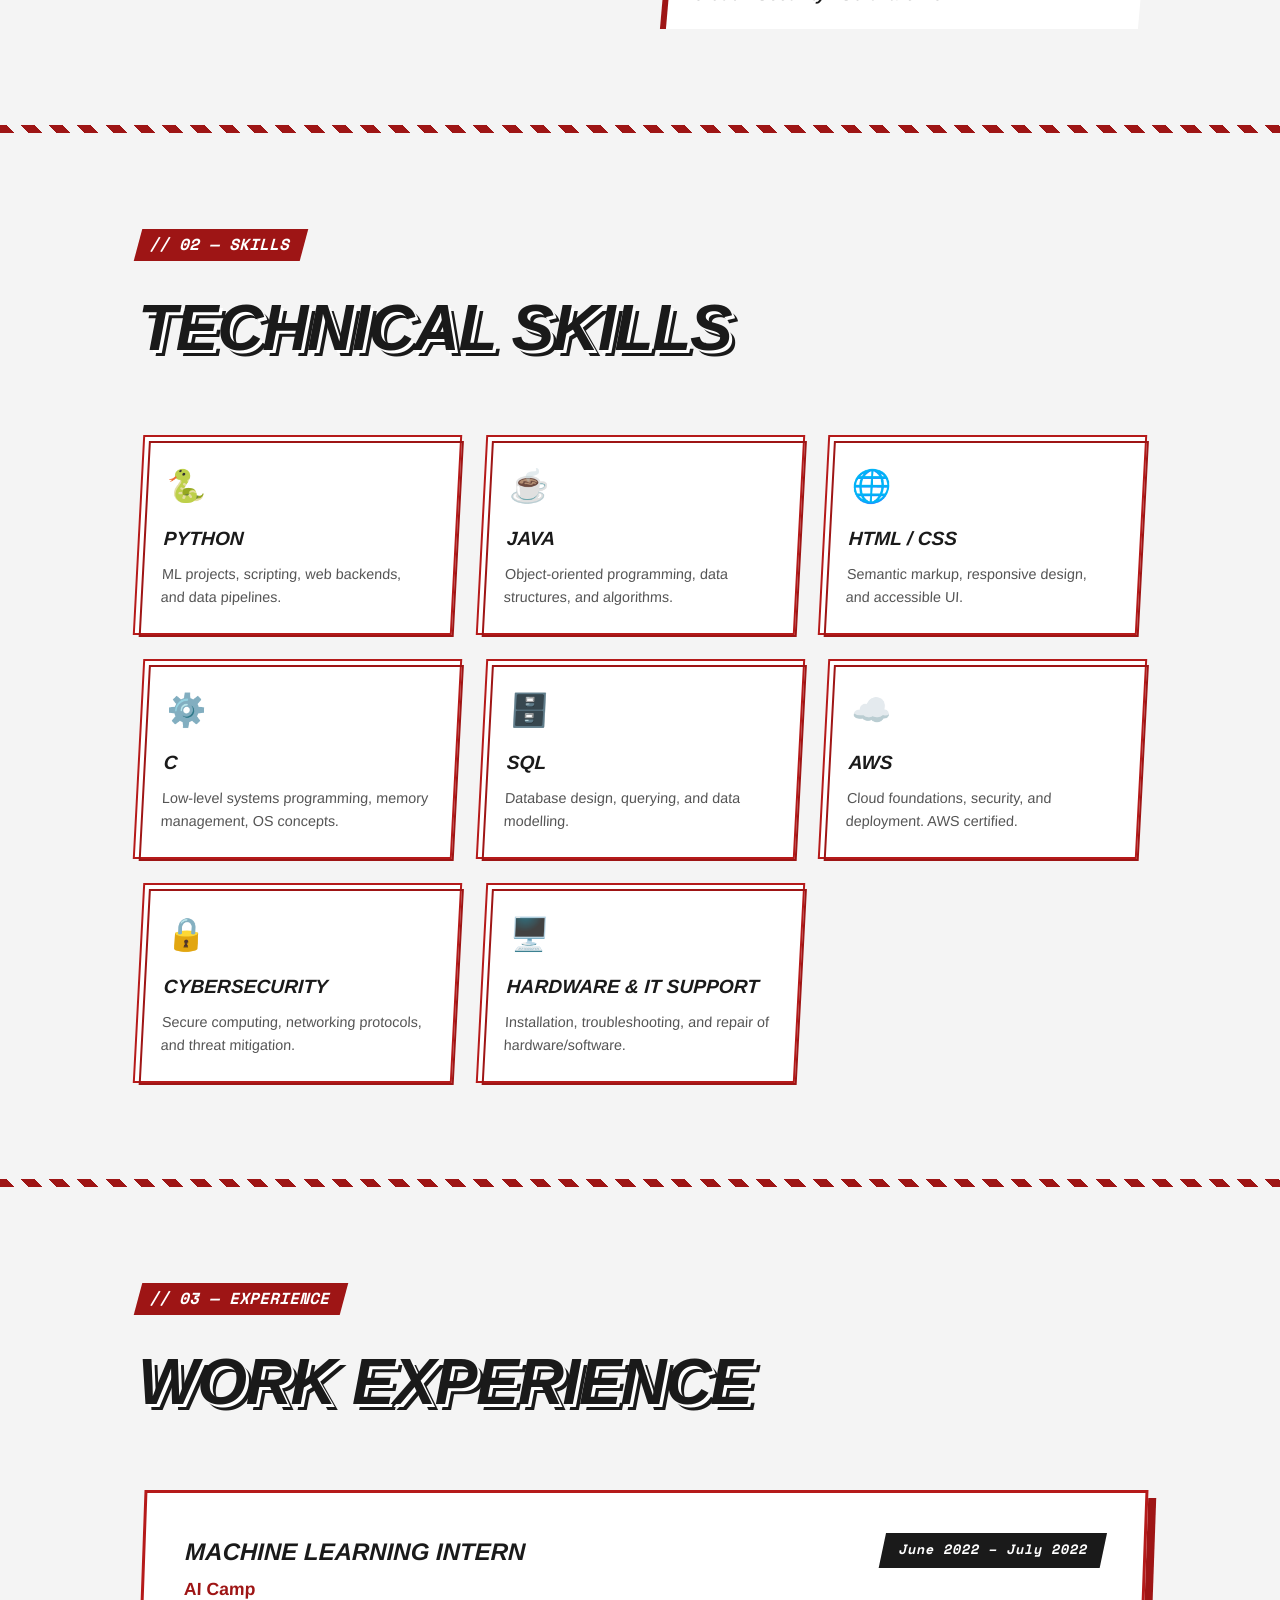
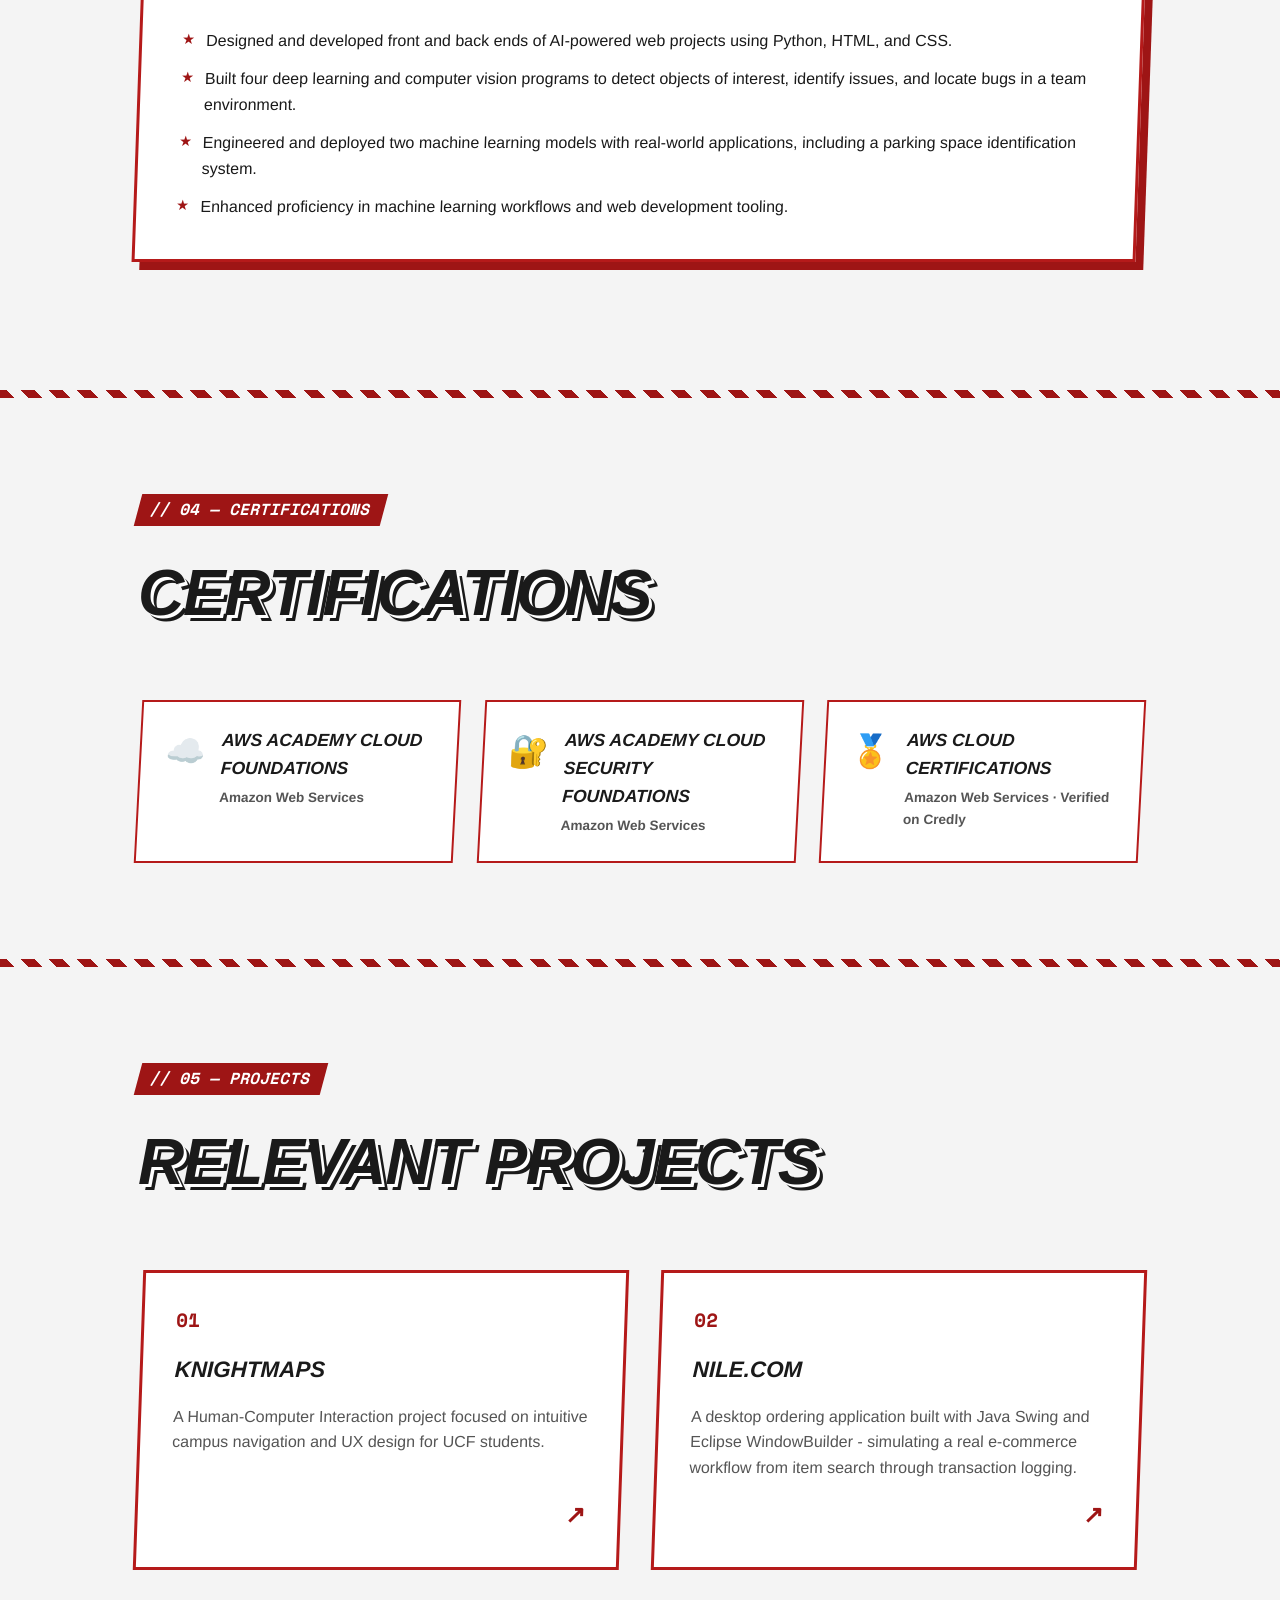
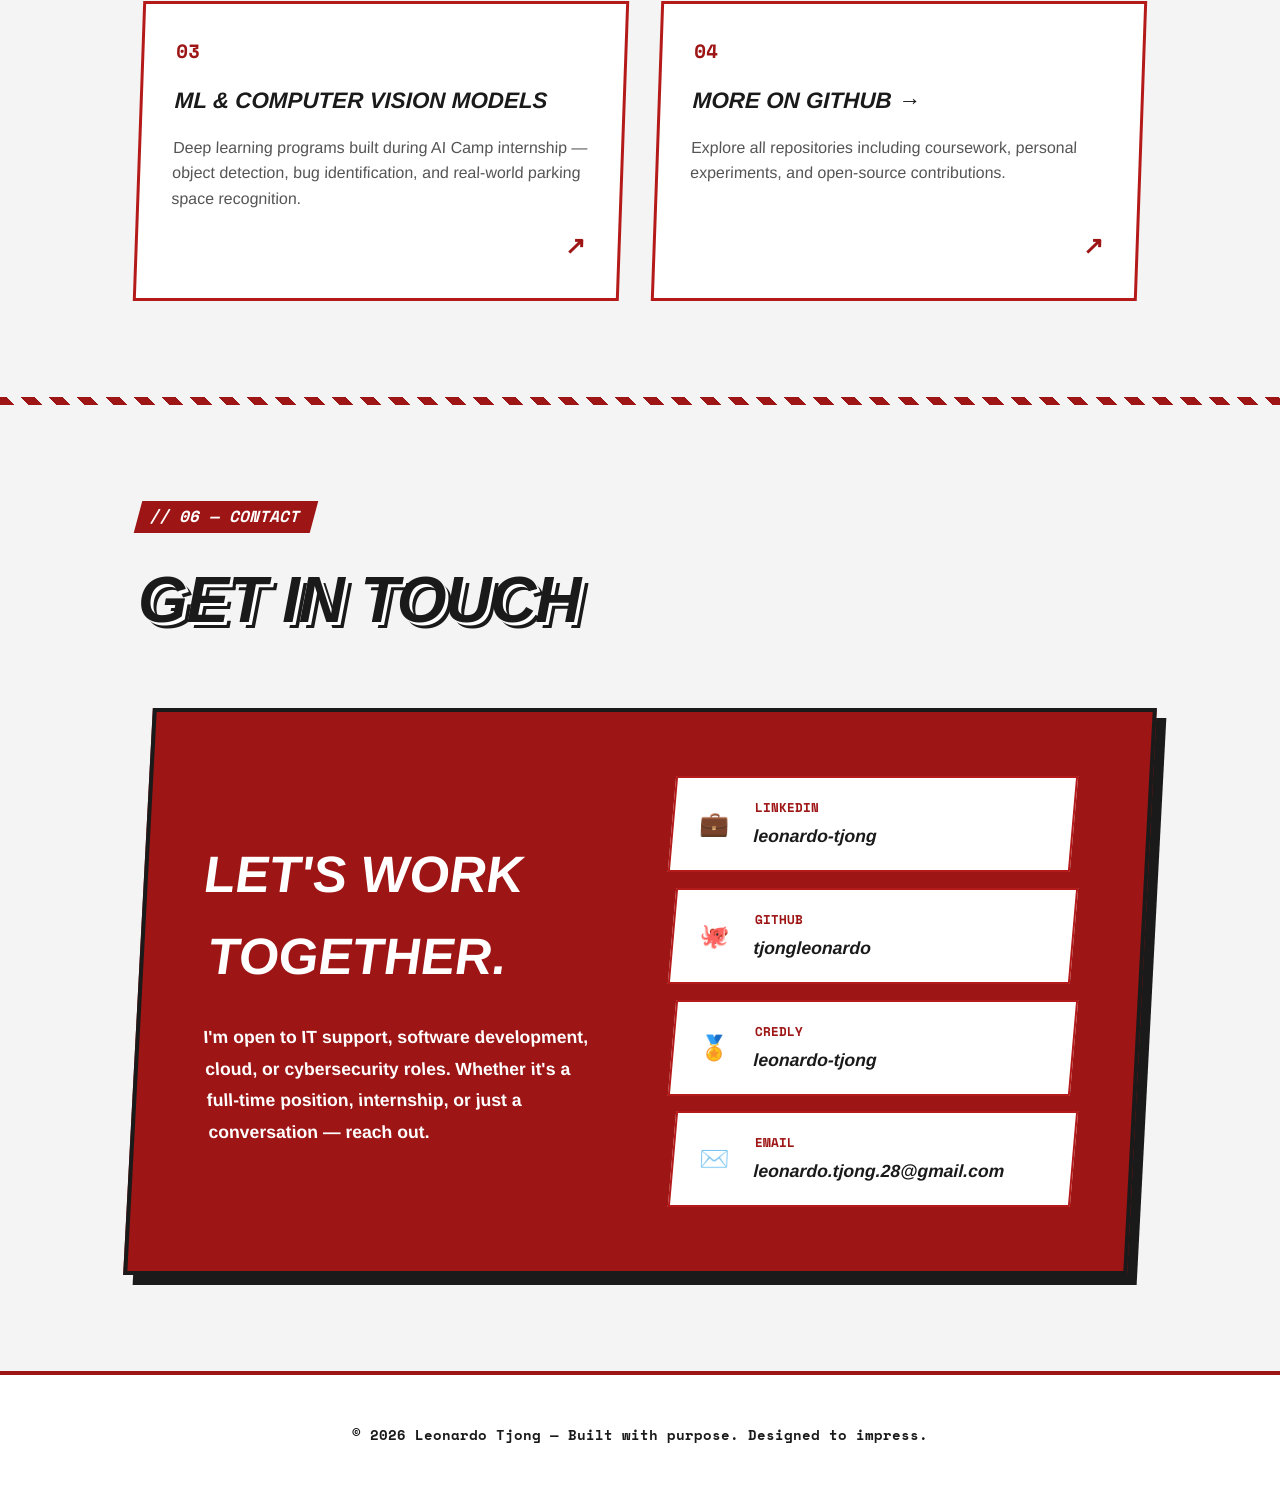
<file: Portfolio/portfolio.html>
<!DOCTYPE html>
<html lang="en">
<head>
  <meta charset="UTF-8" />
  <meta name="viewport" content="width=device-width, initial-scale=1.0"/>
  <title>Leonardo Tjong — Portfolio</title>
  <link rel="preconnect" href="https://fonts.googleapis.com"/>
  <link rel="preconnect" href="https://fonts.gstatic.com" crossorigin/>
  <link href="https://fonts.googleapis.com/css2?family=Space+Mono:wght@400;700&family=Syne:wght@400;700;800&display=swap" rel="stylesheet"/>
  <link rel="stylesheet" href="portfolio.css"/>
</head>
<body>

  <!-- NAV -->
  <nav>
    <div class="nav-logo">LT.Portfolio</div>
    <ul class="nav-links">
      <li><a href="#about">About</a></li>
      <li><a href="#skills">Skills</a></li>
      <li><a href="#experience">Experience</a></li>
      <li><a href="#projects">Projects</a></li>
      <li><a href="#contact">Contact</a></li>
    </ul>
  </nav>

  <!-- HERO -->
  <div class="hero">
    <div class="orb orb-1"></div>
    <div class="orb orb-2"></div>
    <p class="hero-tag">// IT &amp; Computer Science Portfolio</p>
    <h1>Leonardo<br/><span>Tjong.</span></h1>
    <p class="hero-sub">
      Information Technology student at UCF with a minor in Secure Computing &amp; Networks.
      Building at the intersection of software, cloud, and security.
    </p>
    <div class="hero-cta">
      <a href="#projects" class="btn btn-primary">View Projects</a>
      <a href="#contact" class="btn btn-outline">Get in Touch</a>
    </div>
  </div>

  <hr class="divider"/>

  <!-- ABOUT -->
  <section id="about">
    <div class="reveal">
      <p class="section-label">// 01 &mdash; about</p>
      <h2 class="section-title">Who I Am</h2>
      <div class="about-grid">
        <div class="about-text">
          <p>
            I'm a highly motivated, detail-oriented IT student at the University of Central Florida
            with a strong foundation in computer science principles, networking, and security.
          </p>
          <p>
            I've gained hands-on experience building AI-powered applications, working with cloud
            infrastructure, and collaborating in fast-paced team environments. I thrive on solving
            hard problems and shipping real things.
          </p>
          <p>
            Currently seeking IT or CS roles where I can bring my skills in software development,
            cloud platforms, and secure computing to meaningful work.
          </p>
        </div>
        <div class="about-details">
          <div class="detail-row">
            <span class="label">University</span>
            <span class="value">University of Central Florida</span>
          </div>
          <div class="detail-row">
            <span class="label">Major</span>
            <span class="value">Information Technology</span>
          </div>
          <div class="detail-row">
            <span class="label">Minor</span>
            <span class="value">Secure Computing &amp; Networks</span>
          </div>
          <div class="detail-row">
            <span class="label">Focus Areas</span>
            <span class="value">Cloud · Security · Software Dev</span>
          </div>
        </div>
      </div>
    </div>
  </section>

  <hr class="divider"/>

  <!-- SKILLS -->
  <section id="skills">
    <div class="reveal">
      <p class="section-label">// 02 &mdash; skills</p>
      <h2 class="section-title">Technical Skills</h2>
      <div class="skills-grid">
        <div class="skill-card">
          <div class="skill-icon">🐍</div>
          <div class="skill-name">Python</div>
          <div class="skill-desc">ML projects, scripting, web backends, and data pipelines.</div>
        </div>
        <div class="skill-card">
          <div class="skill-icon">☕</div>
          <div class="skill-name">Java</div>
          <div class="skill-desc">Object-oriented programming, data structures, and algorithms.</div>
        </div>
        <div class="skill-card">
          <div class="skill-icon">🌐</div>
          <div class="skill-name">HTML / CSS</div>
          <div class="skill-desc">Semantic markup, responsive design, and accessible UI.</div>
        </div>
        <div class="skill-card">
          <div class="skill-icon">⚙️</div>
          <div class="skill-name">C</div>
          <div class="skill-desc">Low-level systems programming, memory management, OS concepts.</div>
        </div>
        <div class="skill-card">
          <div class="skill-icon">🗄️</div>
          <div class="skill-name">SQL</div>
          <div class="skill-desc">Database design, querying, and data modelling.</div>
        </div>
        <div class="skill-card">
          <div class="skill-icon">☁️</div>
          <div class="skill-name">AWS</div>
          <div class="skill-desc">Cloud foundations, security, and deployment. AWS certified.</div>
        </div>
        <div class="skill-card">
          <div class="skill-icon">🔒</div>
          <div class="skill-name">Cybersecurity</div>
          <div class="skill-desc">Secure computing, networking protocols, and threat mitigation.</div>
        </div>
        <div class="skill-card">
          <div class="skill-icon">🖥️</div>
          <div class="skill-name">Hardware &amp; IT Support</div>
          <div class="skill-desc">Installation, troubleshooting, and repair of hardware/software.</div>
        </div>
      </div>
    </div>
  </section>

  <hr class="divider"/>

  <!-- EXPERIENCE -->
  <section id="experience">
    <div class="reveal">
      <p class="section-label">// 03 &mdash; experience</p>
      <h2 class="section-title">Work Experience</h2>
      <div class="experience-card">
        <div class="exp-header">
          <div>
            <div class="exp-title">Machine Learning Intern</div>
            <div class="exp-company">AI Camp</div>
          </div>
          <div class="exp-date">June 2022 – July 2022</div>
        </div>
        <ul class="exp-list">
          <li>Designed and developed front and back ends of AI-powered web projects using Python, HTML, and CSS.</li>
          <li>Built four deep learning and computer vision programs to detect objects of interest, identify issues, and locate bugs in a team environment.</li>
          <li>Engineered and deployed two machine learning models with real-world applications, including a parking space identification system.</li>
          <li>Enhanced proficiency in machine learning workflows and web development tooling.</li>
        </ul>
      </div>
    </div>
  </section>

  <hr class="divider"/>

  <!-- CERTIFICATIONS -->
  <section id="certifications">
    <div class="reveal">
      <p class="section-label">// 04 &mdash; certifications</p>
      <h2 class="section-title">Certifications</h2>
      <div class="certs-grid">
        <div class="cert-card">
          <div class="cert-icon">☁️</div>
          <div>
            <div class="cert-name">AWS Academy Cloud Foundations</div>
            <div class="cert-issuer">Amazon Web Services</div>
          </div>
        </div>
        <div class="cert-card">
          <div class="cert-icon">🔐</div>
          <div>
            <div class="cert-name">AWS Academy Cloud Security Foundations</div>
            <div class="cert-issuer">Amazon Web Services</div>
          </div>
        </div>
        <div class="cert-card">
          <div class="cert-icon">🏅</div>
          <div>
            <div class="cert-name">AWS Cloud Certifications</div>
            <div class="cert-issuer">Amazon Web Services · Verified on Credly</div>
          </div>
        </div>
      </div>
    </div>
  </section>

  <hr class="divider"/>

  <!-- PROJECTS -->
  <section id="projects">
    <div class="reveal">
      <p class="section-label">// 05 &mdash; projects</p>
      <h2 class="section-title">Relevant Projects</h2>
      <div class="projects-grid">

        <a class="project-card" href="KnightMaps.html" target="_blank" rel="noopener">
          <div class="project-num">01</div>
          <div class="project-name">KnightMaps</div>
          <div class="project-desc">
            A Human-Computer Interaction project focused on intuitive campus navigation
            and UX design for UCF students.
          </div>
          <div class="project-arrow">↗</div>
        </a>

        <a class="project-card" href="nile.html" target="_blank" rel="noopener">
          <div class="project-num">02</div>
          <div class="project-name">Nile.com</div>
          <div class="project-desc">
            A desktop ordering application built with Java Swing and Eclipse WindowBuilder -
            simulating a real e-commerce workflow from item search through transaction logging.
          </div>
          <div class="project-arrow">↗</div>
        </a>

        <a class="project-card" href="https://github.com/tjongleonardo" target="_blank" rel="noopener">
          <div class="project-num">03</div>
          <div class="project-name">ML &amp; Computer Vision Models</div>
          <div class="project-desc">
            Deep learning programs built during AI Camp internship — object detection,
            bug identification, and real-world parking space recognition.
          </div>
          <div class="project-arrow">↗</div>
        </a>

        <a class="project-card" href="https://github.com/tjongleonardo" target="_blank" rel="noopener">
          <div class="project-num">04</div>
          <div class="project-name">More on GitHub →</div>
          <div class="project-desc">
            Explore all repositories including coursework, personal experiments,
            and open-source contributions.
          </div>
          <div class="project-arrow">↗</div>
        </a>


      </div>
    </div>
  </section>

  <hr class="divider"/>

  <!-- CONTACT -->
  <section id="contact">
    <div class="reveal">
      <p class="section-label">// 06 &mdash; contact</p>
      <h2 class="section-title">Get In Touch</h2>
      <div class="contact-wrapper">
        <div class="contact-left">
          <h2>Let's work<br/>together.</h2>
          <p>
            I'm open to IT support, software development, cloud, or cybersecurity roles.
            Whether it's a full-time position, internship, or just a conversation — reach out.
          </p>
        </div>
        <div class="contact-links">
          <a class="contact-link" href="https://www.linkedin.com/in/leonardo-tjong-90444035a/" target="_blank" rel="noopener">
            <span class="contact-link-icon">💼</span>
            <div>
              <span class="contact-link-label">LinkedIn</span>
              <span class="contact-link-value">leonardo-tjong</span>
            </div>
          </a>
          <a class="contact-link" href="https://github.com/tjongleonardo" target="_blank" rel="noopener">
            <span class="contact-link-icon">🐙</span>
            <div>
              <span class="contact-link-label">GitHub</span>
              <span class="contact-link-value">tjongleonardo</span>
            </div>
          </a>
          <a class="contact-link" href="https://www.credly.com/users/leonardo-tjong" target="_blank" rel="noopener">
            <span class="contact-link-icon">🏅</span>
            <div>
              <span class="contact-link-label">Credly</span>
              <span class="contact-link-value">leonardo-tjong</span>
            </div>
          </a>
          <a class="contact-link" href="mailto:leonardo.tjong.28@gmail.com">
            <span class="contact-link-icon">✉️</span>
            <div>
              <span class="contact-link-label">Email</span>
              <span class="contact-link-value">leonardo.tjong.28@gmail.com</span>
            </div>
          </a>
        </div>
      </div>
    </div>
  </section>

  <footer>
    <p>© 2026 Leonardo Tjong &mdash; Built with purpose. Designed to impress.</p>
  </footer>

  <script>
    // Add js-ready so CSS knows JS is active (prevents flash of hidden content)
    document.body.classList.add('js-ready');

    const reveals = document.querySelectorAll('.reveal');

    const observer = new IntersectionObserver((entries) => {
      entries.forEach(entry => {
        if (entry.isIntersecting) {
          entry.target.classList.add('visible');
          observer.unobserve(entry.target);
        }
      });
    }, {
      threshold: 0.05,
      rootMargin: '0px 0px -40px 0px'
    });

    reveals.forEach(el => observer.observe(el));
  </script>

</body>
</html>
</file>
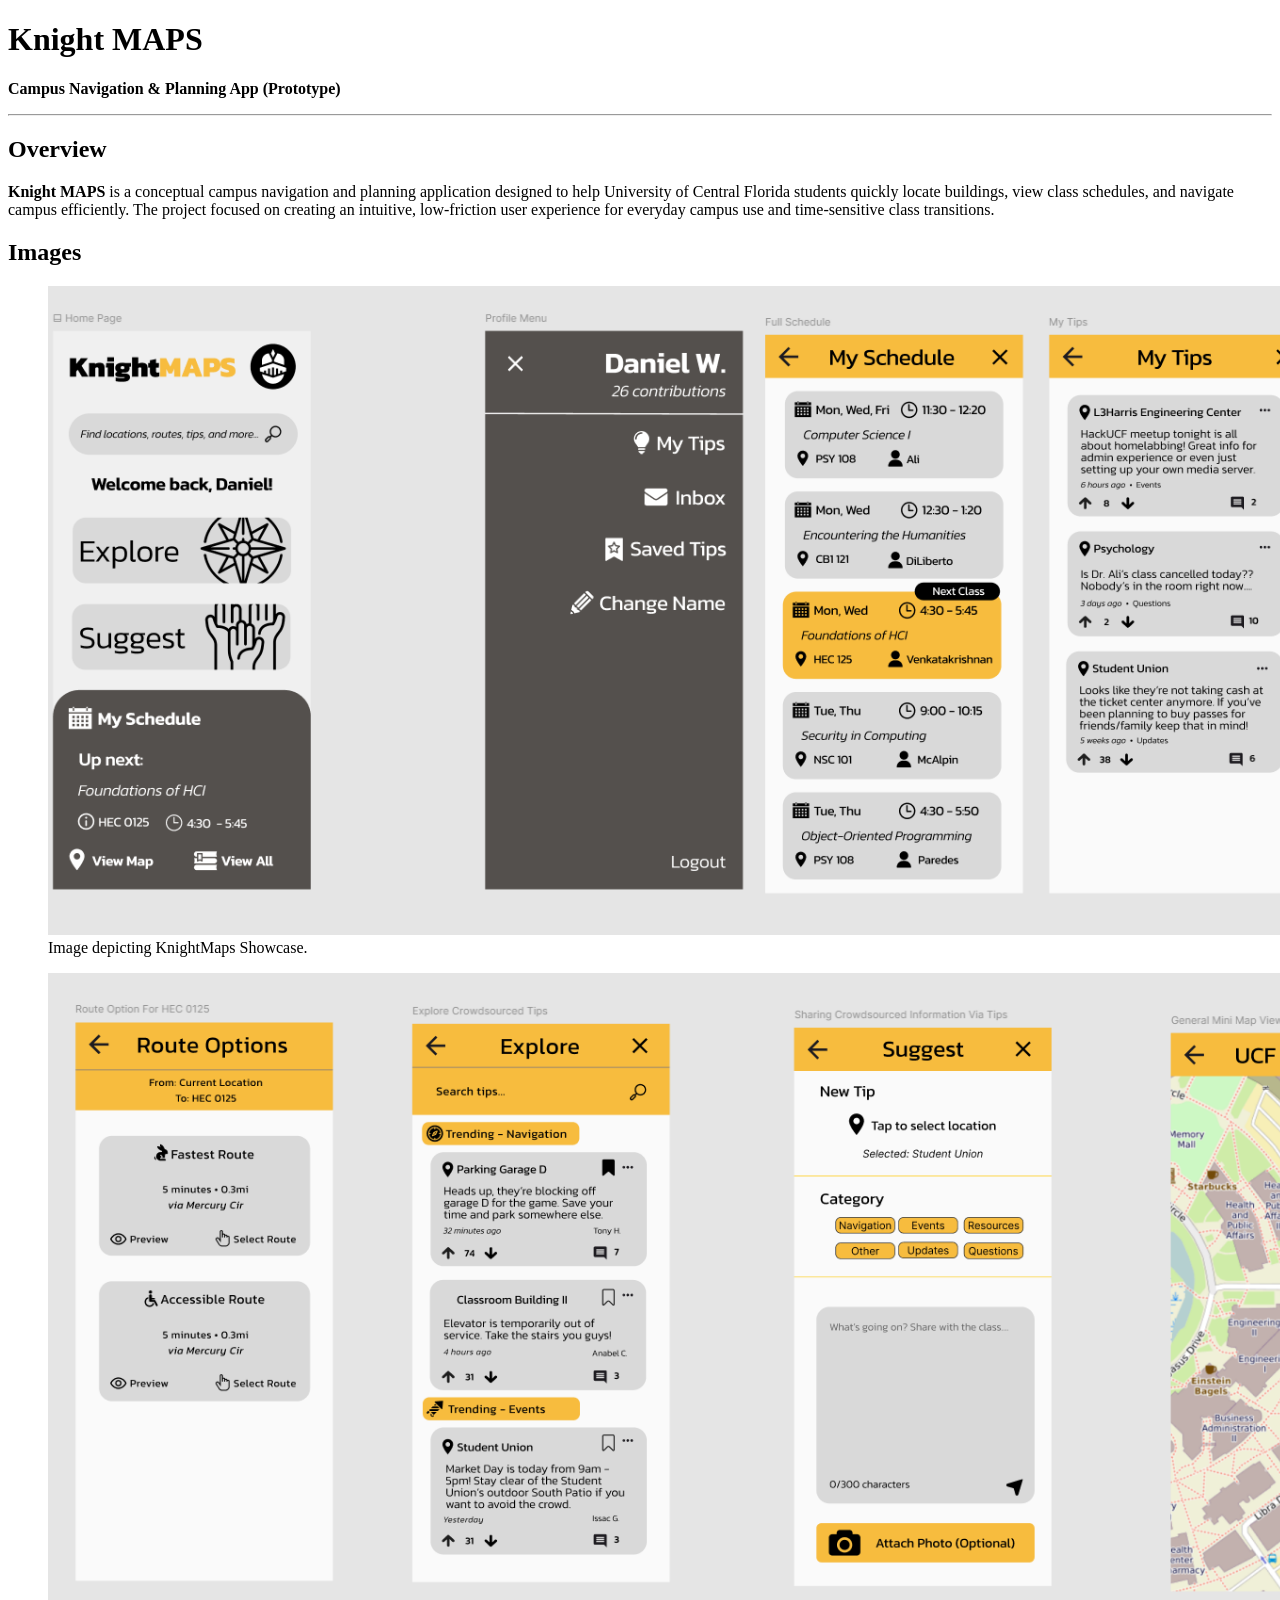
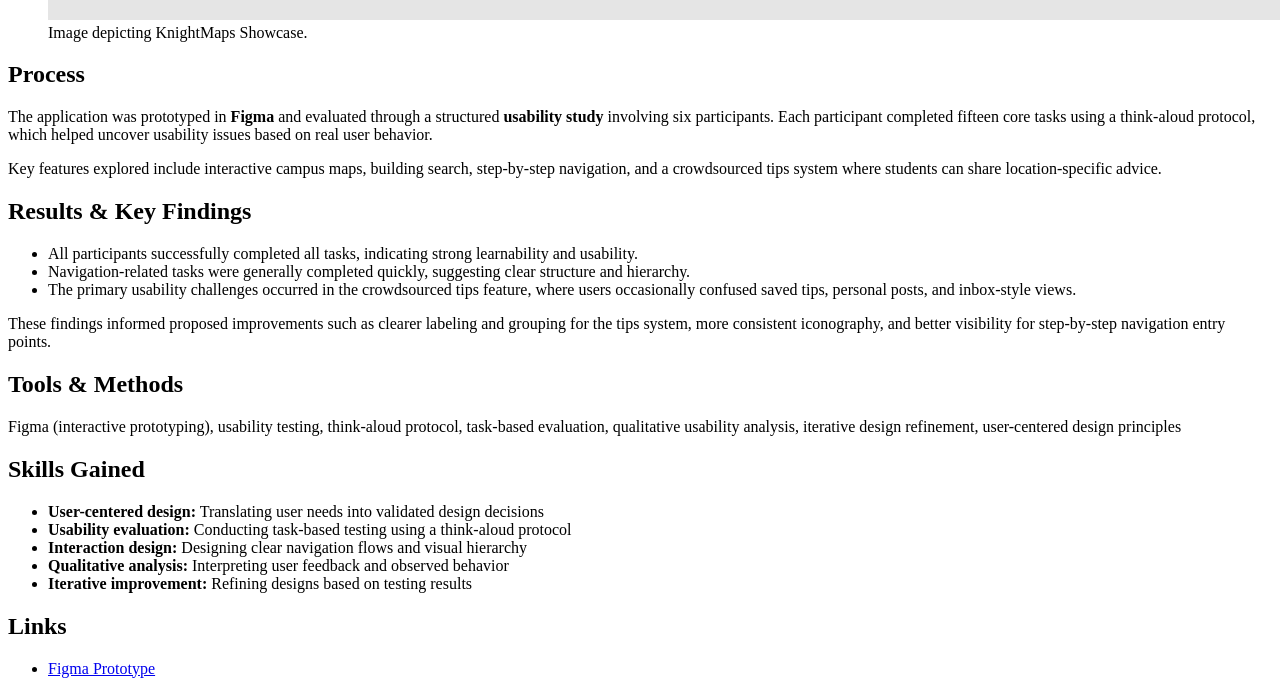
<file: Resume/KnightMaps.html>
<!doctype html>
<html lang="en">
<head>
  <meta charset="UTF-8">
  <title>Knight MAPS — Project Showcase</title>
</head>

<body>
  <header>
    <h1>Knight MAPS</h1>
    <p><strong>Campus Navigation & Planning App (Prototype)</strong></p>
    <hr />
  </header>

  <main>
    <article>

      <section id="overview">
        <h2>Overview</h2>
        
        <p>
          <strong>Knight MAPS</strong> is a conceptual campus navigation and planning application designed to help
          University of Central Florida students quickly locate buildings, view class schedules, and navigate campus
          efficiently. The project focused on creating an intuitive, low-friction user experience for everyday campus
          use and time-sensitive class transitions.
        </p>
      </section>
      <section id="Images">
        <h2>Images</h2>
         <figure>
           <img src="Images/KnightMaps.png" alt="Image depicting KnightMaps Showcase." width="1800px">
           <figcaption>Image depicting KnightMaps Showcase.</figcaption>
         </figure>

        <figure>
          <img src="Images/KnightMaps2.png" alt="Image depicting KnightMaps Showcase." width="1800px">
          <figcaption>Image depicting KnightMaps Showcase.</figcaption>
        </figure>
          
        

      </section>

      <section id="process">
        <h2>Process</h2>
        <p>
          The application was prototyped in <strong>Figma</strong> and evaluated through a structured
          <strong>usability study</strong> involving six participants. Each participant completed fifteen core tasks
          using a think-aloud protocol, which helped uncover usability issues based on real user behavior.
        </p>
        <p>
          Key features explored include interactive campus maps, building search, step-by-step navigation, and a
          crowdsourced tips system where students can share location-specific advice.
        </p>
      </section>

      <section id="results">
        <h2>Results & Key Findings</h2>
        <ul>
          <li>All participants successfully completed all tasks, indicating strong learnability and usability.</li>
          <li>Navigation-related tasks were generally completed quickly, suggesting clear structure and hierarchy.</li>
          <li>
            The primary usability challenges occurred in the crowdsourced tips feature, where users occasionally
            confused saved tips, personal posts, and inbox-style views.
          </li>
        </ul>
        <p>
          These findings informed proposed improvements such as clearer labeling and grouping for the tips system,
          more consistent iconography, and better visibility for step-by-step navigation entry points.
        </p>
      </section>

      <section id="tools">
        <h2>Tools & Methods</h2>
        <p>
          Figma (interactive prototyping), usability testing, think-aloud protocol, task-based evaluation,
          qualitative usability analysis, iterative design refinement, user-centered design principles
        </p>
      </section>

      <section id="skills">
        <h2>Skills Gained</h2>
        <ul>
          <li><strong>User-centered design:</strong> Translating user needs into validated design decisions</li>
          <li><strong>Usability evaluation:</strong> Conducting task-based testing using a think-aloud protocol</li>
          <li><strong>Interaction design:</strong> Designing clear navigation flows and visual hierarchy</li>
          <li><strong>Qualitative analysis:</strong> Interpreting user feedback and observed behavior</li>
          <li><strong>Iterative improvement:</strong> Refining designs based on testing results</li>
        </ul>
      </section>

      <section id="links">
        <h2>Links</h2>
        <ul>
          <li>
            <a href="https://www.figma.com/proto/OmRlPG6xDp14msOdBNspzh/le559549-s-team-library?node-id=3382-2&p=f&t=xZesngO5Kwn3CgIG-0&scaling=scale-down&content-scaling=fixed&page-id=0%3A1&starting-point-node-id=3519%3A506"
               target="_blank">
              Figma Prototype
            </a>
          </li>
        </ul>
      </section>

    </article>
  </main>
</body>
</html>
</file>
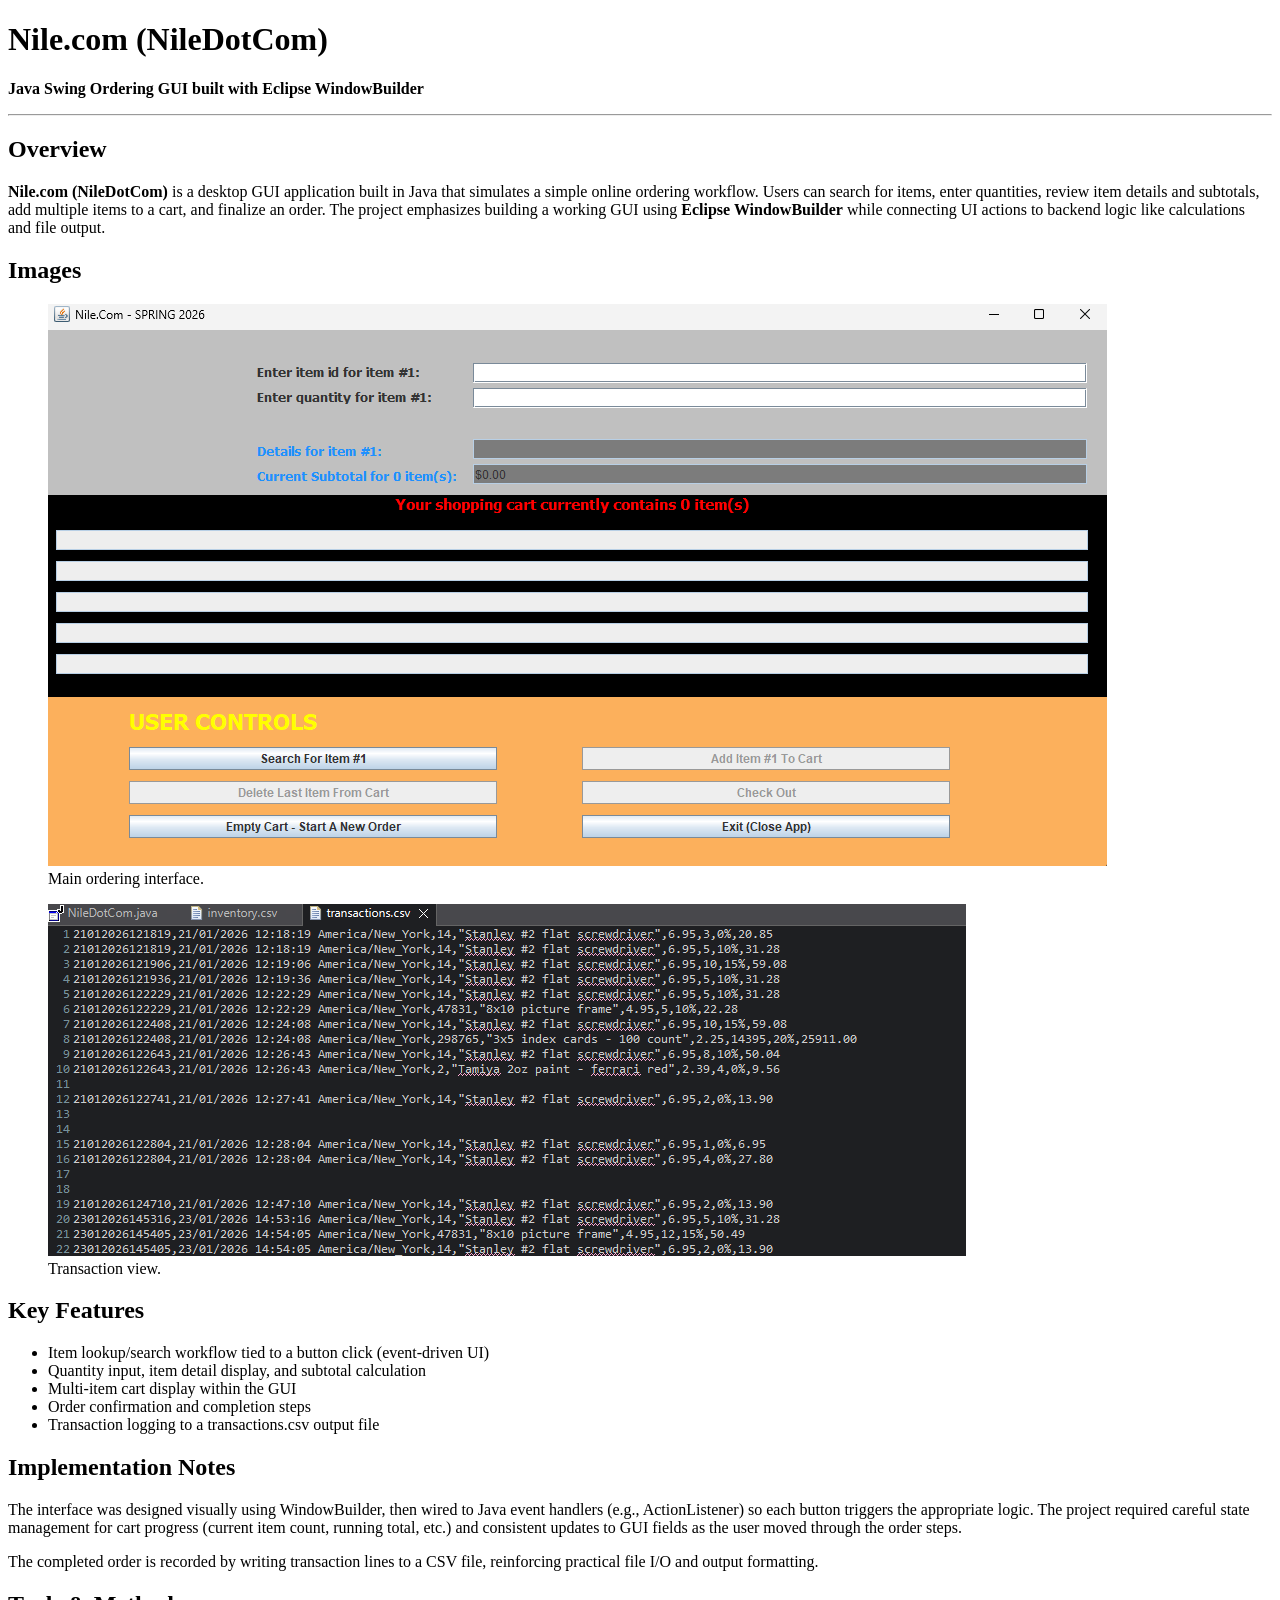
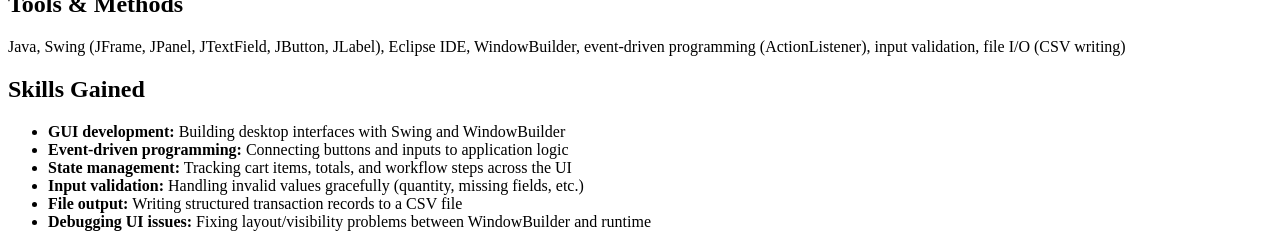
<file: Resume/NileGUI.html>
<!doctype html>
<html lang="en">
<head>
  <meta charset="UTF-8">
  <title>Nile.com (NileDotCom) — GUI Project Showcase</title>
</head>

<body>
  <header>
    <h1>Nile.com (NileDotCom)</h1>
    <p><strong>Java Swing Ordering GUI built with Eclipse WindowBuilder</strong></p>
    <hr />
  </header>

  <main>
    <article>
      <section id="overview">
        <h2>Overview</h2>
        <p>
          <strong>Nile.com (NileDotCom)</strong> is a desktop GUI application built in Java that simulates a simple
          online ordering workflow. Users can search for items, enter quantities, review item details and subtotals,
          add multiple items to a cart, and finalize an order. The project emphasizes building a working GUI using
          <strong>Eclipse WindowBuilder</strong> while connecting UI actions to backend logic like calculations and file output.
        </p>
      </section>
      <section id="Images">
          <h2>Images</h2>
          <figure>
            <img src="Images/NileGui.png" alt="Nile.com main ordering screen">
            <figcaption>Main ordering interface.</figcaption>
          </figure>
          <figure>
            <img src="Images/NileT.png" alt="Nile.com transaction output">
            <figcaption>Transaction view.</figcaption>
          </figure>
      </section>

      <section id="features">
        <h2>Key Features</h2>
        <ul>
          <li>Item lookup/search workflow tied to a button click (event-driven UI)</li>
          <li>Quantity input, item detail display, and subtotal calculation</li>
          <li>Multi-item cart display within the GUI</li>
          <li>Order confirmation and completion steps</li>
          <li>Transaction logging to a transactions.csv output file</li>
        </ul>
      </section>

      <section id="process">
        <h2>Implementation Notes</h2>
        <p>
          The interface was designed visually using WindowBuilder, then wired to Java event handlers
          (e.g., ActionListener) so each button triggers the appropriate logic. The project required careful
          state management for cart progress (current item count, running total, etc.) and consistent updates to GUI fields
          as the user moved through the order steps.
        </p>
        <p>
          The completed order is recorded by writing transaction lines to a CSV file, reinforcing practical file I/O
          and output formatting.
        </p>
      </section>

      <section id="tools">
        <h2>Tools & Methods</h2>
        <p>
          Java, Swing (JFrame, JPanel, JTextField, JButton, JLabel), Eclipse IDE, WindowBuilder, event-driven programming
          (ActionListener), input validation, file I/O (CSV writing)
        </p>
      </section>

      <section id="skills">
        <h2>Skills Gained</h2>
        <ul>
          <li><strong>GUI development:</strong> Building desktop interfaces with Swing and WindowBuilder</li>
          <li><strong>Event-driven programming:</strong> Connecting buttons and inputs to application logic</li>
          <li><strong>State management:</strong> Tracking cart items, totals, and workflow steps across the UI</li>
          <li><strong>Input validation:</strong> Handling invalid values gracefully (quantity, missing fields, etc.)</li>
          <li><strong>File output:</strong> Writing structured transaction records to a CSV file</li>
          <li><strong>Debugging UI issues:</strong> Fixing layout/visibility problems between WindowBuilder and runtime</li>
        </ul>
      </section>

    </article>
  </main>
</body>
</html>
</file>
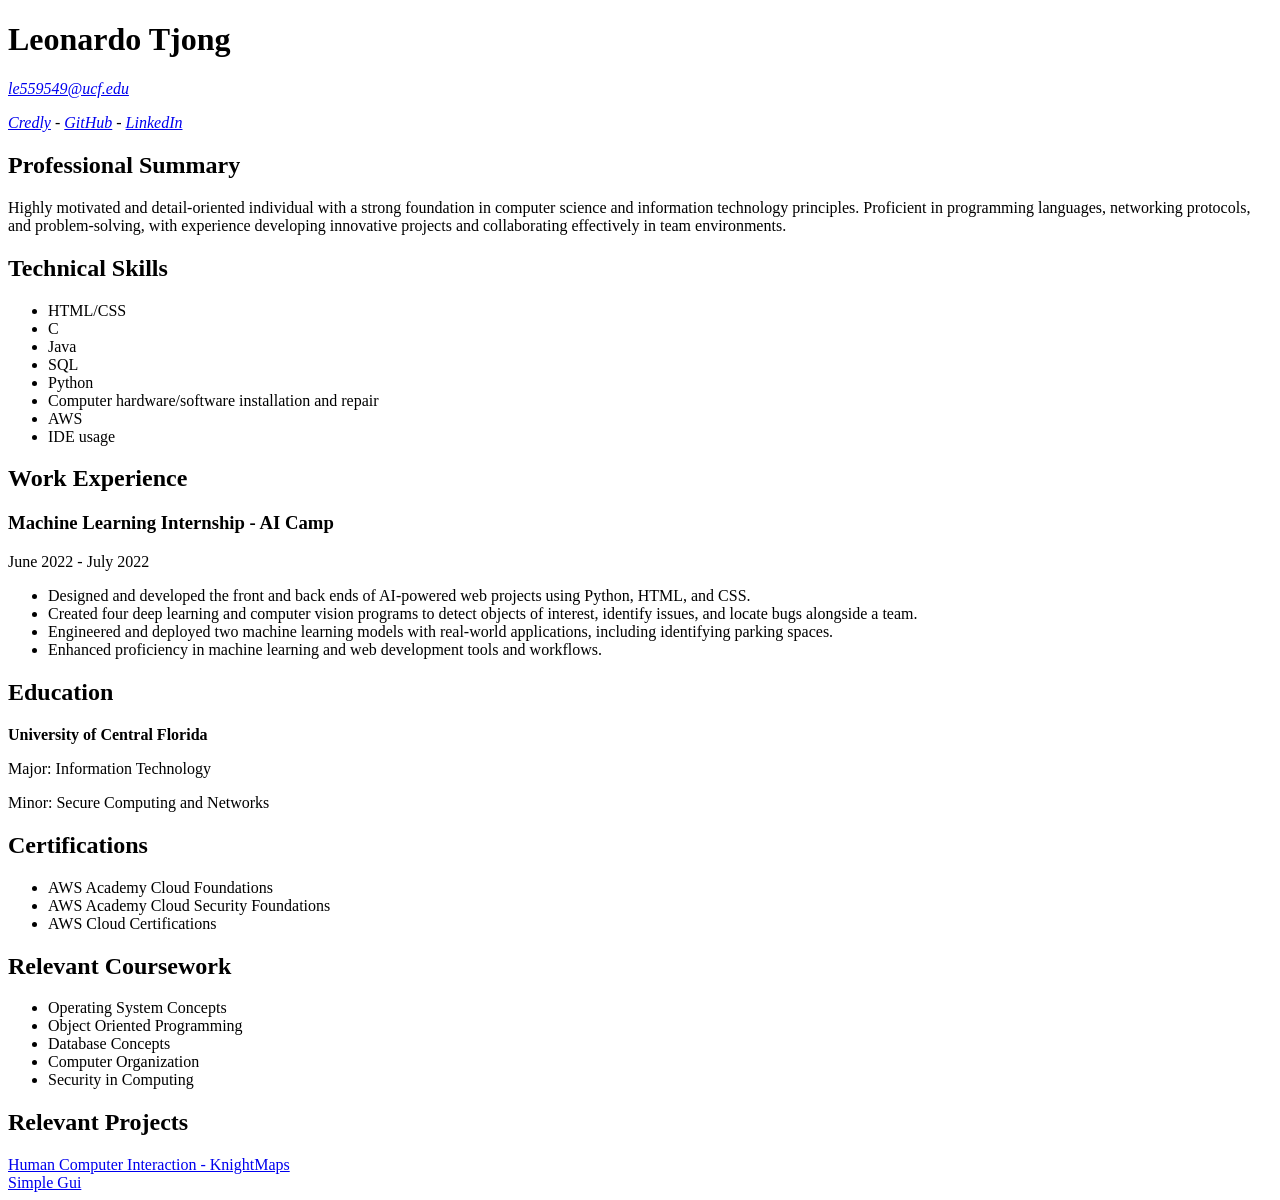
<file: Resume/resume.html>
<!doctype html>
<html lang="en">
<head>
  <meta charset="UTF-8">
  <title>Leonardo Tjong - Resume</title>
</head>

<body>
  <header>
    <h1>Leonardo Tjong</h1>

    <address>
      <p>
        <a href="mailto:le559549@ucf.edu">le559549@ucf.edu</a>
      <p>

        <a href="https://www.credly.com/users/leonardo-tjong">Credly</a>
        - <a href="https://github.com/tjongleonardo">GitHub</a> - <a href="https://www.linkedin.com/in/leonardo-tjong-90444035a/">LinkedIn</a>
      </p>
    </address>
  </header>

  <main>
    <section>
      <h2>Professional Summary</h2>
      <p>
        Highly motivated and detail-oriented individual with a strong foundation in computer science and information
        technology principles. Proficient in programming languages, networking protocols, and problem-solving, with
        experience developing innovative projects and collaborating effectively in team environments.
      </p>
    </section>

    <section>
      <h2>Technical Skills</h2>
      <ul>
        <li>HTML/CSS</li>
        <li>C</li>
        <li>Java</li>
        <li>SQL</li>
        <li>Python</li>
        <li>Computer hardware/software installation and repair</li>
        <li>AWS</li>
        <li>IDE usage</li>
      </ul>
    </section>

    <section>
      <h2>Work Experience</h2>

      <article>
        <h3>Machine Learning Internship - AI Camp</h3>
        <p>June 2022 - July 2022</p>
        <ul>
          <li>Designed and developed the front and back ends of AI-powered web projects using Python, HTML, and CSS.</li>
          <li>Created four deep learning and computer vision programs to detect objects of interest, identify issues, and locate bugs alongside a team.</li>
          <li>Engineered and deployed two machine learning models with real-world applications, including identifying parking spaces.</li>
          <li>Enhanced proficiency in machine learning and web development tools and workflows.</li>
        </ul>
      </article>
    </section>

    <section>
      <h2>Education</h2>
      <p><strong>University of Central Florida</strong></p>
      <p>Major: Information Technology</p>
      <p>Minor: Secure Computing and Networks</p>
    </section>

    <section>
      <h2>Certifications</h2>
      <ul>
        <li>AWS Academy Cloud Foundations</li>
        <li>AWS Academy Cloud Security Foundations</li>
        <li>AWS Cloud Certifications</li>
      </ul>
    </section>

    <section>
      <h2>Relevant Coursework</h2>
      <ul>
        <li>Operating System Concepts</li>
        <li>Object Oriented Programming</li>
        <li>Database Concepts</li>
        <li>Computer Organization</li>
        <li>Security in Computing</li>
      </ul>
    </section>

    <h2>Relevant Projects</h2>
    <a href="KnightMaps.html">Human Computer Interaction - KnightMaps</a><br>
    <a href="NileGUI.html">Simple Gui</a>
    

  </main>
</body>
</html>
</file>
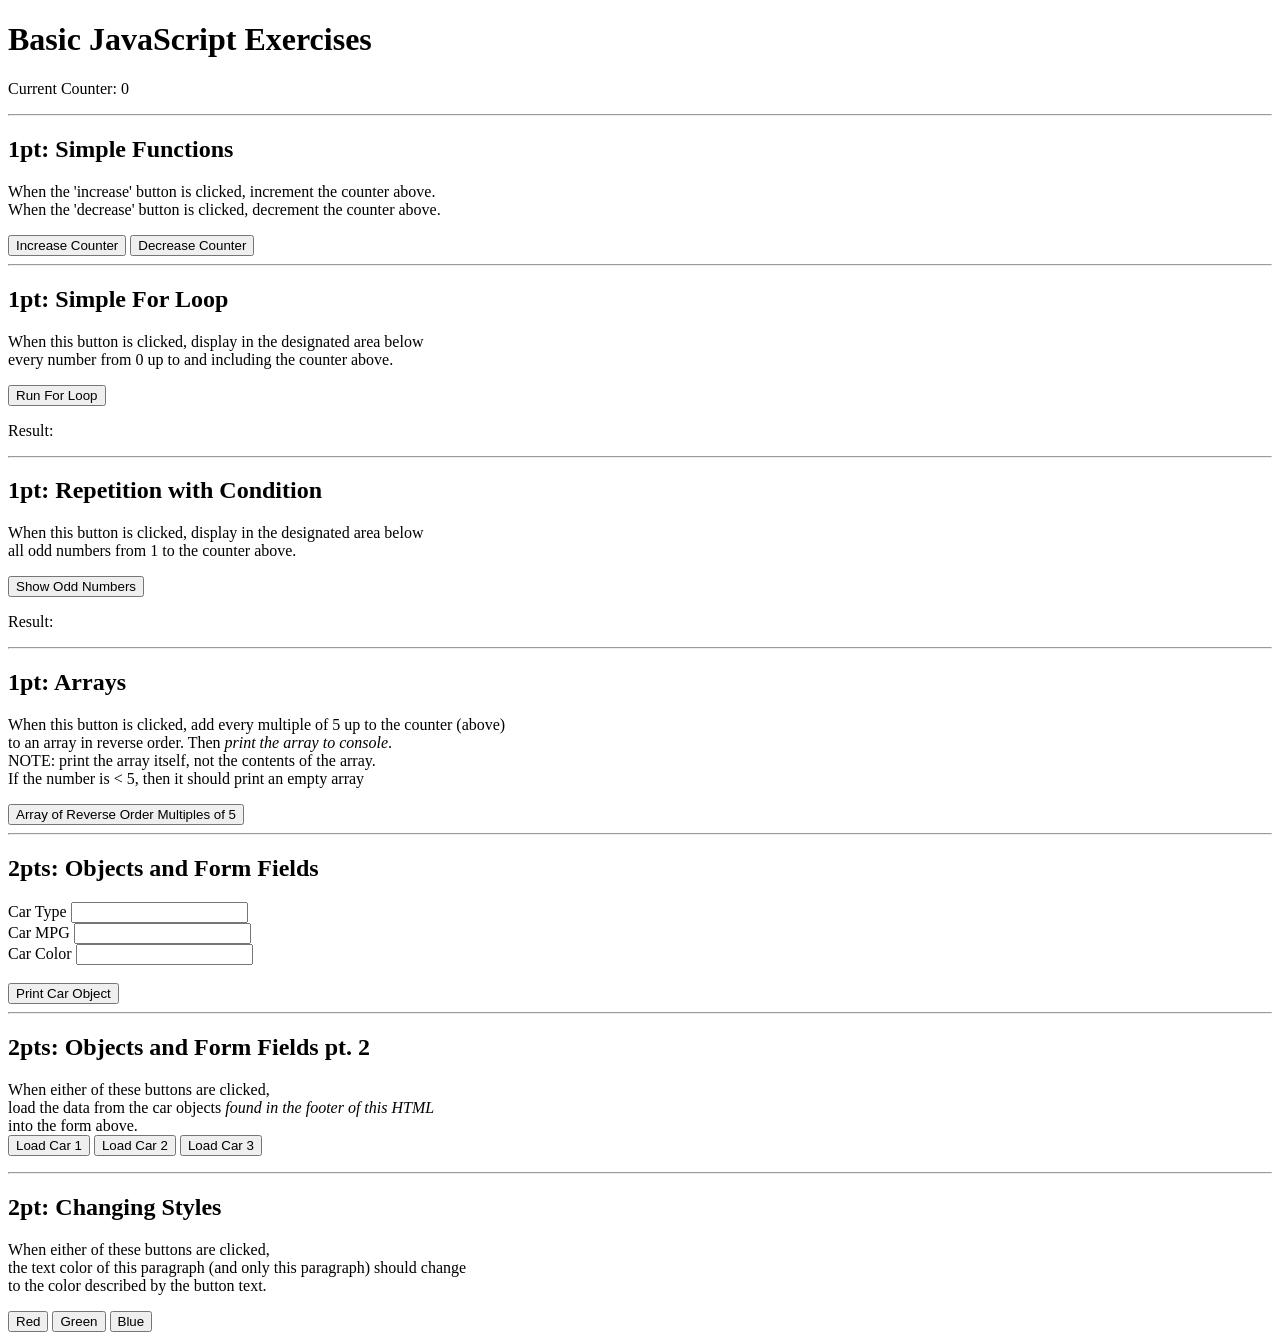
<file: CIS4004/Basic JavaScript/BasicJavaScript.html>
<!DOCTYPE html>

<html lang="en">
	<head>
		<title>Basic JavaScript Exercises</title>
		<!-- change the src value to use your own script -->
		<script src="js.js">
		</script>
	</head>
	
	
	<body>
		<h1>Basic JavaScript Exercises</h1>

		<p>Current Counter: <span id="counter">0</span></p>
		
		<hr>
		
		<h2>1pt: Simple Functions</h2>
		<p>When the 'increase' button is clicked, increment the counter above.<br>
			When the 'decrease' button is clicked, decrement the counter above.</p>
		<button onclick="tickUp()">Increase Counter</button>
		<button onclick="tickDown()">Decrease Counter</button>
		
		<hr>
		
		<h2>1pt: Simple For Loop</h2>
		<p>When this button is clicked, display in the designated area below<br>
		every number from 0 up to and including the counter above.</p>
		<button onclick="runForLoop()">Run For Loop</button>
		
		<p>Result: <span id="forLoopResult"></span></p>
		
		<hr>
		
		<h2>1pt: Repetition with Condition</h2>
		<p>When this button is clicked, display in the designated area below<br>
		all odd numbers from 1 to the counter above.</p>
		<button onclick="showOddNumbers()">Show Odd Numbers</button>
		
		<p>Result: <span id="oddNumberResult"></span></p>
		
		<hr>
		
		<h2>1pt: Arrays</h2>
		<p>When this button is clicked, add every multiple of 5 up to the counter (above)<br>
		to an array in reverse order.  Then <em>print the array to console</em>.<br>
		NOTE: print the array itself, not the contents of the array.<br>
		If the number is &lt; 5, then it should print an empty array</p>
		<button onclick="addMultiplesToArray()">Array of Reverse Order Multiples of 5</button>
		
		<hr>
		
		<h2>2pts: Objects and Form Fields</h2>
		<label for="carType">Car Type</label> <input id="carType" type="text"><br>
		<label for="carMPG">Car MPG</label> <input id="carMPG" type="text"><br>
		<label for="carColor">Car Color</label> <input id="carColor" type="text"><br>
		<br>
		
		<button type="button" onclick="printCarObject()">Print Car Object</button>
		
		<hr>
		
		<h2>2pts: Objects and Form Fields pt. 2</h2>
		<p>When either of these buttons are clicked,<br>
		load the data from the car objects <em>found in the footer of this HTML</em><br>
		into the form above.<br>
		<button type="button" onclick="loadCar(1)">Load Car 1</button>
		<button type="button" onclick="loadCar(2)">Load Car 2</button>
		<button type="button" onclick="loadCar(3)">Load Car 3</button>
		
		<hr>
		
		<h2>2pt: Changing Styles</h2>
		<p id="styleParagraph">When either of these buttons are clicked,<br>
		the text color of this paragraph (and only this paragraph) should change<br>
		to the color described by the button text.</p>
		
		<button type="button" onclick="changeColor(1)">Red</button>
		<button type="button" onclick="changeColor(2)">Green</button>
		<button type="button" onclick="changeColor(3)">Blue</button>
	
	
		<footer>
			<script>
				let carObject1 = {cType: "sedan", cMPG: "32", cColor: "blue"};
				let carObject2 = {cType: "truck", cMPG: "28", cColor: "red"};
				let carObject3 = {cType: "van", cMPG: "30", cColor: "green"};
			</script>
		</footer>
	</body>
	
	
</html>
</file>
<file: Portfolio/portfolio.css>
/* ================================================
   portfolio.css — Persona 5 Theme (Leonardo Tjong)
   ================================================ */

/* ── TOKENS ── */
:root {
  --bg: #f4f4f4;
  /* Light gray */
  --surface: #ffffff;
  /* Pure white */
  --card: #ffffff;
  --border: #b51a1a;
  /* Muted P5 Red */
  --accent: #9e1515;
  /* Deeper Muted Red */
  --accent2: #1a1a1a;
  /* Black highlight */
  --text: #1a1a1a;
  /* Almost black text */
  --text-dark: #ffffff;
  /* White text for buttons/dark backgrounds */
  --muted: #555555;
  /* Muted dark gray */
  --mono: 'Space Mono', monospace;
  --sans: 'DM Sans', sans-serif;
}

/* ── RESET ── */
*,
*::before,
*::after {
  box-sizing: border-box;
  margin: 0;
  padding: 0;
}

html {
  scroll-behavior: smooth;
}

/* ── BASE ── */
body {
  background: var(--bg);
  color: var(--text);
  font-family: var(--sans);
  line-height: 1.6;
  overflow-x: hidden;
}

/* ── HALFTONE PATTERN ── */
.halftone-bg {
  position: absolute;
  top: 0;
  left: 0;
  right: 0;
  bottom: 0;
  background-image: radial-gradient(rgba(181, 26, 26, 0.3) 2px, transparent 2px);
  background-size: 10px 10px;
  opacity: 0.5;
  pointer-events: none;
  z-index: 0;
}

/* ── MAIN CONTENT WRAPPER ── */
.main-content {
  opacity: 1;
  transition: opacity 0.5s ease-in;
}

.main-content.hidden {
  opacity: 0;
  pointer-events: none;
  height: 100vh;
  overflow: hidden;
}

.main-content.reveal-main {
  animation: revealMain 0.6s cubic-bezier(0.25, 1, 0.5, 1) forwards;
}

/* ── START SCREEN OVERLAY ── */
.start-screen {
  position: fixed;
  inset: 0;
  z-index: 9999;
  background: var(--bg);
  display: flex;
  align-items: center;
  justify-content: center;
  cursor: pointer;
  overflow: hidden;
}

.start-screen-bg {
  position: absolute;
  inset: 0;
  background: var(--bg);
  z-index: 0;
}

.start-screen-bg::after {
  content: '';
  position: absolute;
  top: -20%;
  right: -20%;
  bottom: -20%;
  left: 30%;
  background: var(--accent);
  clip-path: polygon(15% 0, 100% 0, 100% 100%, 0% 100%);
  z-index: 1;
}

.start-screen-content {
  position: relative;
  z-index: 10;
  text-align: center;
  display: flex;
  flex-direction: column;
  align-items: center;
  gap: 3rem;
}

.start-logo {
  display: flex;
  flex-direction: column;
  align-items: center;
  transform: skewX(-10deg);
}

.logo-first {
  font-family: var(--sans);
  font-size: clamp(3rem, 8vw, 6rem);
  font-weight: 800;
  font-style: italic;
  color: var(--text);
  line-height: 0.9;
  text-shadow: 4px 4px 0 var(--surface), 8px 8px 0 var(--accent2);
}

.logo-last {
  font-family: var(--sans);
  font-size: clamp(4rem, 10vw, 8rem);
  font-weight: 800;
  font-style: italic;
  color: var(--accent);
  line-height: 0.8;
  text-shadow: 4px 4px 0 var(--surface), 8px 8px 0 var(--text);
}

.press-any-button {
  font-family: var(--mono);
  font-size: 1.5rem;
  font-weight: 700;
  color: var(--surface);
  background: var(--text);
  padding: 0.5rem 1.5rem;
  border-left: 6px solid var(--accent);
  border-right: 6px solid var(--accent);
  text-transform: uppercase;
  transform: skewX(-15deg);
  animation: pulseBlink 1.2s infinite;
}

.shatter-exit {
  animation: shatterOut 0.8s cubic-bezier(0.8, 0, 0.2, 1) forwards;
}

@keyframes pulseBlink {

  0%,
  100% {
    opacity: 1;
    transform: skewX(-15deg) scale(1);
  }

  50% {
    opacity: 0.3;
    transform: skewX(-15deg) scale(0.95);
  }
}

@keyframes shatterOut {
  0% {
    clip-path: polygon(0 0, 100% 0, 100% 100%, 0 100%);
    opacity: 1;
  }

  100% {
    clip-path: polygon(100% 0, 100% 0, 100% 100%, 100% 100%);
    opacity: 0;
  }
}

@keyframes revealMain {
  0% {
    opacity: 0;
    transform: scale(0.98);
  }

  100% {
    opacity: 1;
    transform: scale(1);
  }
}

/* ── BACKGROUND CARS ── */
.bg-car {
  position: absolute;
  top: 0;
  left: 0;
  width: 50vw;
  max-width: 600px;
  opacity: 0.5;
  pointer-events: none;
  z-index: 5;
  mix-blend-mode: multiply;
  will-change: transform;
}

/* ── TRANSITION CAR ── */
.transition-car {
  position: fixed;
  top: 50%;
  left: -150vw;
  transform: translateY(-50%) scaleX(-1.5) scaleY(1.5);
  width: 80vw;
  max-width: 1200px;
  z-index: 10000;
  pointer-events: none;
  mix-blend-mode: darken;
  opacity: 0;
}

.car-zoom {
  animation: zoomPast 0.8s cubic-bezier(0.2, 0, 0.8, 1) forwards;
}

@keyframes zoomPast {
  0% {
    left: -150vw;
    opacity: 1;
  }

  50% {
    left: 10vw;
    opacity: 1;
  }

  100% {
    left: 150vw;
    opacity: 1;
  }
}

/* ── NAV ── */
nav {
  position: fixed;
  top: 0;
  left: 0;
  right: 0;
  z-index: 100;
  display: flex;
  justify-content: space-between;
  align-items: center;
  padding: 1.5rem 3rem;
  background: rgba(244, 244, 244, 0.9);
  border-bottom: 4px solid var(--accent);
  text-transform: uppercase;
  font-weight: 800;
  font-style: italic;
}

.nav-logo {
  font-family: var(--mono);
  font-size: 1.2rem;
  color: var(--text);
  letter-spacing: 0.05em;
  text-shadow: 2px 2px 0 var(--surface);
}

.nav-links {
  display: flex;
  gap: 2rem;
  list-style: none;
}

.nav-links a {
  font-family: var(--sans);
  font-size: 0.9rem;
  color: var(--text);
  text-decoration: none;
  letter-spacing: 0.05em;
  transition: all 0.2s;
  position: relative;
}

.nav-links a:hover {
  color: var(--accent);
  transform: skewX(-10deg);
  display: inline-block;
}

/* ── HERO ── */
.hero {
  min-height: 100vh;
  display: flex;
  flex-direction: column;
  justify-content: center;
  padding: 8rem 3rem 4rem;
  position: relative;
  background: var(--bg);
  overflow: hidden;
}

.hero::before {
  content: '';
  position: absolute;
  top: -10%;
  right: -10%;
  bottom: -10%;
  left: 40%;
  background: var(--accent);
  clip-path: polygon(20% 0, 100% 0, 100% 100%, 0% 100%);
  z-index: 0;
  animation: slideInBg 1s cubic-bezier(0.25, 1, 0.5, 1) forwards;
}

.hero-content {
  position: relative;
  z-index: 10;
  max-width: 800px;
}

.hero-tag {
  font-family: var(--mono);
  font-size: 1rem;
  font-weight: 700;
  color: var(--surface);
  background: var(--accent);
  display: inline-block;
  padding: 0.2rem 0.8rem;
  transform: skewX(-15deg);
  margin-bottom: 1.5rem;
  opacity: 0;
  animation: popIn 0.6s 0.2s forwards;
}

.hero h1 {
  font-size: clamp(4rem, 8vw, 8rem);
  font-weight: 800;
  line-height: 0.9;
  letter-spacing: -0.05em;
  text-transform: uppercase;
  font-style: italic;
  color: var(--text);
  text-shadow: 4px 4px 0 var(--surface), 8px 8px 0 var(--accent2);
  margin-bottom: 1rem;
  opacity: 0;
  animation: slideUpFade 0.7s 0.35s forwards;
}

.hero h1 span {
  display: block;
  color: var(--accent);
  text-shadow: 4px 4px 0 var(--surface), 8px 8px 0 var(--text);
}

.hero-sub {
  margin-top: 2rem;
  font-size: clamp(1.1rem, 2vw, 1.4rem);
  font-weight: 700;
  color: var(--surface);
  background: var(--accent);
  padding: 1rem;
  border-left: 5px solid var(--text);
  max-width: 600px;
  transform: skewX(-5deg);
  opacity: 0;
  animation: slideUpFade 0.7s 0.5s forwards;
}

.hero-cta {
  margin-top: 3rem;
  display: flex;
  gap: 1.5rem;
  flex-wrap: wrap;
  opacity: 0;
  animation: popIn 0.7s 0.65s forwards;
}

/* ── BUTTONS ── */
.btn {
  font-family: var(--sans);
  font-size: 1rem;
  font-weight: 800;
  font-style: italic;
  letter-spacing: 0.05em;
  text-transform: uppercase;
  padding: 1rem 2.5rem;
  text-decoration: none;
  transition: all 0.1s ease-in-out;
  display: inline-block;
  transform: skewX(-15deg);
  border: 3px solid transparent;
  position: relative;
  overflow: hidden;
}

.btn-inner {
  display: inline-block;
  transform: skewX(15deg);
  /* unskew text */
}

.btn-primary {
  background: var(--text);
  color: var(--surface);
  border-color: var(--text);
  box-shadow: 6px 6px 0 var(--accent);
}

.btn-primary:hover {
  background: var(--accent);
  color: var(--surface);
  border-color: var(--accent);
  box-shadow: -4px -4px 0 var(--text);
  transform: skewX(-15deg) scale(1.05);
}

.btn-outline {
  background: transparent;
  border-color: var(--text);
  color: var(--text);
  box-shadow: 6px 6px 0 var(--accent2);
}

.btn-outline:hover {
  background: var(--text);
  color: var(--surface);
  box-shadow: -4px -4px 0 var(--accent);
  transform: skewX(-15deg) scale(1.05);
}

/* ── SECTIONS ── */
section {
  padding: 6rem 3rem;
  max-width: 1100px;
  margin: 0 auto;
  position: relative;
}

.section-label {
  font-family: var(--mono);
  font-size: 1rem;
  font-weight: 800;
  color: var(--surface);
  background: var(--accent);
  display: inline-block;
  padding: 0.2rem 0.8rem;
  transform: skewX(-15deg);
  margin-bottom: 1rem;
  text-transform: uppercase;
}

.section-title {
  font-size: clamp(2.5rem, 5vw, 4rem);
  font-weight: 800;
  font-style: italic;
  text-transform: uppercase;
  margin-bottom: 3.5rem;
  letter-spacing: -0.02em;
  text-shadow: 3px 3px 0 var(--surface), 6px 6px 0 var(--accent2);
}

hr.divider {
  border: none;
  height: 8px;
  background: repeating-linear-gradient(45deg, var(--accent), var(--accent) 10px, transparent 10px, transparent 20px);
  margin: 0;
}

/* ── ABOUT ── */
.about-grid {
  display: grid;
  grid-template-columns: 1fr 1fr;
  gap: 3rem;
  align-items: start;
}

.about-text p {
  color: var(--text);
  font-size: 1.1rem;
  line-height: 1.8;
  margin-bottom: 1.5rem;
  font-weight: 500;
}

.about-details {
  display: flex;
  flex-direction: column;
  gap: 1rem;
}

.detail-row {
  display: flex;
  flex-direction: column;
  padding: 1.25rem 1.5rem;
  background: var(--surface);
  border-left: 6px solid var(--accent);
  transform: skewX(-5deg);
  transition: transform 0.2s;
}

.detail-row:hover {
  transform: skewX(-5deg) translateX(10px);
  background: var(--accent);
  color: var(--surface);
}

.detail-row:hover .label {
  color: var(--surface);
}

.detail-row .label {
  font-family: var(--mono);
  font-size: 0.8rem;
  font-weight: 700;
  color: var(--accent);
  text-transform: uppercase;
  margin-bottom: 0.25rem;
}

.detail-row .value {
  font-size: 1.1rem;
  font-weight: 800;
  font-style: italic;
}

/* ── SKILLS ── */
.skills-grid {
  display: grid;
  grid-template-columns: repeat(auto-fill, minmax(260px, 1fr));
  gap: 1.5rem;
}

.skill-card {
  background: var(--surface);
  border: 2px solid var(--border);
  padding: 1.5rem;
  transform: skewX(-3deg);
  transition: all 0.2s;
  position: relative;
}

.skill-card::after {
  content: '';
  position: absolute;
  top: 4px;
  left: 4px;
  right: -4px;
  bottom: -4px;
  background: transparent;
  border: 2px solid var(--accent);
  z-index: -1;
  transition: all 0.2s;
}

.skill-card:hover {
  transform: skewX(-3deg) translateY(-5px);
  border-color: var(--text);
  background: var(--accent);
  color: var(--surface);
}

.skill-card:hover::after {
  top: 8px;
  left: 8px;
  right: -8px;
  bottom: -8px;
  background: var(--text);
}

.skill-card:hover .skill-desc {
  color: var(--surface);
}

.skill-icon {
  font-size: 2rem;
  margin-bottom: 0.75rem;
}

.skill-name {
  font-weight: 800;
  font-style: italic;
  font-size: 1.2rem;
  margin-bottom: 0.5rem;
  text-transform: uppercase;
}

.skill-desc {
  font-size: 0.9rem;
  color: var(--muted);
  font-weight: 500;
}

/* ── EXPERIENCE ── */
.experience-card {
  background: var(--surface);
  border: 3px solid var(--border);
  padding: 2.5rem;
  margin-bottom: 2rem;
  transform: skewX(-2deg);
  box-shadow: 8px 8px 0 var(--accent);
}

.exp-header {
  display: flex;
  justify-content: space-between;
  align-items: flex-start;
  margin-bottom: 1.5rem;
  flex-wrap: wrap;
  gap: 1rem;
}

.exp-title {
  font-size: 1.5rem;
  font-weight: 800;
  font-style: italic;
  text-transform: uppercase;
}

.exp-company {
  color: var(--accent);
  font-size: 1.1rem;
  font-weight: 700;
  margin-top: 0.25rem;
}

.exp-date {
  font-family: var(--mono);
  font-size: 0.85rem;
  font-weight: 700;
  color: var(--surface);
  background: var(--text);
  padding: 0.4rem 1rem;
  transform: skewX(-10deg);
}

.exp-list {
  list-style: none;
  display: flex;
  flex-direction: column;
  gap: 0.8rem;
}

.exp-list li {
  font-size: 1rem;
  color: var(--text);
  padding-left: 1.5rem;
  position: relative;
  font-weight: 500;
}

.exp-list li::before {
  content: '★';
  position: absolute;
  left: 0;
  color: var(--accent);
  font-size: 0.9rem;
}

/* ── CERTIFICATIONS ── */
.certs-grid {
  display: grid;
  grid-template-columns: repeat(auto-fill, minmax(280px, 1fr));
  gap: 1.5rem;
}

.cert-card {
  background: var(--surface);
  border: 2px solid var(--border);
  padding: 1.5rem;
  display: flex;
  align-items: flex-start;
  gap: 1rem;
  transition: all 0.2s;
  transform: skewX(-3deg);
}

.cert-card:hover {
  background: var(--accent);
  color: var(--surface);
  border-color: var(--text);
  box-shadow: 6px 6px 0 var(--text);
  transform: skewX(-3deg) translateY(-4px);
}

.cert-card:hover .cert-issuer {
  color: #f0f0f0;
}

.cert-icon {
  font-size: 2rem;
  flex-shrink: 0;
}

.cert-name {
  font-weight: 800;
  font-style: italic;
  font-size: 1.1rem;
  margin-bottom: 0.3rem;
  text-transform: uppercase;
}

.cert-issuer {
  font-size: 0.85rem;
  color: var(--muted);
  font-weight: 700;
}

/* ── PROJECTS ── */
.projects-grid {
  display: grid;
  grid-template-columns: repeat(auto-fill, minmax(320px, 1fr));
  gap: 2rem;
}

.project-card {
  background: var(--surface);
  border: 3px solid var(--border);
  padding: 2rem;
  display: flex;
  flex-direction: column;
  gap: 1rem;
  transition: all 0.2s;
  text-decoration: none;
  color: inherit;
  transform: skewX(-2deg);
  position: relative;
}

.project-card::after {
  content: '';
  position: absolute;
  top: 0;
  left: 0;
  width: 100%;
  height: 100%;
  background: repeating-linear-gradient(45deg, transparent, transparent 10px, rgba(181, 26, 26, 0.1) 10px, rgba(181, 26, 26, 0.1) 20px);
  z-index: 0;
  opacity: 0;
  transition: opacity 0.2s;
  pointer-events: none;
}

.project-card:hover {
  border-color: var(--text);
  background: var(--accent);
  color: var(--surface);
  box-shadow: -8px 8px 0 var(--text);
  transform: skewX(-2deg) translateY(-5px);
}

.project-card:hover::after {
  opacity: 1;
}

.project-card * {
  position: relative;
  z-index: 1;
}

.project-num {
  font-family: var(--mono);
  font-size: 1.2rem;
  font-weight: 800;
  color: var(--accent);
}

.project-card:hover .project-num {
  color: var(--surface);
}

.project-name {
  font-size: 1.4rem;
  font-weight: 800;
  font-style: italic;
  text-transform: uppercase;
}

.project-desc {
  font-size: 1rem;
  color: var(--muted);
  flex: 1;
  font-weight: 500;
}

.project-card:hover .project-desc {
  color: #f0f0f0;
}

.project-arrow {
  font-size: 1.5rem;
  color: var(--accent);
  align-self: flex-end;
  transition: transform 0.2s;
  font-weight: 800;
}

.project-card:hover .project-arrow {
  transform: translate(5px, -5px);
  color: var(--text);
}

/* ── CONTACT ── */
.contact-wrapper {
  background: var(--accent);
  border: 4px solid var(--text);
  padding: 4rem;
  display: grid;
  grid-template-columns: 1fr 1fr;
  gap: 4rem;
  align-items: center;
  transform: skewX(-3deg);
  color: var(--surface);
  box-shadow: 10px 10px 0 var(--text);
}

.contact-wrapper * {
  transform: skewX(3deg);
}

/* unskew contents slightly */
.contact-left h2 {
  font-size: clamp(2rem, 4vw, 3.5rem);
  font-weight: 800;
  font-style: italic;
  text-transform: uppercase;
  margin-bottom: 1.5rem;
}

.contact-left p {
  font-size: 1.1rem;
  line-height: 1.8;
  font-weight: 700;
}

.contact-links {
  display: flex;
  flex-direction: column;
  gap: 1rem;
}

.contact-link {
  display: flex;
  align-items: center;
  gap: 1.25rem;
  padding: 1.25rem;
  background: var(--surface);
  border: 2px solid var(--border);
  text-decoration: none;
  color: var(--text);
  transition: all 0.2s;
  transform: skewX(-5deg);
}

.contact-link:hover {
  background: var(--text);
  color: var(--surface);
  border-color: var(--text);
  box-shadow: 6px 6px 0 var(--border);
  transform: skewX(-5deg) translateX(10px);
}

.contact-link:hover .contact-link-label {
  color: var(--accent2);
}

.contact-link-icon {
  font-size: 1.5rem;
  width: 2.5rem;
  text-align: center;
}

.contact-link-label {
  font-family: var(--mono);
  font-size: 0.8rem;
  font-weight: 800;
  color: var(--accent);
  text-transform: uppercase;
  display: block;
  margin-bottom: 0.2rem;
}

.contact-link-value {
  font-weight: 800;
  font-size: 1.1rem;
  font-style: italic;
}

/* ── FOOTER ── */
footer {
  text-align: center;
  padding: 3rem;
  font-family: var(--mono);
  font-size: 0.9rem;
  font-weight: 700;
  color: var(--text);
  border-top: 4px solid var(--accent);
  background: var(--surface);
}

/* ── SCROLL REVEAL ── */
.js-ready .reveal {
  opacity: 0;
  transform: translateY(40px) skewX(5deg);
  transition: all 0.6s cubic-bezier(0.25, 1, 0.5, 1);
}

.js-ready .reveal.visible,
.reveal.visible {
  opacity: 1;
  transform: translateY(0) skewX(0);
}

/* ── ANIMATIONS ── */
@keyframes fadeUp {
  from {
    opacity: 0;
    transform: translateY(24px);
  }

  to {
    opacity: 1;
    transform: translateY(0);
  }
}

@keyframes slideInBg {
  from {
    clip-path: polygon(100% 0, 100% 0, 100% 100%, 100% 100%);
  }

  to {
    clip-path: polygon(20% 0, 100% 0, 100% 100%, 0% 100%);
  }
}

@keyframes popIn {
  0% {
    opacity: 0;
    transform: scale(0.9) skewX(-15deg);
  }

  70% {
    transform: scale(1.05) skewX(-15deg);
  }

  100% {
    opacity: 1;
    transform: scale(1) skewX(-15deg);
  }
}

@keyframes slideUpFade {
  from {
    opacity: 0;
    transform: translateY(50px) skewX(-5deg);
  }

  to {
    opacity: 1;
    transform: translateY(0) skewX(-5deg);
  }
}

/* ── RESPONSIVE ── */
@media (max-width: 768px) {
  nav {
    padding: 1rem;
  }

  .nav-links {
    gap: 1rem;
    display: none;
    /* simple fix for mobile nav for now */
  }

  section {
    padding: 4rem 1.5rem;
  }

  .hero {
    padding: 8rem 1.5rem 4rem;
  }

  .hero::before {
    clip-path: polygon(0 40%, 100% 20%, 100% 100%, 0% 100%);
  }

  .about-grid,
  .contact-wrapper {
    grid-template-columns: 1fr;
  }

  .contact-wrapper {
    padding: 2rem;
    gap: 2rem;
  }
}
</file>
<file: Basic CSS/5_css1.css>
body{
    background-color: skyblue;
}

h1{
    font-size: 50px;
    text-align: center;
}

#paragraph2{
    line-height: 1.3em;
    width: 840px;          
    padding: 25px;
    border: 4px solid green;
    background-color: white;
    margin: 10px 0 10px 20px;  
}

.blue{
    color: white;
    background-color: navy;  
    padding: 18px;
    margin: 16px 0;
    border: 1px solid black;
}
ol{
    list-style-type: decimal-leading-zero;
}
a[href*="w3schools"]{
    color: red;
}
table{
    border: 1px solid black;
    background-color: white;
    border-collapse: collapse;
}

th, td{
    border: 1px solid black;
    padding: 6px;
}

th{
    background-color: lightgray;
}
</file>
<file: CSS Transitions/transition.css>
html, body {
  margin: 0;
  height: 100%;
}

{
  box-sizing: border-box;
}

header p {
  background-color: rgb(168, 39, 39);
  text-align: center;
  margin: 0;
  padding: 40px 20px;
  font-size: 30px;
}

main h1 {
  text-align: center;
  margin: 24px 0;
  font-family: "Times New Roman", serif;
}

#menuItems {
  position: fixed;
  top: 0;
  left: 0;

  width: 15%;
  height: 100vh;

  display: flex;
  flex-direction: column;

  margin: 0;
  padding: 0;

  background-color: rgb(50, 83, 61); 
  overflow: hidden;
}

#menuItems button {
  width: 100%;
  border: none;

  background: seagreen;   
  color: #fff;

  text-align: center;
  font-size: 16px;

  padding: 12px 10px;
  cursor: pointer;
}

#menuItems button:hover {
  filter: brightness(0.9);
}

#jumpMenu {
  display: none;
  list-style: none;
  padding: 0;
  margin: 0;

  background: #2b333b;
}

#recentArticles:hover + #jumpMenu,
#jumpMenu:hover {
  display: block;
}

#jumpMenu li a {
  display: block;           
  width: 100%;

  text-align: center;
  text-decoration: none;

  padding: 6px 0;
  font-size: 14px;

  color: white;           
}

#jumpMenu li a:hover {
  background: #050824;      
  color: rgb(219, 219, 71)           
}

main {
  margin-left: 15%;
  width: 85%;
}

#container {
  display: flex;
  flex-wrap: wrap;
  gap: 10px;

  padding: 0 10px 30px;
}

#container article {
  width: 300px;
  margin: 10px;

  transition: transform 2s ease;
}

article p:first-of-type::first-letter {
  font-family: "Times New Roman", serif;
  font-size: 36px;
}

article h2 {
  margin: 0 0 10px;
  font-family: "Times New Roman", serif;
}

article p {
  color: #ccc;
  transition: color .2s ease, font-size .2s ease;
}

#container article:hover {
  transform: scale(1.15);
}

#container article:hover h2 {
  font-size: 1.25em;
  font-weight: 700;
  color: #000;
}

#container article:hover p {
  color: #000;
  font-size: 1.05em;
}

a[href*="google.com"]::after {
  content: url("Images/arrow.png");
  margin-left: 6px;
}

#thanks {
  position: fixed;
  right: 16px;
  bottom: 16px;

  padding: 10px;
  border: solid black;
  background-color: skyblue;
  color: white;
}

#thanks a {
  color: #001dff;
  text-decoration: underline;
}

footer {
  padding: 20px 10px;
}
</file>
<file: CSS-Positioning/css.css>
html, body {
  margin: 0;
  height: 100%;
  font-family: Arial, sans-serif;
}

#jumpMenu {
  position: fixed;
  top: 0;
  left: 0;

  width: 15%;
  height: 100vh;

  display: flex;
  flex-direction: column;
  overflow: auto;

  background-color: rgb(230, 214, 170);
}

#jumpMenu br {
  display: none;
}

#jumpMenu a {
  display: flex;
  align-items: center;

  margin-top: auto;
  margin-bottom: auto;
}

header {
  position: fixed;
  top: 0;
  left: 15%;
  width: 85%;

  display: flex;
  align-items: center;

  background-color: rgb(83, 44, 12);

  padding: 12px 40px;
}

header p {
  margin: 0;
  font-size: 34px;
  font-weight: bold;
  color: black;
}

header nav {
  display: flex;
  margin-left: auto;
  padding-right: 50px;
}

header nav button {
  margin-left: 12px;
  padding: 8px 14px;

  border: 2px solid black;
  background-color: white;
}

main {
  margin-left: 15%;
  width: 85%;

  margin-top: 70px;
}

main h1 {
  margin-top: 0;
}

#container {
  display: flex;
  flex-wrap: wrap;
}

#container article {
  width: 300px;
  width: 300px;
  margin: 10px;

  background-color: rgb(197, 192, 192);
  border: solid black;
}

#thanks {
  position: fixed;
  right: 16px;
  bottom: 16px;

  padding: 10px;

  border: solid black;
  background-color: rgb(83, 44, 12);
  color: white;
}
</file>
<file: Portfolio/knightmaps.css>
/* ================================================
   knightmaps.css — KnightMaps Case Study Styles
   ================================================ */

/* ── TOKENS ── */
:root {
  --bg:        #f5f2eb;
  --surface:   #edeae1;
  --card:      #ffffff;
  --ink:       #1a1814;
  --ink-muted: #6b6760;
  --gold:      #c8922a;
  --gold-light:#e8b84b;
  --ucf-black: #1a1814;
  --border:    #d8d4ca;
  --serif:     'Playfair Display', Georgia, serif;
  --sans:      'DM Sans', sans-serif;
  --mono:      'DM Mono', monospace;
}

/* ── RESET ── */
*,
*::before,
*::after {
  box-sizing: border-box;
  margin: 0;
  padding: 0;
}

html {
  scroll-behavior: smooth;
}

/* ── BASE ── */
body {
  background:  var(--bg);
  color:       var(--ink);
  font-family: var(--sans);
  line-height: 1.7;
  overflow-x:  hidden;
}

/* ── GRAIN TEXTURE ── */
body::after {
  content: '';
  position: fixed;
  inset: 0;
  background-image: url("data:image/svg+xml,%3Csvg viewBox='0 0 256 256' xmlns='http://www.w3.org/2000/svg'%3E%3Cfilter id='grain'%3E%3CfeTurbulence type='fractalNoise' baseFrequency='0.85' numOctaves='4' stitchTiles='stitch'/%3E%3C/filter%3E%3Crect width='100%25' height='100%25' filter='url(%23grain)' opacity='0.06'/%3E%3C/svg%3E");
  pointer-events: none;
  z-index: 999;
}

/* ── NAV ── */
nav {
  position:        fixed;
  top: 0; left: 0; right: 0;
  z-index:         100;
  display:         flex;
  justify-content: space-between;
  align-items:     center;
  padding:         1.25rem 3.5rem;
  background:      rgba(245, 242, 235, 0.9);
  backdrop-filter: blur(10px);
  border-bottom:   1px solid var(--border);
}

.nav-back {
  font-family:     var(--mono);
  font-size:       0.75rem;
  color:           var(--ink-muted);
  text-decoration: none;
  letter-spacing:  0.08em;
  display:         flex;
  align-items:     center;
  gap:             0.5rem;
  transition:      color 0.2s;
}

.nav-back::before { content: '←'; }
.nav-back:hover   { color: var(--gold); }

.nav-title {
  font-family: var(--serif);
  font-size:   1rem;
  font-style:  italic;
  color:       var(--ink-muted);
}

.nav-tag {
  font-family:    var(--mono);
  font-size:      0.72rem;
  color:          var(--gold);
  letter-spacing: 0.15em;
  text-transform: uppercase;
}

/* ── HERO ── */
.hero {
  min-height:    100vh;
  display:       grid;
  grid-template-rows: 1fr auto;
  padding:       7rem 3.5rem 0;
  position:      relative;
  overflow:      hidden;
}

.hero-content {
  display:        flex;
  flex-direction: column;
  justify-content: center;
  max-width:      820px;
}

.hero-eyebrow {
  font-family:    var(--mono);
  font-size:      0.72rem;
  letter-spacing: 0.25em;
  text-transform: uppercase;
  color:          var(--gold);
  margin-bottom:  1.5rem;
  opacity:        0;
  animation:      slideIn 0.6s 0.1s forwards;
}

.hero h1 {
  font-family:    var(--serif);
  font-size:      clamp(3.5rem, 9vw, 8rem);
  font-weight:    900;
  line-height:    0.95;
  letter-spacing: -0.02em;
  margin-bottom:  2rem;
  opacity:        0;
  animation:      slideIn 0.8s 0.25s forwards;
}

.hero h1 em {
  font-style: italic;
  color:      var(--gold);
}

.hero-desc {
  font-size:   1.1rem;
  color:       var(--ink-muted);
  max-width:   560px;
  font-weight: 300;
  opacity:     0;
  animation:   slideIn 0.8s 0.4s forwards;
}

.hero-meta {
  display:       flex;
  gap:           3rem;
  margin-top:    3rem;
  padding-top:   2rem;
  border-top:    1px solid var(--border);
  opacity:       0;
  animation:     slideIn 0.8s 0.55s forwards;
}

.meta-item .label {
  font-family:    var(--mono);
  font-size:      0.65rem;
  letter-spacing: 0.2em;
  text-transform: uppercase;
  color:          var(--gold);
  display:        block;
  margin-bottom:  0.3rem;
}

.meta-item .value {
  font-size:   0.9rem;
  font-weight: 500;
}

/* Decorative background text */
.hero-bg-text {
  position:      absolute;
  bottom:        -0.15em;
  right:         -0.05em;
  font-family:   var(--serif);
  font-size:     clamp(10rem, 25vw, 22rem);
  font-weight:   900;
  color:         var(--surface);
  line-height:   1;
  pointer-events: none;
  user-select:   none;
  letter-spacing: -0.05em;
}

.hero-scroll {
  padding:        2rem 3.5rem;
  display:        flex;
  align-items:    center;
  gap:            1rem;
  font-family:    var(--mono);
  font-size:      0.72rem;
  color:          var(--ink-muted);
  letter-spacing: 0.15em;
  opacity:        0;
  animation:      fadeIn 1s 1s forwards;
}

.scroll-line {
  width:      40px;
  height:     1px;
  background: var(--border);
}

/* ── LAYOUT ── */
.container {
  max-width: 1100px;
  margin:    0 auto;
  padding:   0 3.5rem;
}

.section {
  padding: 6rem 0;
}

.section + .section {
  border-top: 1px solid var(--border);
}

.section-header {
  display:     flex;
  align-items: baseline;
  gap:         1.5rem;
  margin-bottom: 3rem;
}

.section-num {
  font-family:    var(--mono);
  font-size:      0.7rem;
  color:          var(--gold);
  letter-spacing: 0.2em;
}

.section-title {
  font-family:    var(--serif);
  font-size:      clamp(1.8rem, 3.5vw, 2.6rem);
  font-weight:    700;
  letter-spacing: -0.02em;
}

/* ── OVERVIEW ── */
.overview-grid {
  display:               grid;
  grid-template-columns: 3fr 2fr;
  gap:                   4rem;
  align-items:           start;
}

.overview-text p {
  font-size:     1.05rem;
  color:         var(--ink-muted);
  margin-bottom: 1.2rem;
  font-weight:   300;
}

.overview-text p strong {
  color:       var(--ink);
  font-weight: 500;
}

.overview-aside {
  display:       flex;
  flex-direction: column;
  gap:           1px;
  background:    var(--border);
  border:        1px solid var(--border);
  border-radius: 8px;
  overflow:      hidden;
}

.aside-row {
  background: var(--card);
  padding:    1.1rem 1.5rem;
}

.aside-row .alabel {
  font-family:    var(--mono);
  font-size:      0.65rem;
  letter-spacing: 0.18em;
  text-transform: uppercase;
  color:          var(--gold);
  display:        block;
  margin-bottom:  0.3rem;
}

.aside-row .avalue {
  font-size:   0.88rem;
  font-weight: 500;
}

/* ── IMAGES ── */
.images-section {
  background:    var(--surface);
  border-top:    1px solid var(--border);
  border-bottom: 1px solid var(--border);
  padding:       4rem 0;
}

.image-stack {
  display:        flex;
  flex-direction: column;
  gap:            2rem;
  max-width:      1100px;
  margin:         0 auto;
  padding:        0 3.5rem;
}

.image-frame {
  border-radius: 12px;
  overflow:      hidden;
  border:        1px solid var(--border);
  background:    var(--card);
  position:      relative;
}

.image-frame img {
  width:   100%;
  height:  auto;
  display: block;
}

.image-placeholder {
  width:           100%;
  aspect-ratio:    16 / 7;
  background:      linear-gradient(135deg, #e8e4dc, #d8d2c6);
  display:         flex;
  flex-direction:  column;
  align-items:     center;
  justify-content: center;
  gap:             0.75rem;
}

.image-placeholder .icon {
  font-size: 2.5rem;
  opacity:   0.4;
}

.image-placeholder .note {
  font-family:    var(--mono);
  font-size:      0.75rem;
  color:          var(--ink-muted);
  letter-spacing: 0.1em;
  text-align:     center;
  max-width:      260px;
}

.image-caption {
  padding:        0.75rem 1.25rem;
  font-family:    var(--mono);
  font-size:      0.72rem;
  color:          var(--ink-muted);
  letter-spacing: 0.08em;
  border-top:     1px solid var(--border);
}

/* ── PROCESS ── */
.process-steps {
  display:               grid;
  grid-template-columns: repeat(auto-fill, minmax(260px, 1fr));
  gap:                   1.5rem;
}

.step-card {
  background:    var(--card);
  border:        1px solid var(--border);
  border-radius: 10px;
  padding:       1.75rem;
  position:      relative;
  overflow:      hidden;
  transition:    transform 0.2s, box-shadow 0.2s;
}

.step-card:hover {
  transform:  translateY(-3px);
  box-shadow: 0 12px 32px rgba(0, 0, 0, 0.08);
}

.step-card::before {
  content:    '';
  position:   absolute;
  top: 0; left: 0; right: 0;
  height:     3px;
  background: linear-gradient(90deg, var(--gold), var(--gold-light));
}

.step-icon {
  font-size:     1.6rem;
  margin-bottom: 1rem;
}

.step-title {
  font-family:   var(--serif);
  font-size:     1.05rem;
  font-weight:   700;
  margin-bottom: 0.5rem;
}

.step-desc {
  font-size:   0.88rem;
  color:       var(--ink-muted);
  font-weight: 300;
}

/* ── RESULTS ── */
.results-layout {
  display:               grid;
  grid-template-columns: 1fr 1fr;
  gap:                   3rem;
}

.results-findings {
  display:        flex;
  flex-direction: column;
  gap:            1rem;
}

.finding-item {
  display:     flex;
  gap:         1rem;
  align-items: flex-start;
  padding:     1.25rem;
  background:  var(--card);
  border:      1px solid var(--border);
  border-radius: 8px;
  transition:  border-color 0.2s;
}

.finding-item:hover {
  border-color: var(--gold);
}

.finding-dot {
  width:       8px;
  height:      8px;
  border-radius: 50%;
  background:  var(--gold);
  flex-shrink: 0;
  margin-top:  0.4rem;
}

.finding-text {
  font-size:   0.9rem;
  color:       var(--ink-muted);
  font-weight: 300;
}

.finding-text strong {
  color:       var(--ink);
  font-weight: 500;
}

.results-improvements {
  background:    var(--ucf-black);
  border-radius: 12px;
  padding:       2rem;
  color:         #fff;
}

.improvements-title {
  font-family:   var(--serif);
  font-size:     1.1rem;
  color:         var(--gold-light);
  margin-bottom: 1.25rem;
  font-style:    italic;
}

.improvement-list {
  list-style:     none;
  display:        flex;
  flex-direction: column;
  gap:            0.75rem;
}

.improvement-list li {
  font-size:    0.88rem;
  color:        rgba(255, 255, 255, 0.7);
  padding-left: 1.25rem;
  position:     relative;
  font-weight:  300;
}

.improvement-list li::before {
  content:  '→';
  position: absolute;
  left:     0;
  color:    var(--gold-light);
}

/* ── TOOLS ── */
.tools-wrap {
  display:   flex;
  flex-wrap: wrap;
  gap:       0.75rem;
}

.tool-chip {
  font-family:    var(--mono);
  font-size:      0.78rem;
  padding:        0.5rem 1rem;
  background:     var(--card);
  border:         1px solid var(--border);
  border-radius:  4px;
  color:          var(--ink);
  letter-spacing: 0.05em;
  transition:     border-color 0.2s, color 0.2s;
}

.tool-chip:hover {
  border-color: var(--gold);
  color:        var(--gold);
}

/* ── SKILLS GAINED ── */
.skills-list {
  display:               grid;
  grid-template-columns: 1fr 1fr;
  gap:                   1rem;
}

.skill-item {
  padding:       1.25rem 1.5rem;
  background:    var(--card);
  border:        1px solid var(--border);
  border-radius: 8px;
  transition:    border-color 0.2s, transform 0.2s;
}

.skill-item:hover {
  border-color: var(--gold);
  transform:    translateX(4px);
}

.skill-item-name {
  font-weight:   600;
  font-size:     0.9rem;
  margin-bottom: 0.25rem;
}

.skill-item-desc {
  font-size:   0.82rem;
  color:       var(--ink-muted);
  font-weight: 300;
}

/* ── CTA SECTION ── */
.cta-section {
  background:      var(--ucf-black);
  padding:         5rem 3.5rem;
  display:         flex;
  justify-content: space-between;
  align-items:     center;
  gap:             2rem;
  flex-wrap:       wrap;
}

.cta-text h2 {
  font-family:   var(--serif);
  font-size:     clamp(1.8rem, 4vw, 3rem);
  font-weight:   700;
  color:         #fff;
  margin-bottom: 0.5rem;
}

.cta-text p {
  color:       rgba(255, 255, 255, 0.5);
  font-size:   0.95rem;
  font-weight: 300;
}

.cta-buttons {
  display:   flex;
  gap:       1rem;
  flex-wrap: wrap;
}

/* ── BUTTONS ── */
.btn {
  font-family:     var(--mono);
  font-size:       0.78rem;
  letter-spacing:  0.1em;
  text-transform:  uppercase;
  padding:         0.9rem 2rem;
  border-radius:   4px;
  text-decoration: none;
  transition:      all 0.2s;
  display:         inline-block;
}

.btn-gold {
  background:  var(--gold);
  color:       var(--ucf-black);
  font-weight: 500;
}

.btn-gold:hover {
  background: var(--gold-light);
  transform:  translateY(-2px);
}

.btn-ghost {
  border: 1px solid rgba(255, 255, 255, 0.2);
  color:  rgba(255, 255, 255, 0.6);
}

.btn-ghost:hover {
  border-color: var(--gold);
  color:        var(--gold);
  transform:    translateY(-2px);
}

/* ── FOOTER ── */
footer {
  background:  var(--ucf-black);
  border-top:  1px solid rgba(255, 255, 255, 0.06);
  padding:     1.5rem 3.5rem;
  display:     flex;
  justify-content: space-between;
  align-items: center;
  font-family: var(--mono);
  font-size:   0.7rem;
  color:       rgba(255, 255, 255, 0.3);
  flex-wrap:   wrap;
  gap:         0.5rem;
}

/* ── SCROLL REVEAL ── */
.reveal {
  opacity:    0;
  transform:  translateY(28px);
  transition: opacity 0.7s ease, transform 0.7s ease;
}

.reveal.visible {
  opacity:   1;
  transform: translateY(0);
}

/* ── ANIMATIONS ── */
@keyframes slideIn {
  from { opacity: 0; transform: translateY(20px); }
  to   { opacity: 1; transform: translateY(0); }
}

@keyframes fadeIn {
  from { opacity: 0; }
  to   { opacity: 1; }
}

/* ── RESPONSIVE ── */
@media (max-width: 768px) {
  nav              { padding: 1rem 1.5rem; }
  .hero            { padding: 6rem 1.5rem 0; }
  .hero-scroll     { padding: 1.5rem; }
  .container       { padding: 0 1.5rem; }
  .image-stack     { padding: 0 1.5rem; }
  .overview-grid,
  .results-layout,
  .skills-list     { grid-template-columns: 1fr; }
  .cta-section     { padding: 3rem 1.5rem; }
  footer           { padding: 1.5rem; }
  .hero-bg-text    { display: none; }
  .hero-meta       { gap: 1.5rem; flex-wrap: wrap; }
}
</file>
<file: Portfolio/nile.css>
/* ================================================
   nile.css — Nile.com GUI Case Study Styles
   ================================================ */

/* ── TOKENS ── */
:root {
  --bg:        #080c10;
  --surface:   #0e1319;
  --card:      #111820;
  --card-alt:  #0a1520;
  --border:    #1a2535;
  --blue:      #2d7dd2;
  --blue-light:#4fa3f7;
  --teal:      #00c9a7;
  --text:      #dde4ef;
  --muted:     #6b7a94;
  --serif:     'Crimson Pro', Georgia, serif;
  --sans:      'Plus Jakarta Sans', sans-serif;
  --mono:      'JetBrains Mono', monospace;
}

/* ── RESET ── */
*,
*::before,
*::after {
  box-sizing: border-box;
  margin: 0;
  padding: 0;
}

html { scroll-behavior: smooth; }

/* ── BASE ── */
body {
  background:             var(--bg);
  color:                  var(--text);
  font-family:            var(--sans);
  line-height:            1.7;
  overflow-x:             hidden;
  -webkit-font-smoothing: antialiased;
  text-rendering:         optimizeLegibility;
}

/* ── GRID BACKGROUND ── */
body::before {
  content: '';
  position: fixed;
  inset: 0;
  background-image:
    linear-gradient(rgba(45, 125, 210, 0.03) 1px, transparent 1px),
    linear-gradient(90deg, rgba(45, 125, 210, 0.03) 1px, transparent 1px);
  background-size: 48px 48px;
  pointer-events: none;
  z-index: 0;
}

/* ── NAV ── */
nav {
  position:        fixed;
  top: 0; left: 0; right: 0;
  z-index:         100;
  display:         flex;
  justify-content: space-between;
  align-items:     center;
  padding:         1.1rem 3.5rem;
  background:      rgba(8, 12, 16, 0.88);
  backdrop-filter: blur(14px);
  border-bottom:   1px solid var(--border);
}

.nav-back {
  font-family:     var(--mono);
  font-size:       0.72rem;
  color:           var(--muted);
  text-decoration: none;
  letter-spacing:  0.08em;
  display:         flex;
  align-items:     center;
  gap:             0.5rem;
  transition:      color 0.2s;
}
.nav-back::before { content: '←'; }
.nav-back:hover   { color: var(--blue-light); }

.nav-title {
  font-family:    var(--mono);
  font-size:      0.8rem;
  color:          var(--blue-light);
  letter-spacing: 0.1em;
}

.nav-tag {
  font-family:    var(--mono);
  font-size:      0.68rem;
  color:          var(--muted);
  letter-spacing: 0.15em;
  text-transform: uppercase;
}

/* ── HERO ── */
.hero {
  min-height: 100vh;
  display:    flex;
  flex-direction: column;
  justify-content: center;
  padding:    8rem 3.5rem 4rem;
  position:   relative;
  overflow:   hidden;
}

/* Corner bracket decoration */
.hero::before,
.hero::after {
  content:  '';
  position: absolute;
  width:    80px;
  height:   80px;
  pointer-events: none;
}
.hero::before {
  top:         5rem;
  left:        3rem;
  border-top:  1px solid var(--border);
  border-left: 1px solid var(--border);
}
.hero::after {
  bottom:       2rem;
  right:        3rem;
  border-bottom: 1px solid var(--border);
  border-right:  1px solid var(--border);
}

.hero-eyebrow {
  font-family:    var(--mono);
  font-size:      0.72rem;
  letter-spacing: 0.25em;
  text-transform: uppercase;
  color:          var(--teal);
  margin-bottom:  1.5rem;
  opacity:        0;
  animation:      fadeUp 0.5s 0.1s forwards;
}

.hero h1 {
  font-family:    var(--sans);
  font-size:      clamp(2.8rem, 5.5vw, 5.5rem);
  font-weight:    800;
  line-height:    1.05;
  letter-spacing: -0.02em;
  margin-bottom:  1.5rem;
  opacity:        0;
  animation:      fadeUp 0.6s 0.25s forwards;
}

.hero h1 .word-nile {
  color: var(--blue-light);
}

.hero h1 .word-dot {
  color: var(--teal);
}

.hero-desc {
  font-size:   1.05rem;
  color:       var(--muted);
  max-width:   560px;
  font-weight: 400;
  opacity:     0;
  animation:   fadeUp 0.6s 0.4s forwards;
}

.hero-meta {
  display:     flex;
  gap:         2rem;
  margin-top:  3rem;
  padding-top: 2rem;
  border-top:  1px solid var(--border);
  flex-wrap:   wrap;
  opacity:     0;
  animation:   fadeUp 0.6s 0.55s forwards;
}

.meta-item .label {
  font-family:    var(--mono);
  font-size:      0.62rem;
  letter-spacing: 0.2em;
  text-transform: uppercase;
  color:          var(--teal);
  display:        block;
  margin-bottom:  0.3rem;
}

.meta-item .value {
  font-size:   0.88rem;
  font-weight: 600;
  color:       var(--text);
}

/* Glow accent */
.hero-glow {
  position:      absolute;
  width:         600px;
  height:        600px;
  border-radius: 50%;
  background:    radial-gradient(circle, rgba(45,125,210,0.08) 0%, transparent 70%);
  top:           -100px;
  right:         -100px;
  pointer-events: none;
  animation:     pulse 6s ease-in-out infinite alternate;
}

/* ── CONTAINER ── */
.container {
  max-width: 1100px;
  margin:    0 auto;
  padding:   0 3.5rem;
}

/* ── SECTIONS ── */
.section {
  padding: 5.5rem 0;
}

.section + .section {
  border-top: 1px solid var(--border);
}

.section-header {
  display:       flex;
  align-items:   baseline;
  gap:           1rem;
  margin-bottom: 2.5rem;
}

.section-num {
  font-family:    var(--mono);
  font-size:      0.68rem;
  color:          var(--teal);
  letter-spacing: 0.2em;
}

.section-title {
  font-size:      clamp(1.5rem, 3vw, 2.2rem);
  font-weight:    700;
  letter-spacing: -0.01em;
}

/* ── IMAGES BAND ── */
.images-band {
  background:    var(--surface);
  border-top:    1px solid var(--border);
  border-bottom: 1px solid var(--border);
  padding:       3.5rem 0;
}

.image-stack {
  display:        flex;
  flex-direction: column;
  gap:            1.5rem;
  max-width:      1100px;
  margin:         0 auto;
  padding:        0 3.5rem;
}

.image-frame {
  border-radius: 10px;
  overflow:      hidden;
  border:        1px solid var(--border);
  background:    var(--card);
  position:      relative;
}

.image-frame::before {
  content:    '';
  position:   absolute;
  top: 0; left: 0; right: 0;
  height:     2px;
  background: linear-gradient(90deg, var(--blue), var(--teal));
  z-index:    1;
}

.image-frame img {
  width:   100%;
  height:  auto;
  display: block;
}

.image-placeholder {
  width:           100%;
  aspect-ratio:    16 / 6;
  background:      linear-gradient(135deg, #0e1822, #111f2e);
  display:         flex;
  flex-direction:  column;
  align-items:     center;
  justify-content: center;
  gap:             0.75rem;
}

.image-placeholder .icon {
  font-size: 2rem;
  opacity:   0.3;
}

.image-placeholder .note {
  font-family:    var(--mono);
  font-size:      0.72rem;
  color:          var(--muted);
  letter-spacing: 0.08em;
}

.image-caption {
  padding:        0.6rem 1.25rem;
  font-family:    var(--mono);
  font-size:      0.68rem;
  color:          var(--muted);
  letter-spacing: 0.06em;
  border-top:     1px solid var(--border);
}

/* ── OVERVIEW ── */
.overview-layout {
  display:               grid;
  grid-template-columns: 3fr 2fr;
  gap:                   3.5rem;
  align-items:           start;
}

.overview-text p {
  font-size:     1rem;
  color:         var(--muted);
  margin-bottom: 1rem;
  line-height:   1.85;
}

.overview-text p strong {
  color:       var(--text);
  font-weight: 600;
}

.overview-aside {
  background:    var(--card);
  border:        1px solid var(--border);
  border-radius: 10px;
  overflow:      hidden;
}

.aside-row {
  padding:     1rem 1.25rem;
  border-bottom: 1px solid var(--border);
}

.aside-row:last-child { border-bottom: none; }

.aside-row .alabel {
  font-family:    var(--mono);
  font-size:      0.62rem;
  letter-spacing: 0.18em;
  text-transform: uppercase;
  color:          var(--teal);
  display:        block;
  margin-bottom:  0.25rem;
}

.aside-row .avalue {
  font-size:   0.88rem;
  font-weight: 500;
  color:       var(--text);
}

/* ── FEATURES ── */
.features-grid {
  display:               grid;
  grid-template-columns: repeat(auto-fill, minmax(280px, 1fr));
  gap:                   1rem;
}

.feature-card {
  background:    var(--card);
  border:        1px solid var(--border);
  border-radius: 8px;
  padding:       1.4rem 1.5rem;
  display:       flex;
  gap:           1rem;
  align-items:   flex-start;
  transition:    border-color 0.2s, transform 0.2s;
}

.feature-card:hover {
  border-color: var(--blue);
  transform:    translateY(-2px);
}

.feature-bullet {
  width:         6px;
  height:        6px;
  border-radius: 50%;
  background:    var(--blue-light);
  flex-shrink:   0;
  margin-top:    0.55rem;
}

.feature-text {
  font-size:   0.9rem;
  color:       var(--muted);
  line-height: 1.6;
}

.feature-text strong {
  color:       var(--text);
  font-weight: 600;
  display:     block;
  margin-bottom: 0.2rem;
  font-size:   0.92rem;
}

/* ── IMPLEMENTATION ── */
.impl-layout {
  display:               grid;
  grid-template-columns: 1fr 1fr;
  gap:                   1.5rem;
}

.impl-card {
  background:    var(--card);
  border:        1px solid var(--border);
  border-radius: 10px;
  padding:       1.75rem;
  position:      relative;
  overflow:      hidden;
  transition:    border-color 0.2s;
}

.impl-card:hover { border-color: var(--blue); }

.impl-card::after {
  content:   attr(data-num);
  position:  absolute;
  bottom:    -0.3em;
  right:     0.5rem;
  font-family: var(--mono);
  font-size: 5rem;
  font-weight: 700;
  color:     rgba(45, 125, 210, 0.05);
  line-height: 1;
  pointer-events: none;
}

.impl-icon {
  font-size:     1.4rem;
  margin-bottom: 0.75rem;
}

.impl-title {
  font-size:     0.95rem;
  font-weight:   700;
  margin-bottom: 0.5rem;
  color:         var(--text);
}

.impl-desc {
  font-size:   0.86rem;
  color:       var(--muted);
  line-height: 1.7;
}

/* ── TOOLS ── */
.tools-wrap {
  display:   flex;
  flex-wrap: wrap;
  gap:       0.6rem;
}

.tool-chip {
  font-family:    var(--mono);
  font-size:      0.75rem;
  padding:        0.45rem 0.9rem;
  background:     var(--card);
  border:         1px solid var(--border);
  border-radius:  4px;
  color:          var(--muted);
  letter-spacing: 0.04em;
  transition:     border-color 0.2s, color 0.2s;
}

.tool-chip:hover {
  border-color: var(--blue-light);
  color:        var(--blue-light);
}

/* ── SKILLS ── */
.skills-grid {
  display:               grid;
  grid-template-columns: repeat(auto-fill, minmax(280px, 1fr));
  gap:                   1rem;
}

.skill-item {
  background:    var(--card);
  border:        1px solid var(--border);
  border-left:   2px solid var(--blue);
  border-radius: 6px;
  padding:       1.1rem 1.25rem;
  transition:    border-color 0.2s, transform 0.2s;
}

.skill-item:hover {
  border-left-color: var(--teal);
  transform:         translateX(4px);
}

.skill-item-name {
  font-size:     0.9rem;
  font-weight:   700;
  color:         var(--text);
  margin-bottom: 0.2rem;
}

.skill-item-desc {
  font-size: 0.82rem;
  color:     var(--muted);
}

/* ── CTA ── */
.cta-section {
  background:      var(--surface);
  border-top:      1px solid var(--border);
  padding:         4.5rem 3.5rem;
  display:         flex;
  justify-content: space-between;
  align-items:     center;
  gap:             2rem;
  flex-wrap:       wrap;
  position:        relative;
  overflow:        hidden;
}

.cta-section::before {
  content:   '';
  position:  absolute;
  left:      0; top: 0; bottom: 0;
  width:     3px;
  background: linear-gradient(to bottom, var(--blue), var(--teal));
}

.cta-text h2 {
  font-size:     clamp(1.5rem, 3vw, 2.2rem);
  font-weight:   700;
  margin-bottom: 0.4rem;
  letter-spacing: -0.01em;
}

.cta-text p {
  color:     var(--muted);
  font-size: 0.9rem;
}

.cta-buttons {
  display:   flex;
  gap:       0.75rem;
  flex-wrap: wrap;
}

.btn {
  font-family:     var(--mono);
  font-size:       0.75rem;
  letter-spacing:  0.1em;
  text-transform:  uppercase;
  padding:         0.85rem 1.75rem;
  border-radius:   5px;
  text-decoration: none;
  transition:      all 0.2s;
  display:         inline-block;
}

.btn-blue {
  background:  var(--blue);
  color:       #fff;
  font-weight: 600;
}

.btn-blue:hover {
  background: var(--blue-light);
  transform:  translateY(-2px);
  box-shadow: 0 6px 20px rgba(45, 125, 210, 0.3);
}

.btn-ghost {
  border: 1px solid var(--border);
  color:  var(--muted);
}

.btn-ghost:hover {
  border-color: var(--blue-light);
  color:        var(--blue-light);
  transform:    translateY(-2px);
}

/* ── FOOTER ── */
footer {
  background:      var(--bg);
  border-top:      1px solid var(--border);
  padding:         1.5rem 3.5rem;
  display:         flex;
  justify-content: space-between;
  align-items:     center;
  font-family:     var(--mono);
  font-size:       0.68rem;
  color:           var(--muted);
  flex-wrap:       wrap;
  gap:             0.5rem;
}

/* ── SCROLL REVEAL ── */
.js-ready .reveal {
  opacity:    0;
  transform:  translateY(24px);
  transition: opacity 0.65s ease, transform 0.65s ease;
}

.js-ready .reveal.visible,
.reveal.visible {
  opacity:   1;
  transform: translateY(0);
}

/* ── ANIMATIONS ── */
@keyframes fadeUp {
  from { opacity: 0; transform: translateY(18px); }
  to   { opacity: 1; transform: translateY(0); }
}

@keyframes pulse {
  from { transform: scale(1);    opacity: 0.6; }
  to   { transform: scale(1.15); opacity: 1; }
}

/* ── RESPONSIVE ── */
@media (max-width: 768px) {
  nav            { padding: 1rem 1.5rem; }
  .hero          { padding: 6rem 1.5rem 3rem; }
  .container     { padding: 0 1.5rem; }
  .image-stack   { padding: 0 1.5rem; }
  .overview-layout,
  .impl-layout   { grid-template-columns: 1fr; }
  .cta-section   { padding: 3rem 1.5rem; }
  footer         { padding: 1.5rem; }
  .hero::before,
  .hero::after   { display: none; }
}
</file>
